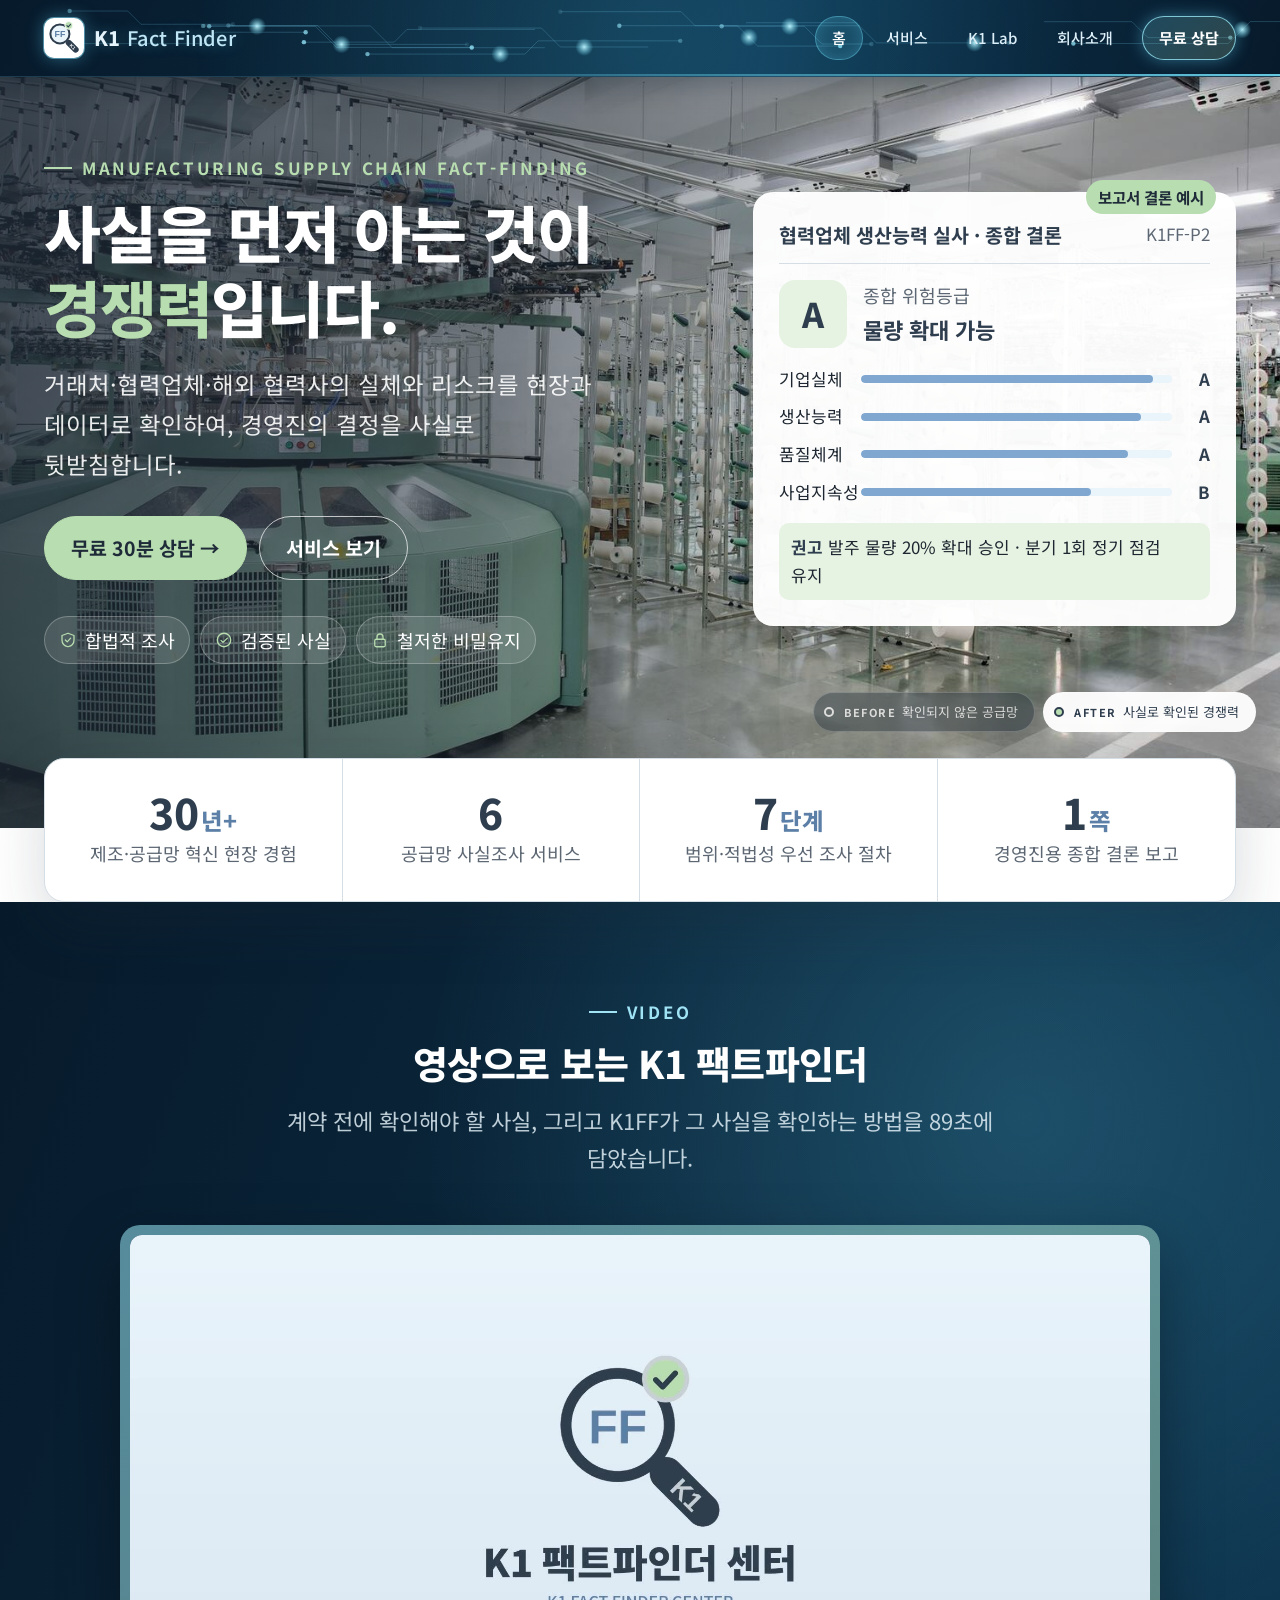
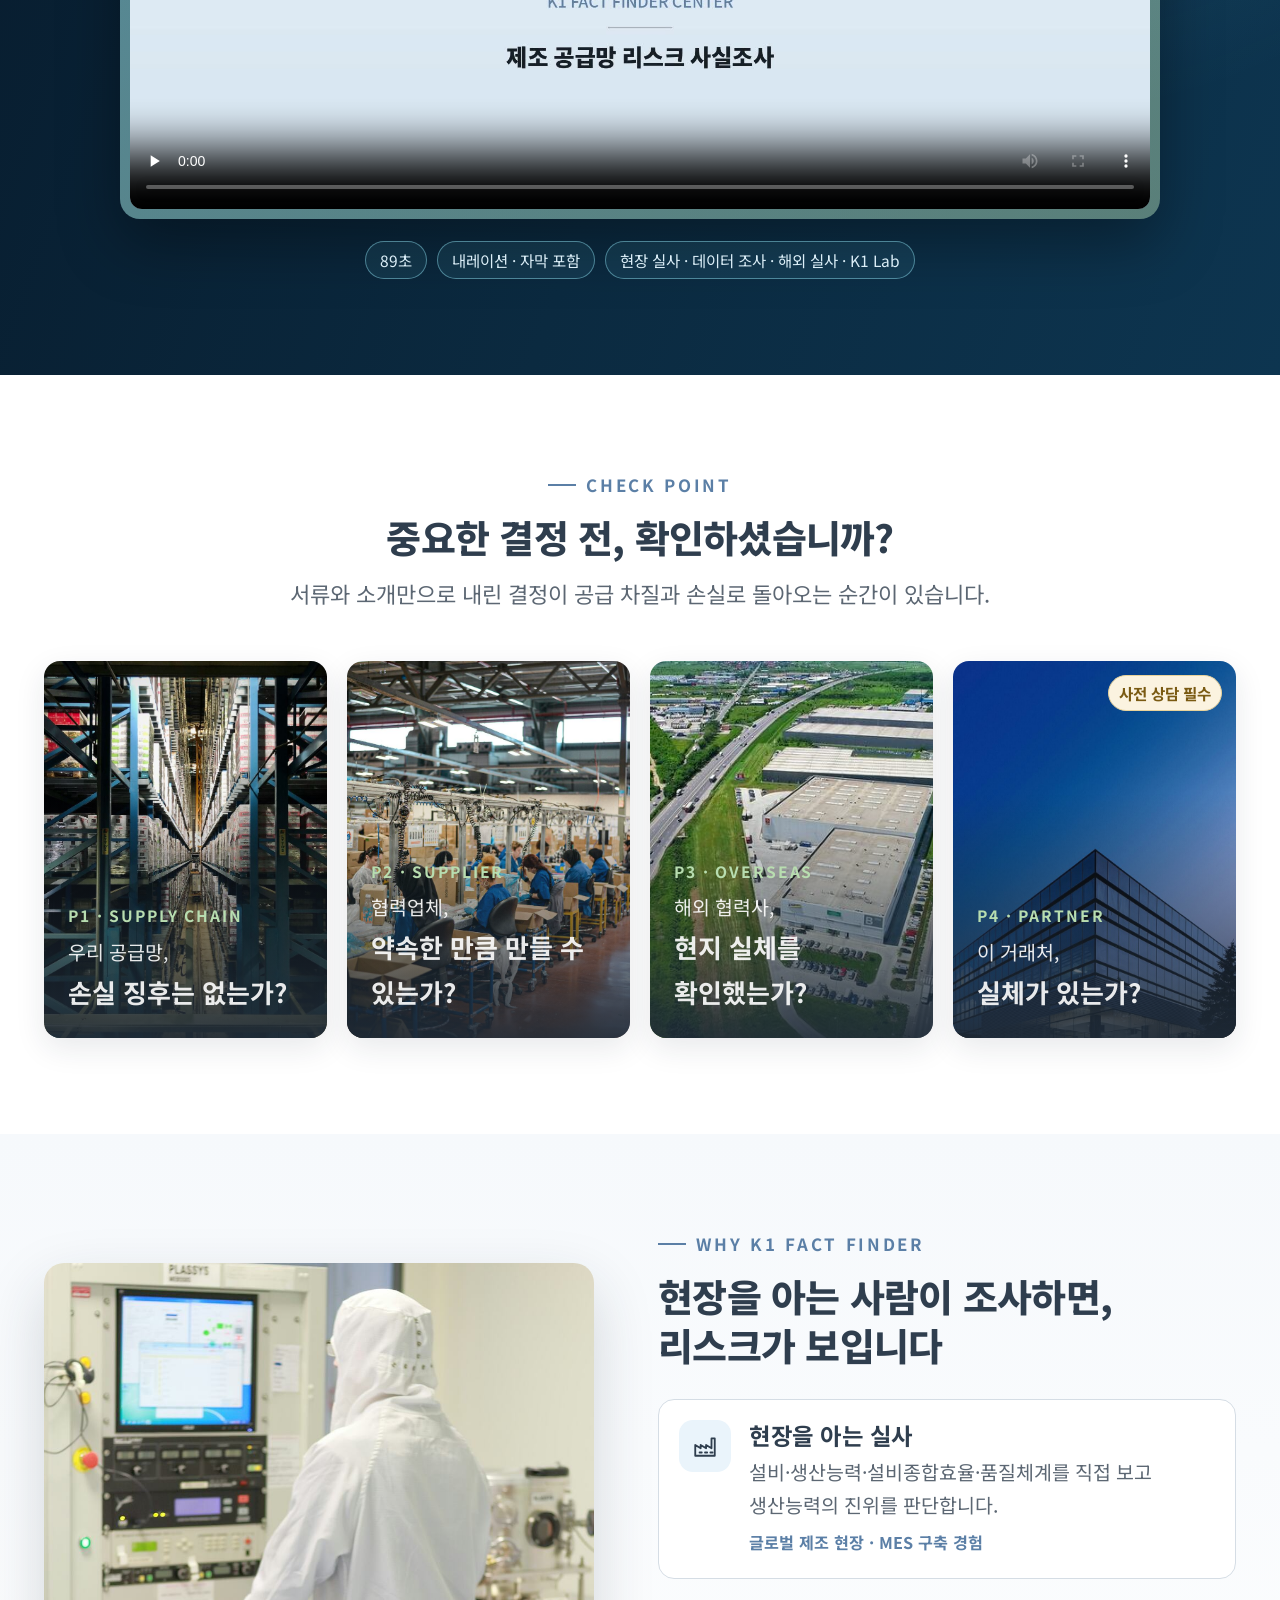
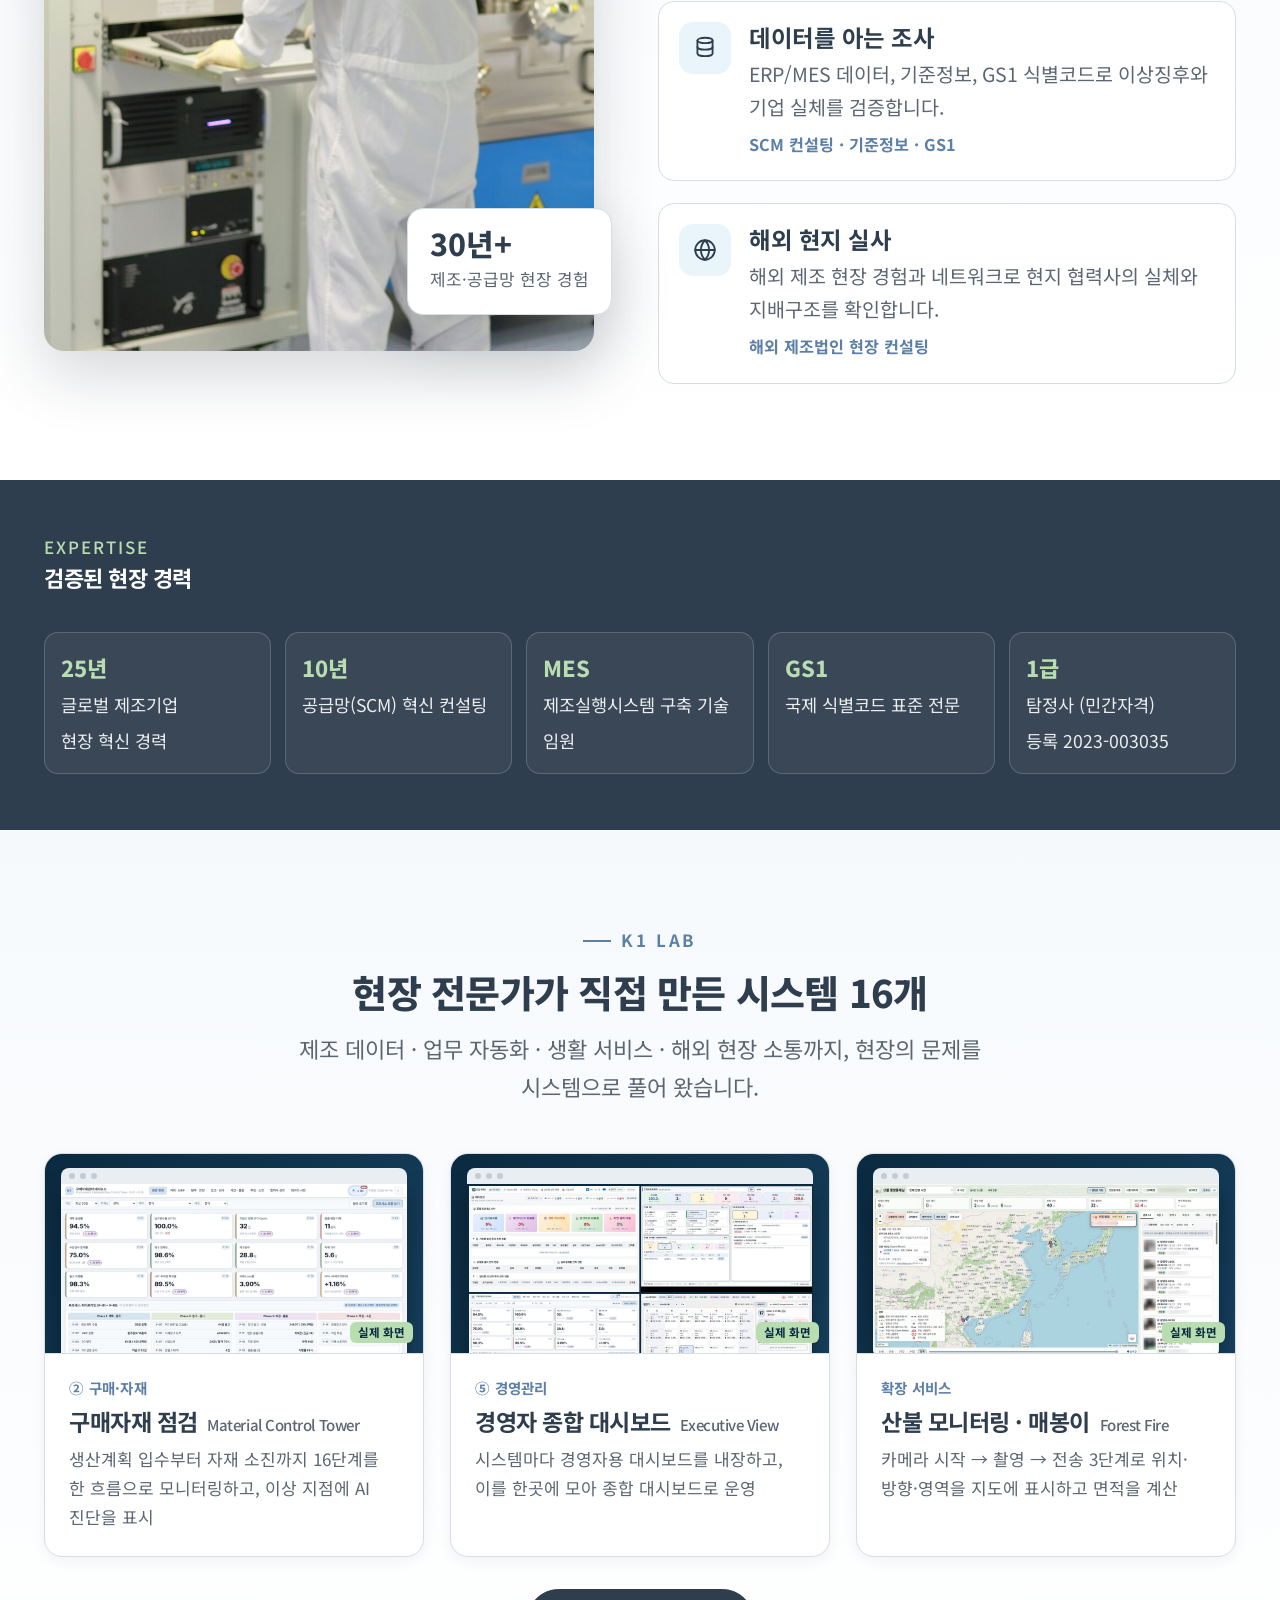
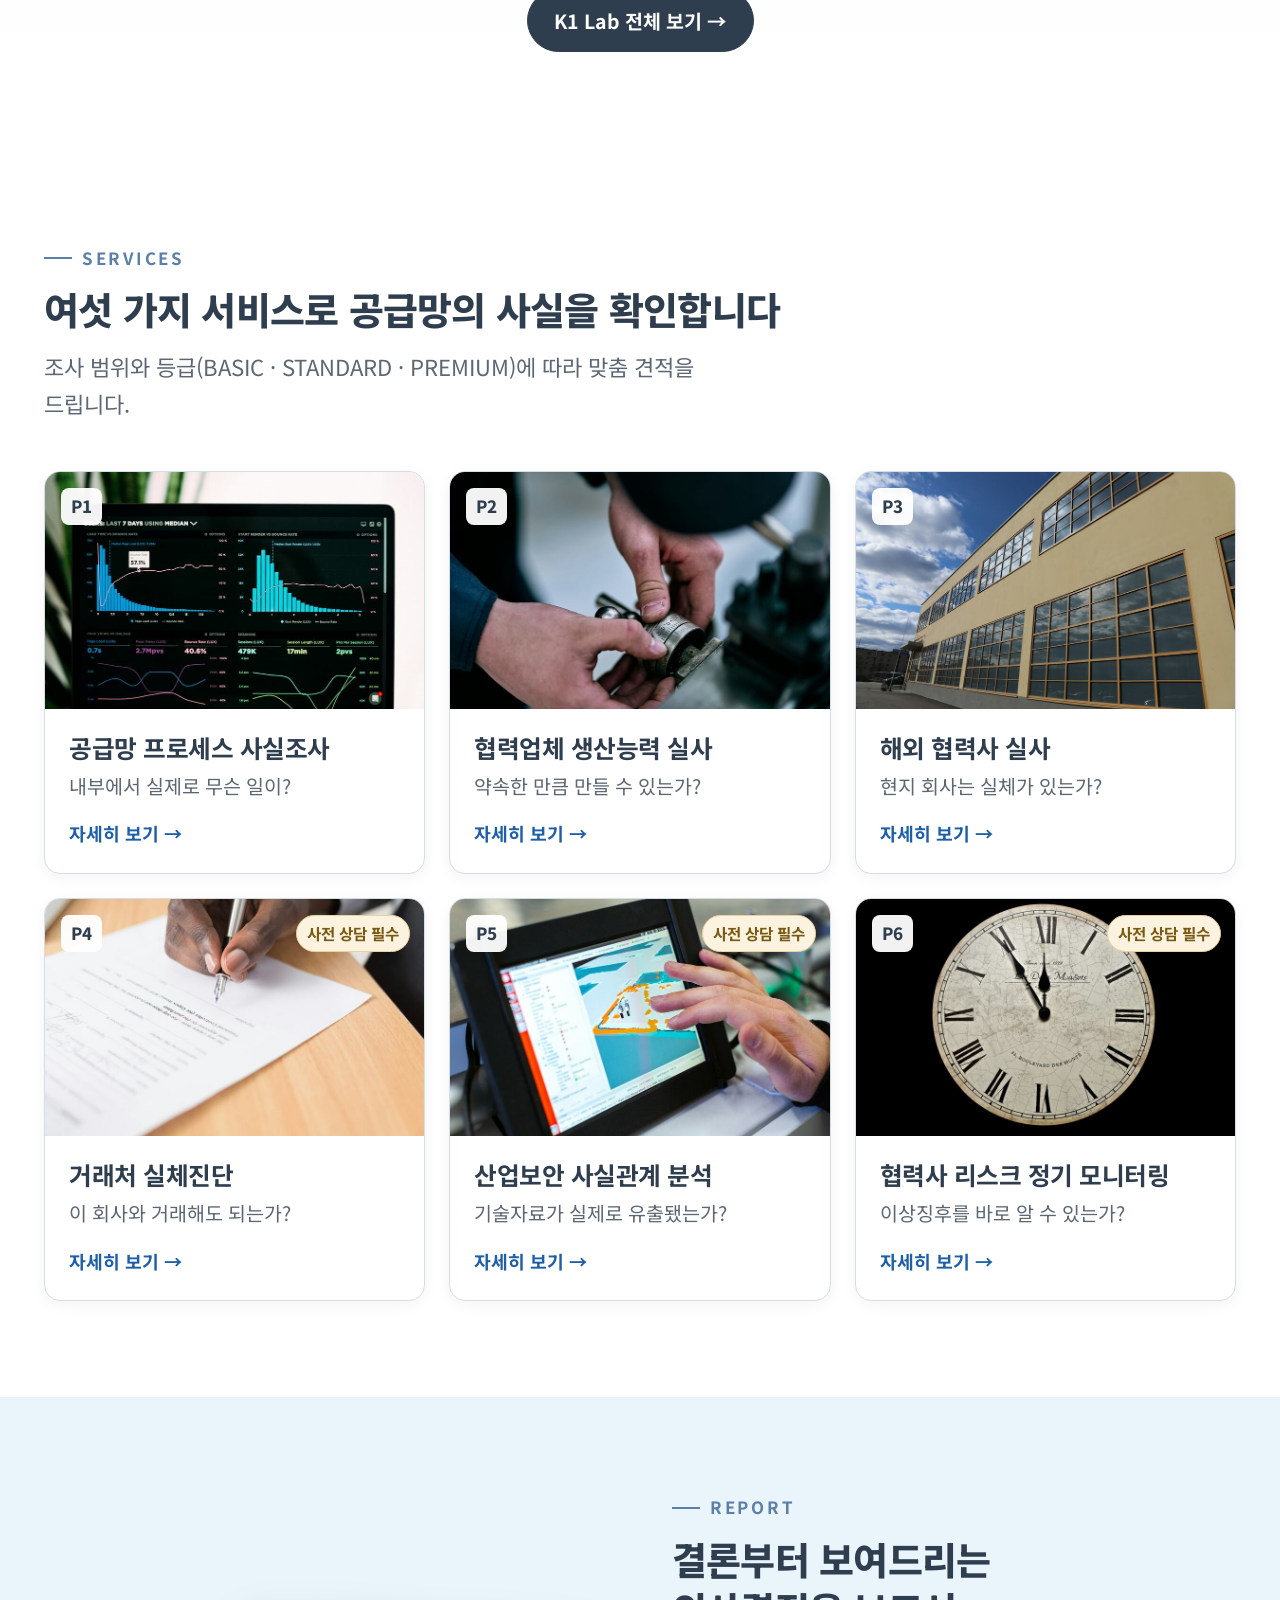
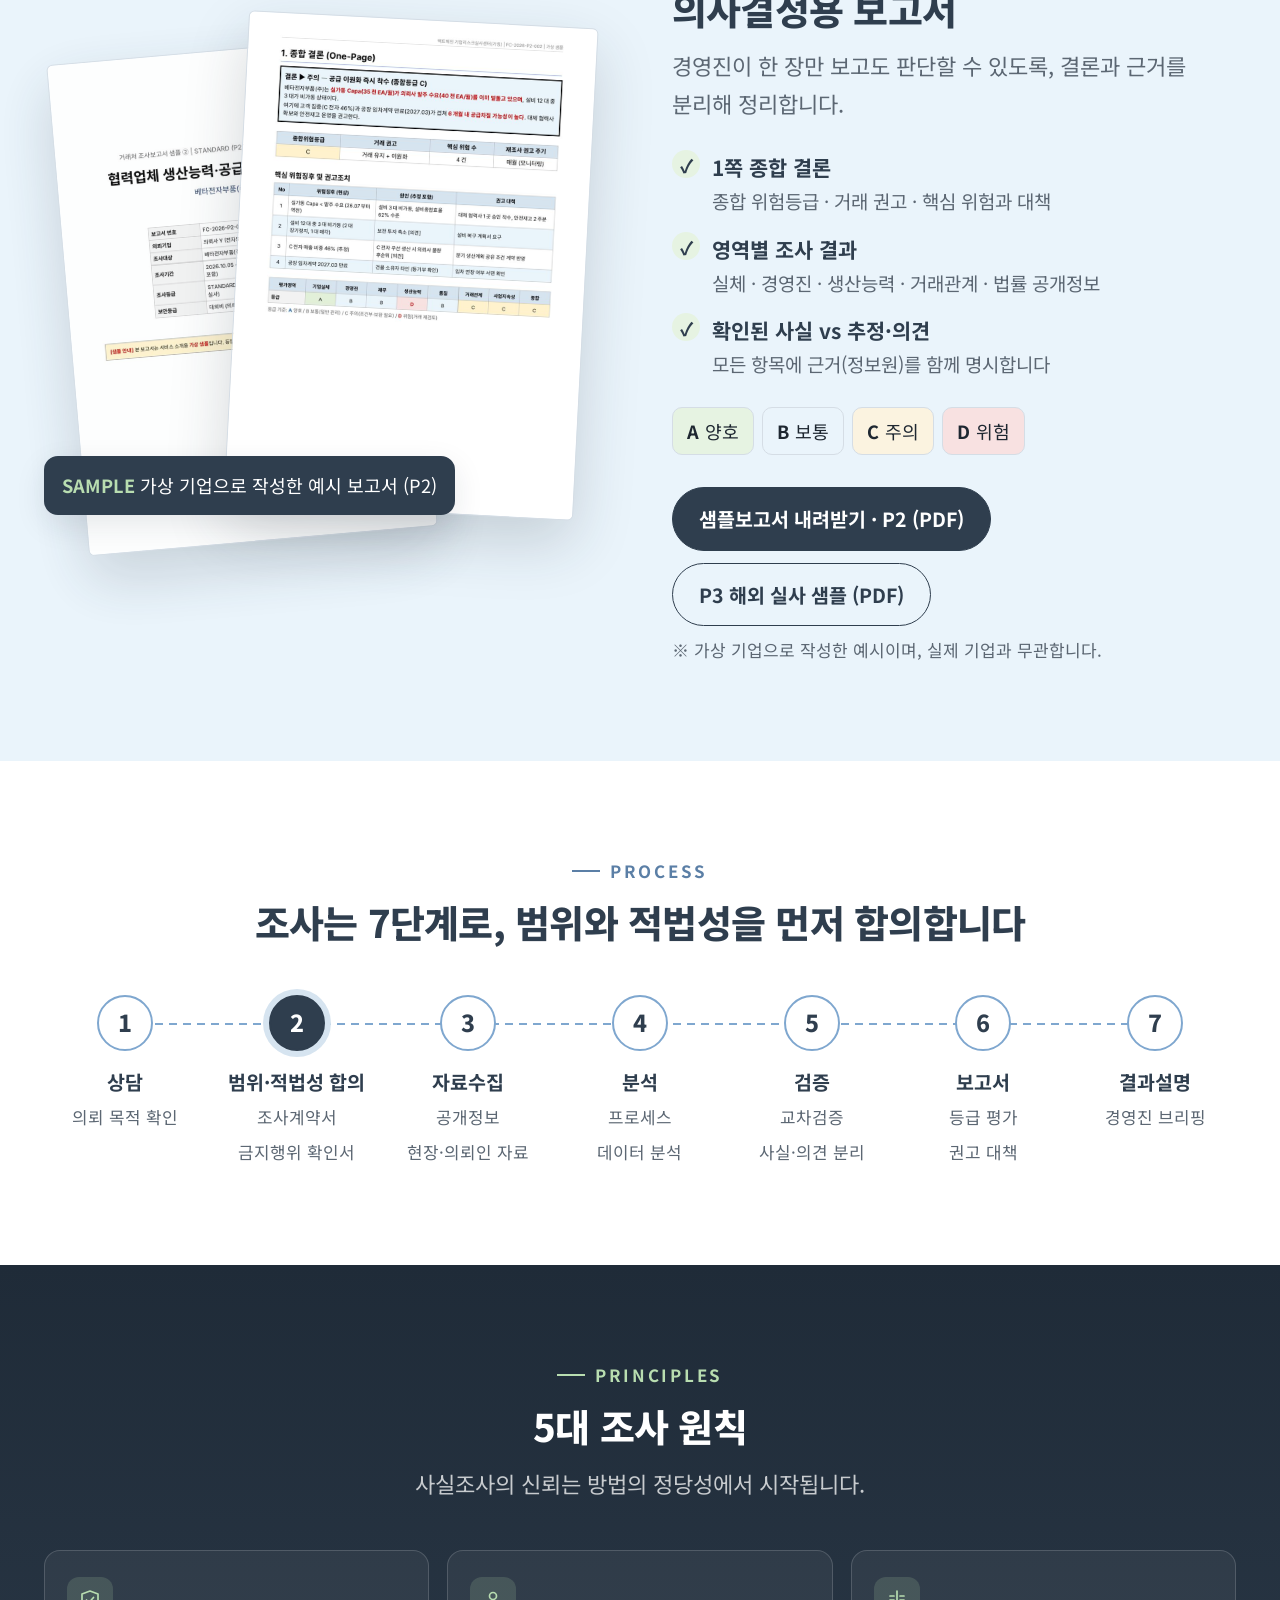
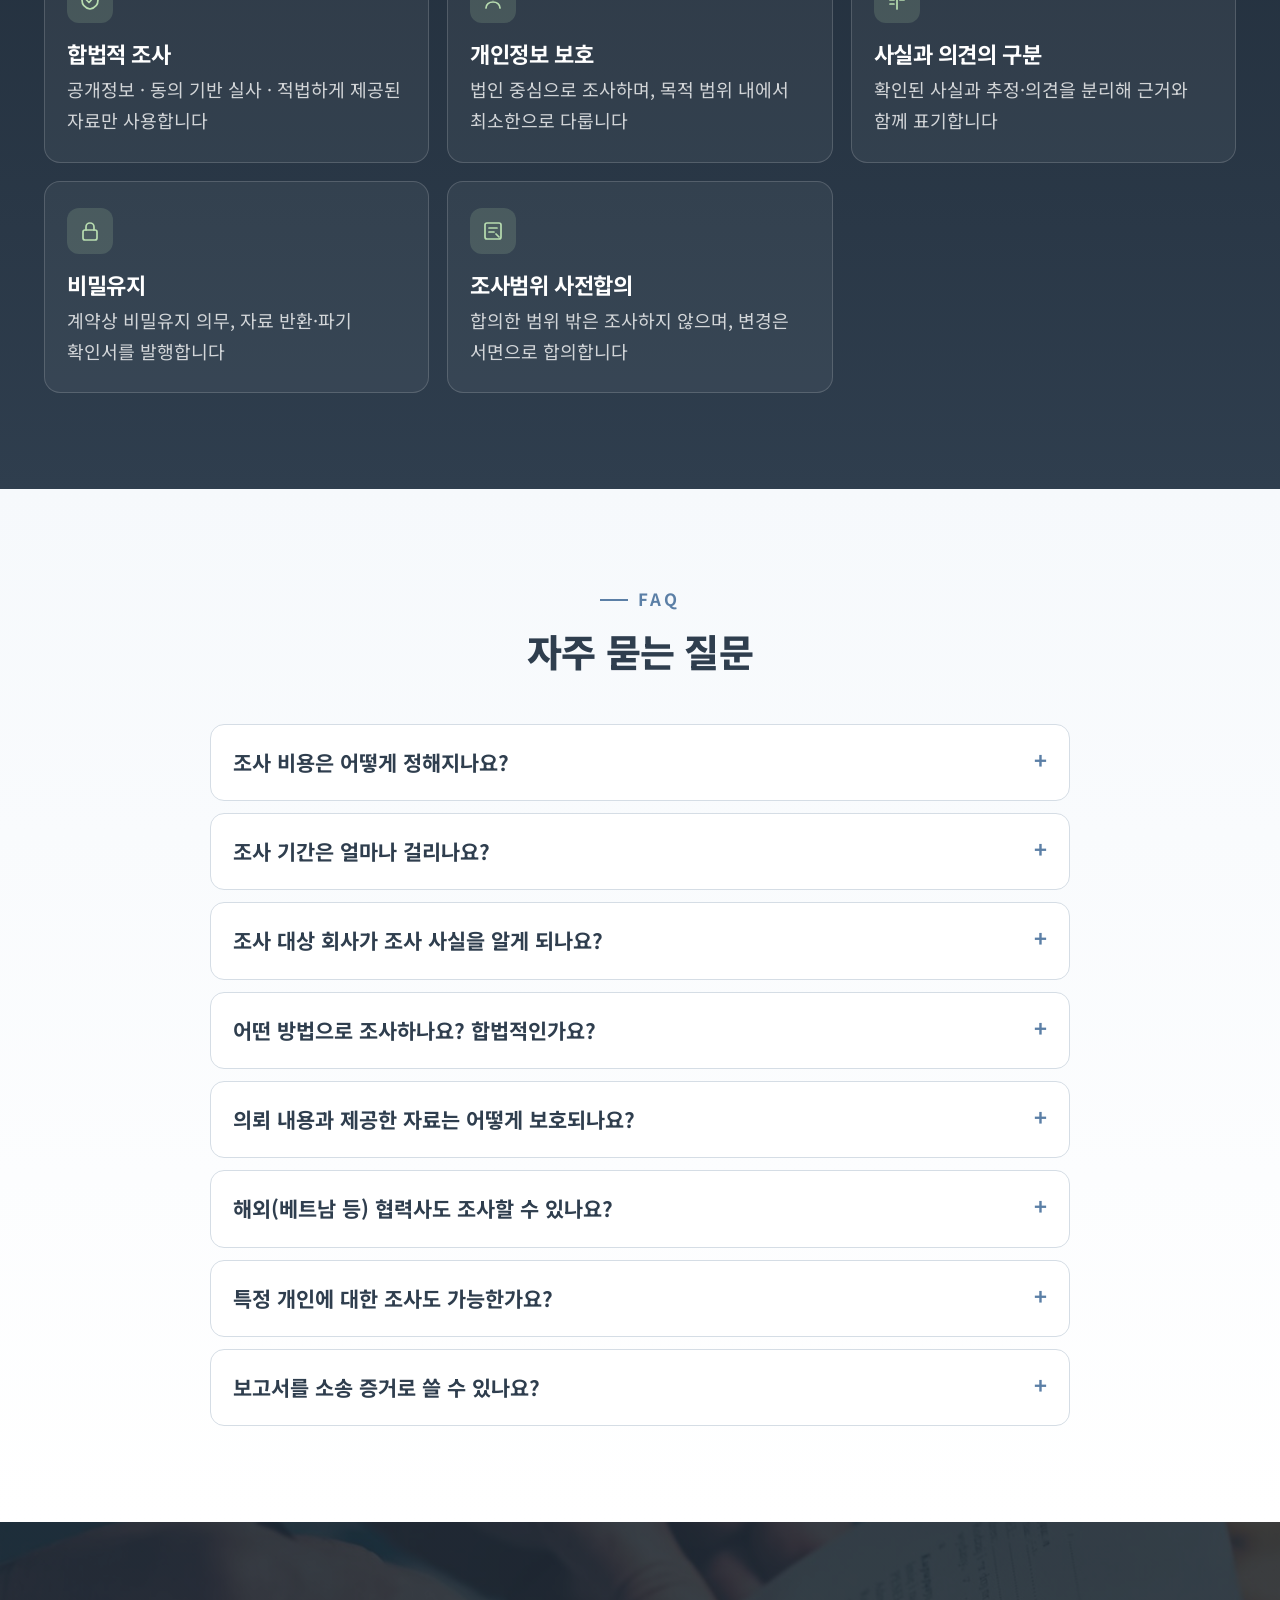
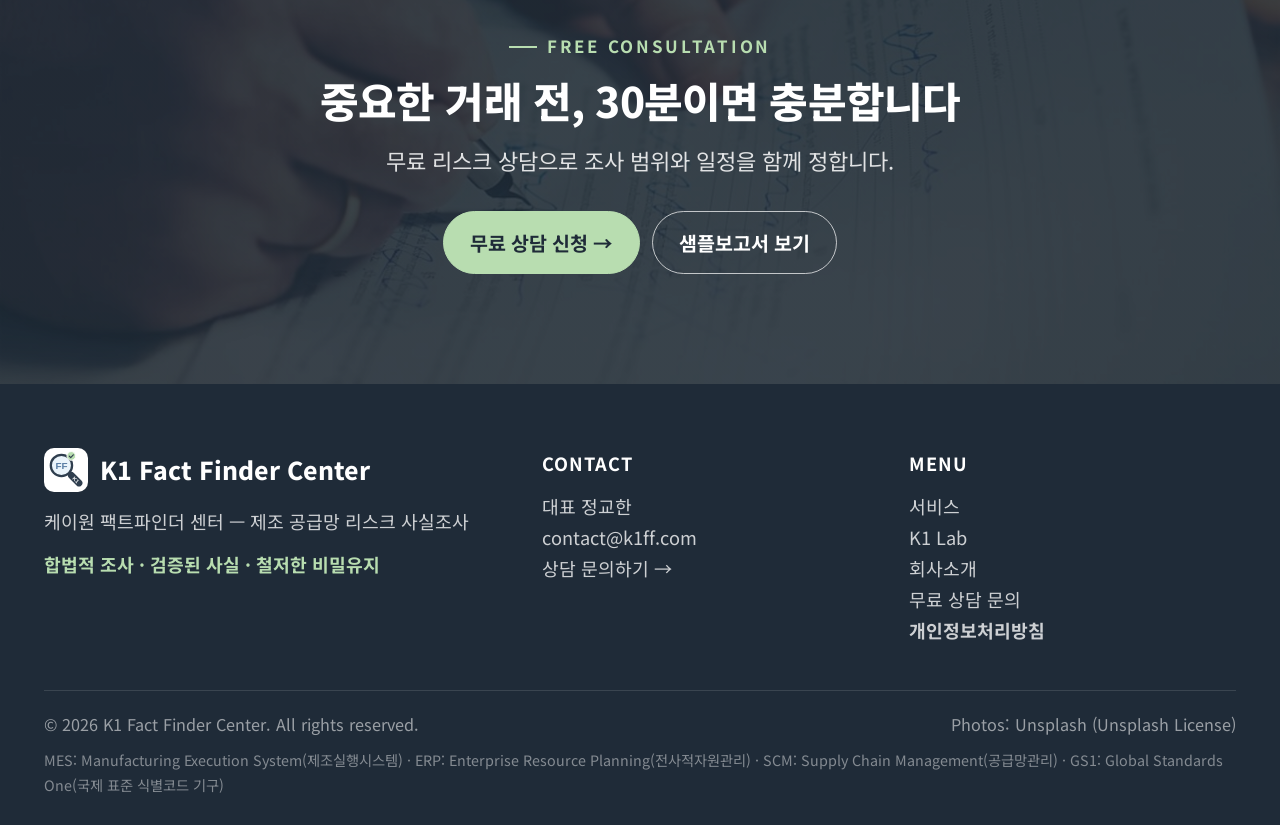
<file: index.html>
<!doctype html>
<html lang="ko">
<head>
<meta charset="utf-8">
<meta name="viewport" content="width=device-width, initial-scale=1">
<!-- 공개 전 검색 노출 차단: 정식 오픈 시 아래 한 줄 삭제 -->
<meta name="robots" content="noindex, nofollow">
<title>K1 Fact Finder Center | 제조 공급망 리스크 사실조사</title>
<meta name="description" content="K1 Fact Finder Center — 제조 공급망 리스크 사실조사. 거래처·협력업체·해외 협력사의 실체와 리스크를 현장과 데이터로 확인합니다.">
<link rel="icon" href="assets/favicon.svg" type="image/svg+xml">
<link rel="preconnect" href="https://fonts.googleapis.com">
<link rel="preconnect" href="https://fonts.gstatic.com" crossorigin>
<link href="https://fonts.googleapis.com/css2?family=Noto+Sans+KR:wght@400;500;700;800&display=swap" rel="stylesheet">
<link rel="stylesheet" href="css/style.css?v=20261119a">
</head>
<body class="pg-home">
<header class="site-header">
  <div class="wrap">
    <a class="brand" href="index.html"><img src="assets/logo-symbol.svg" alt="K1 Fact Finder 로고"><span class="brand-name">K1 <span>Fact Finder</span></span></a>
    <button class="nav-toggle" aria-label="메뉴 열기">메뉴</button>
    <nav class="nav"><a href="index.html">홈</a><a href="services.html">서비스</a><a href="lab.html">K1 Lab</a><a href="about.html">회사소개</a><a class="nav-cta" href="contact.html">무료 상담</a></nav>
  </div>
</header>
<main>

<section class="hero">
  <div class="hero-slides" aria-hidden="true"><div class="hs hs-before"></div><div class="hs hs-after"></div></div>
  <div class="hero-state" role="group" aria-label="첫 화면 사진 전환">
    <button class="hst" data-s="0"><i></i><span><b>BEFORE</b>확인되지 않은 공급망</span></button>
    <button class="hst" data-s="1"><i></i><span><b>AFTER</b>사실로 확인된 경쟁력</span></button>
  </div>
  <div class="wrap hero-grid">
    <div class="reveal">
      <p class="eyebrow">Manufacturing Supply Chain Fact-Finding</p>
      <h1>사실을 먼저 아는 것이<br><span class="hl">경쟁력</span>입니다.</h1>
      <p class="sub">거래처·협력업체·해외 협력사의 실체와 리스크를 현장과 데이터로 확인하여, 경영진의 결정을 사실로 뒷받침합니다.</p>
      <div class="btns"><a class="btn btn-mint" href="contact.html">무료 30분 상담 →</a><a class="btn btn-ghost" href="services.html">서비스 보기</a></div>
      <div class="trust-row"><span><svg viewBox="0 0 24 24" fill="none" stroke="currentColor" stroke-width="1.7" stroke-linecap="round" stroke-linejoin="round"><path d="M12 3l8 3v6c0 4.8-3.4 8-8 9-4.6-1-8-4.2-8-9V6z"/><path d="M8.5 12l2.5 2.5 4.5-5"/></svg>합법적 조사</span><span><svg viewBox="0 0 24 24" fill="none" stroke="currentColor" stroke-width="1.7" stroke-linecap="round" stroke-linejoin="round"><circle cx="12" cy="12" r="9"/><path d="M8 12.5l2.7 2.7L16.5 9.5"/></svg>검증된 사실</span><span><svg viewBox="0 0 24 24" fill="none" stroke="currentColor" stroke-width="1.7" stroke-linecap="round" stroke-linejoin="round"><rect x="5" y="11" width="14" height="10" rx="2"/><path d="M8 11V8a4 4 0 0 1 8 0v3"/></svg>철저한 비밀유지</span></div>
    </div>
    <div class="reveal d2">
      <div class="rcard" aria-label="보고서 결론 예시">
        <span class="tag">보고서 결론 예시</span>
        <div class="rc-h"><b>협력업체 생산능력 실사 · 종합 결론</b><span>K1FF-P2</span></div>
        <div class="rc-grade"><div class="g g-a-big">A</div><p>종합 위험등급<b>물량 확대 가능</b></p></div>
        <div class="rc-bars">
          <div>기업실체<i style="--w:94%"></i><em>A</em></div>
          <div>생산능력<i style="--w:90%"></i><em>A</em></div>
          <div>품질체계<i style="--w:86%"></i><em>A</em></div>
          <div>사업지속성<i style="--w:74%"></i><em>B</em></div>
        </div>
        <div class="rc-note"><b>권고</b> 발주 물량 20% 확대 승인 · 분기 1회 정기 점검 유지</div>
      </div>
    </div>
  </div>
</section>

<section class="stats"><div class="wrap"><div class="stat-grid reveal">
  <div class="stat"><b>30<small>년+</small></b><span>제조·공급망 혁신 현장 경험</span></div>
  <div class="stat"><b>6</b><span>공급망 사실조사 서비스</span></div>
  <div class="stat"><b>7<small>단계</small></b><span>범위·적법성 우선 조사 절차</span></div>
  <div class="stat"><b>1<small>쪽</small></b><span>경영진용 종합 결론 보고</span></div>
</div></div></section>
<section class="promo" id="video"><div class="wrap">
  <div class="section-head center"><p class="eyebrow">Video</p><h2>영상으로 보는 K1 팩트파인더</h2>
  <p class="lead">계약 전에 확인해야 할 사실, 그리고 K1FF가 그 사실을 확인하는 방법을 89초에 담았습니다.</p></div>
  <div class="pv-wrap reveal"><video class="pv" controls playsinline preload="none" data-h="assets/video/k1ff_promo_h.mp4" data-v="assets/video/k1ff_promo_v.mp4" data-poster-h="assets/video/poster_h.jpg" data-poster-v="assets/video/poster_v.jpg" poster="assets/video/poster_h.jpg" aria-label="K1 팩트파인더 센터 홍보영상"></video></div>
  <div class="pv-meta"><span>89초</span><span>내레이션 · 자막 포함</span><span>현장 실사 · 데이터 조사 · 해외 실사 · K1 Lab</span></div>
</div></section>


<section>
  <div class="wrap">
    <div class="section-head center"><p class="eyebrow">Check Point</p><h2>중요한 결정 전, 확인하셨습니까?</h2><p class="lead">서류와 소개만으로 내린 결정이 공급 차질과 손실로 돌아오는 순간이 있습니다.</p></div>
    <div class="grid-4">
      <a class="pcard reveal" href="services.html#p1"><img src="assets/img/q-supplychain.jpg" alt="물류창고" loading="lazy"><div class="ov"><span class="k">P1 · SUPPLY CHAIN</span><p>우리 공급망,<b>손실 징후는 없는가?</b></p></div></a>
      <a class="pcard reveal d1" href="services.html#p2"><img src="assets/img/q-supplier.jpg" alt="제조 조립라인" loading="lazy"><div class="ov"><span class="k">P2 · SUPPLIER</span><p>협력업체,<b>약속한 만큼 만들 수 있는가?</b></p></div></a>
      <a class="pcard reveal d2" href="services.html#p3"><img src="assets/img/q-overseas.jpg" alt="해외 산업단지 항공사진" loading="lazy"><div class="ov"><span class="k">P3 · OVERSEAS</span><p>해외 협력사,<b>현지 실체를 확인했는가?</b></p></div></a>
      <a class="pcard reveal d3" href="services.html#p4"><img src="assets/img/q-partner.jpg" alt="사무실 건물" loading="lazy"><div class="ov"><span class="k">P4 · PARTNER</span><span class="pre" style="position:absolute;top:14px;right:14px">사전 상담 필수</span><p>이 거래처,<b>실체가 있는가?</b></p></div></a>
    </div>
  </div>
</section>

<section class="bg-soft">
  <div class="wrap split">
    <div class="s-img reveal"><img src="assets/img/why-field.jpg" alt="클린룸 설비 제어반 앞의 작업자" loading="lazy"><div class="badge-f"><b>30년+</b><span>제조·공급망 현장 경험</span></div></div>
    <div class="reveal d1">
      <p class="eyebrow">Why K1 Fact Finder</p>
      <h2>현장을 아는 사람이 조사하면,<br>리스크가 보입니다</h2>
      <ul class="feat">
        <li><span class="ic"><svg viewBox="0 0 24 24" fill="none" stroke="currentColor" stroke-width="1.7" stroke-linecap="round" stroke-linejoin="round"><path d="M3 21V11l5 3v-3l5 3v-3l5 3V5h3v16z"/><path d="M7 18h2M12 18h2M17 18h2"/></svg></span><div><h3>현장을 아는 실사</h3><p>설비·생산능력·설비종합효율·품질체계를 직접 보고 생산능력의 진위를 판단합니다.</p><small>글로벌 제조 현장 · MES 구축 경험</small></div></li>
        <li><span class="ic"><svg viewBox="0 0 24 24" fill="none" stroke="currentColor" stroke-width="1.7" stroke-linecap="round" stroke-linejoin="round"><ellipse cx="12" cy="5" rx="7" ry="2.5"/><path d="M5 5v6c0 1.4 3.1 2.5 7 2.5s7-1.1 7-2.5V5"/><path d="M5 11v6c0 1.4 3.1 2.5 7 2.5s7-1.1 7-2.5v-6"/></svg></span><div><h3>데이터를 아는 조사</h3><p>ERP/MES 데이터, 기준정보, GS1 식별코드로 이상징후와 기업 실체를 검증합니다.</p><small>SCM 컨설팅 · 기준정보 · GS1</small></div></li>
        <li><span class="ic"><svg viewBox="0 0 24 24" fill="none" stroke="currentColor" stroke-width="1.7" stroke-linecap="round" stroke-linejoin="round"><circle cx="12" cy="12" r="9"/><path d="M3 12h18M12 3c2.5 2.6 3.8 5.6 3.8 9S14.5 18.4 12 21c-2.5-2.6-3.8-5.6-3.8-9S9.5 5.6 12 3z"/></svg></span><div><h3>해외 현지 실사</h3><p>해외 제조 현장 경험과 네트워크로 현지 협력사의 실체와 지배구조를 확인합니다.</p><small>해외 제조법인 현장 컨설팅</small></div></li>
      </ul>
    </div>
  </div>
</section>

<section class="cred"><div class="wrap">
  <h3><small>EXPERTISE</small>검증된 현장 경력</h3>
  <div class="cred-list">
    <div><b>25년</b><span>글로벌 제조기업<br>현장 혁신 경력</span></div>
    <div><b>10년</b><span>공급망(SCM) 혁신 컨설팅</span></div>
    <div><b>MES</b><span>제조실행시스템 구축 기술 임원</span></div>
    <div><b>GS1</b><span>국제 식별코드 표준 전문</span></div>
    <div><b>1급</b><span>탐정사 (민간자격)<br>등록 2023-003035</span></div>
  </div>
</div></section>
<section class="bg-soft lab-home" id="lab"><div class="wrap">
  <div class="section-head center"><p class="eyebrow">K1 Lab</p><h2>현장 전문가가 직접 만든 시스템 16개</h2>
  <p class="lead">제조 데이터 · 업무 자동화 · 생활 서비스 · 해외 현장 소통까지, 현장의 문제를 시스템으로 풀어 왔습니다.</p></div>
  <div class="lab-grid three"><article class="lab-card sm reveal"><button class="shot shot-d" data-src="assets/img/lab/procure.jpg" aria-label="구매자재 점검 실제 화면 크게 보기"><span class="bar"><i></i><i></i><i></i></span><img src="assets/img/lab/procure.jpg" alt="구매자재 점검 실제 화면" loading="lazy"><em>실제 화면</em></button><div class="lab-body"><p class="lab-g">② 구매·자재</p><h3>구매자재 점검 <small>Material Control Tower</small></h3><p class="lab-s">생산계획 입수부터 자재 소진까지 16단계를 한 흐름으로 모니터링하고, 이상 지점에 AI 진단을 표시</p></div></article><article class="lab-card sm reveal"><button class="shot shot-d" data-src="assets/img/lab/exec2.jpg" aria-label="경영자 종합 대시보드 실제 화면 크게 보기"><span class="bar"><i></i><i></i><i></i></span><img src="assets/img/lab/exec2.jpg" alt="경영자 종합 대시보드 실제 화면" loading="lazy"><em>실제 화면</em></button><div class="lab-body"><p class="lab-g">⑤ 경영관리</p><h3>경영자 종합 대시보드 <small>Executive View</small></h3><p class="lab-s">시스템마다 경영자용 대시보드를 내장하고, 이를 한곳에 모아 종합 대시보드로 운영</p></div></article><article class="lab-card sm reveal"><button class="shot shot-d" data-src="assets/img/lab/fire2.jpg" aria-label="산불 모니터링 · 매봉이 실제 화면 크게 보기"><span class="bar"><i></i><i></i><i></i></span><img src="assets/img/lab/fire2.jpg" alt="산불 모니터링 · 매봉이 실제 화면" loading="lazy"><em>실제 화면</em></button><div class="lab-body"><p class="lab-g">확장 서비스</p><h3>산불 모니터링 · 매봉이 <small>Forest Fire</small></h3><p class="lab-s">카메라 시작 → 촬영 → 전송 3단계로 위치·방향·영역을 지도에 표시하고 면적을 계산</p></div></article></div>
  <div class="btns" style="justify-content:center"><a class="btn btn-primary" href="lab.html">K1 Lab 전체 보기 →</a></div>
</div></section>


<section>
  <div class="wrap">
    <div class="section-head"><p class="eyebrow">Services</p><h2>여섯 가지 서비스로 공급망의 사실을 확인합니다</h2><p class="lead">조사 범위와 등급(BASIC · STANDARD · PREMIUM)에 따라 맞춤 견적을 드립니다.</p></div>
    <div class="grid-3">
      <a class="scard reveal d0" href="services.html#p1"><div class="im"><img src="assets/img/svc-p4.jpg" alt="공급망 프로세스 사실조사" loading="lazy"><span class="pn">P1</span></div><div class="bd"><h3>공급망 프로세스 사실조사</h3><p class="q">내부에서 실제로 무슨 일이?</p><span class="go">자세히 보기 →</span></div></a>
      <a class="scard reveal d1" href="services.html#p2"><div class="im"><img src="assets/img/svc-p2.jpg" alt="협력업체 생산능력 실사" loading="lazy"><span class="pn">P2</span></div><div class="bd"><h3>협력업체 생산능력 실사</h3><p class="q">약속한 만큼 만들 수 있는가?</p><span class="go">자세히 보기 →</span></div></a>
      <a class="scard reveal d2" href="services.html#p3"><div class="im"><img src="assets/img/svc-p3.jpg" alt="해외 협력사 실사" loading="lazy"><span class="pn">P3</span></div><div class="bd"><h3>해외 협력사 실사</h3><p class="q">현지 회사는 실체가 있는가?</p><span class="go">자세히 보기 →</span></div></a>
      <a class="scard reveal d0" href="services.html#p4"><div class="im"><img src="assets/img/svc-p1.jpg" alt="거래처 실체진단" loading="lazy"><span class="pn">P4</span><span class="pre">사전 상담 필수</span></div><div class="bd"><h3>거래처 실체진단</h3><p class="q">이 회사와 거래해도 되는가?</p><span class="go">자세히 보기 →</span></div></a>
      <a class="scard reveal d1" href="services.html#p5"><div class="im"><img src="assets/img/svc-p5.jpg" alt="산업보안 사실관계 분석" loading="lazy"><span class="pn">P5</span><span class="pre">사전 상담 필수</span></div><div class="bd"><h3>산업보안 사실관계 분석</h3><p class="q">기술자료가 실제로 유출됐는가?</p><span class="go">자세히 보기 →</span></div></a>
      <a class="scard reveal d2" href="services.html#p6"><div class="im"><img src="assets/img/svc-p6.jpg" alt="협력사 리스크 정기 모니터링" loading="lazy"><span class="pn">P6</span><span class="pre">사전 상담 필수</span></div><div class="bd"><h3>협력사 리스크 정기 모니터링</h3><p class="q">이상징후를 바로 알 수 있는가?</p><span class="go">자세히 보기 →</span></div></a>
    </div>
  </div>
</section>

<section class="bg-mist" id="report">
  <div class="wrap report">
    <div class="papers reveal">
      <img class="p1" src="assets/img/report-p1.jpg" alt="샘플 보고서 표지" width="900" height="1272">
      <img class="p2" src="assets/img/report-p2.jpg" alt="샘플 보고서 종합 결론 페이지" width="900" height="1272">
      <div class="stamp"><b>SAMPLE</b> 가상 기업으로 작성한 예시 보고서 (P2)</div>
    </div>
    <div class="reveal d1">
      <p class="eyebrow">Report</p>
      <h2>결론부터 보여드리는<br>의사결정용 보고서</h2>
      <p class="lead">경영진이 한 장만 보고도 판단할 수 있도록, 결론과 근거를 분리해 정리합니다.</p>
      <ul class="check">
        <li><div><b>1쪽 종합 결론</b><span>종합 위험등급 · 거래 권고 · 핵심 위험과 대책</span></div></li>
        <li><div><b>영역별 조사 결과</b><span>실체 · 경영진 · 생산능력 · 거래관계 · 법률 공개정보</span></div></li>
        <li><div><b>확인된 사실 vs 추정·의견</b><span>모든 항목에 근거(정보원)를 함께 명시합니다</span></div></li>
      </ul>
      <div class="grade-row"><span class="grade g-a"><b>A</b>양호</span><span class="grade g-b"><b>B</b>보통</span><span class="grade g-c"><b>C</b>주의</span><span class="grade g-d"><b>D</b>위험</span></div>
      <div class="btns"><a class="btn btn-primary" href="assets/sample/K1FF_sample_P2_supplier_capacity.pdf" target="_blank" rel="noopener">샘플보고서 내려받기 · P2 (PDF)</a><a class="btn" href="assets/sample/K1FF_sample_P3_overseas.pdf" target="_blank" rel="noopener">P3 해외 실사 샘플 (PDF)</a></div>
      <p class="muted" style="font-size:17px;margin-top:10px">※ 가상 기업으로 작성한 예시이며, 실제 기업과 무관합니다.</p>
    </div>
  </div>
</section>

<section>
  <div class="wrap">
    <div class="section-head center"><p class="eyebrow">Process</p><h2>조사는 7단계로, 범위와 적법성을 먼저 합의합니다</h2></div>
    <div class="steps"><div class="step reveal"><div class="dot">1</div><b>상담</b><span>의뢰 목적 확인</span></div><div class="step key reveal"><div class="dot">2</div><b>범위·적법성 합의</b><span>조사계약서<br>금지행위 확인서</span></div><div class="step reveal"><div class="dot">3</div><b>자료수집</b><span>공개정보<br>현장·의뢰인 자료</span></div><div class="step reveal"><div class="dot">4</div><b>분석</b><span>프로세스<br>데이터 분석</span></div><div class="step reveal"><div class="dot">5</div><b>검증</b><span>교차검증<br>사실·의견 분리</span></div><div class="step reveal"><div class="dot">6</div><b>보고서</b><span>등급 평가<br>권고 대책</span></div><div class="step reveal"><div class="dot">7</div><b>결과설명</b><span>경영진 브리핑</span></div></div>
  </div>
</section>

<section class="dark">
  <div class="wrap">
    <div class="section-head center"><p class="eyebrow">Principles</p><h2>5대 조사 원칙</h2><p class="lead">사실조사의 신뢰는 방법의 정당성에서 시작됩니다.</p></div>
    <div class="pr-grid"><div class="pr reveal d0"><div class="ic"><svg viewBox="0 0 24 24" fill="none" stroke="currentColor" stroke-width="1.7" stroke-linecap="round" stroke-linejoin="round"><path d="M12 3l8 3v6c0 4.8-3.4 8-8 9-4.6-1-8-4.2-8-9V6z"/><path d="M8.5 12l2.5 2.5 4.5-5"/></svg></div><h3>합법적 조사</h3><p>공개정보 · 동의 기반 실사 · 적법하게 제공된 자료만 사용합니다</p></div><div class="pr reveal d1"><div class="ic"><svg viewBox="0 0 24 24" fill="none" stroke="currentColor" stroke-width="1.7" stroke-linecap="round" stroke-linejoin="round"><circle cx="12" cy="8" r="3.5"/><path d="M5 20c0-3.6 3.1-6 7-6s7 2.4 7 6"/></svg></div><h3>개인정보 보호</h3><p>법인 중심으로 조사하며, 목적 범위 내에서 최소한으로 다룹니다</p></div><div class="pr reveal d2"><div class="ic"><svg viewBox="0 0 24 24" fill="none" stroke="currentColor" stroke-width="1.7" stroke-linecap="round" stroke-linejoin="round"><path d="M12 3v18"/><path d="M5 8h4M5 12h4M15 8h4M15 12h4M5 16h4"/></svg></div><h3>사실과 의견의 구분</h3><p>확인된 사실과 추정·의견을 분리해 근거와 함께 표기합니다</p></div><div class="pr reveal d3"><div class="ic"><svg viewBox="0 0 24 24" fill="none" stroke="currentColor" stroke-width="1.7" stroke-linecap="round" stroke-linejoin="round"><rect x="5" y="11" width="14" height="10" rx="2"/><path d="M8 11V8a4 4 0 0 1 8 0v3"/></svg></div><h3>비밀유지</h3><p>계약상 비밀유지 의무, 자료 반환·파기 확인서를 발행합니다</p></div><div class="pr reveal d0"><div class="ic"><svg viewBox="0 0 24 24" fill="none" stroke="currentColor" stroke-width="1.7" stroke-linecap="round" stroke-linejoin="round"><rect x="4" y="4" width="16" height="16" rx="2"/><path d="M8 9h8M8 13h5"/><path d="M15 15l3 3"/></svg></div><h3>조사범위 사전합의</h3><p>합의한 범위 밖은 조사하지 않으며, 변경은 서면으로 합의합니다</p></div></div>
  </div>
</section>
<section class="bg-soft" id="faq"><div class="wrap">
  <div class="section-head center"><p class="eyebrow">FAQ</p><h2>자주 묻는 질문</h2></div>
  <div class="faq"><details class="reveal"><summary>조사 비용은 어떻게 정해지나요?</summary><p>조사 범위 · 등급(BASIC · STANDARD · PREMIUM) · 지역에 따라 달라집니다. 무료 30분 상담에서 목적을 확인한 뒤 항목 · 기간 · 비용을 서면 견적으로 드립니다. 출장 · 통번역 · 외부 전문가 비용은 별도입니다.</p></details><details class="reveal"><summary>조사 기간은 얼마나 걸리나요?</summary><p>협력업체 생산능력 실사는 약 10영업일(현장실사 포함), 해외 협력사 실사는 약 15영업일(현지 방문 포함)이 기준입니다. 공급망 프로세스 사실조사는 데이터 범위에 따라 협의합니다.</p></details><details class="reveal"><summary>조사 대상 회사가 조사 사실을 알게 되나요?</summary><p>공개정보 조사는 대상에게 알리지 않고 진행합니다. 현장실사는 대상 회사의 동의와 협조를 받아 진행하며, 신분을 속이는 위장 · 잠입 방식은 사용하지 않습니다.</p></details><details class="reveal"><summary>어떤 방법으로 조사하나요? 합법적인가요?</summary><p>공개정보 · 동의 기반 현장실사 · 의뢰인이 적법하게 보유한 자료만 사용합니다. 미행 · 위치추적 · 감청 · 무단 전산 접속 등 위법한 방법은 일절 사용하지 않으며, 조사 범위와 적법성을 계약 전에 서면으로 합의합니다.</p></details><details class="reveal"><summary>의뢰 내용과 제공한 자료는 어떻게 보호되나요?</summary><p>계약서에 비밀유지 의무를 명시하고, 조사 종료 후 요청 시 자료를 반환 · 파기하고 파기 확인서를 발행합니다. 첫 문의 단계에서는 민감한 내부자료를 보내지 않으셔도 됩니다.</p></details><details class="reveal"><summary>해외(베트남 등) 협력사도 조사할 수 있나요?</summary><p>가능합니다. 해외 제조법인 현장 경험과 현지 네트워크를 바탕으로 현지 기업등록 · 지배구조 확인과 현장 방문 실사를 수행합니다.</p></details><details class="reveal"><summary>특정 개인에 대한 조사도 가능한가요?</summary><p>아니요. 특정 개인의 소재 · 연락처 탐지나 사생활 조사는 하지 않습니다. 조사는 법인(기업)과 그 사업 활동을 중심으로 합니다.</p></details><details class="reveal"><summary>보고서를 소송 증거로 쓸 수 있나요?</summary><p>보고서는 확인된 사실과 추정 · 의견을 구분해 정리한 사실관계 보고서입니다. 법적 판단과 증거능력은 변호사의 검토가 필요하며, 필요 시 변호사 · 전문기관과 협업합니다.</p></details></div>
</div></section>
<section class="cta"><div class="wrap reveal">
  <p class="eyebrow" style="justify-content:center;color:#B8DDB0">Free Consultation</p>
  <h2>중요한 거래 전, 30분이면 충분합니다</h2>
  <p class="lead">무료 리스크 상담으로 조사 범위와 일정을 함께 정합니다.</p>
  <div class="btns"><a class="btn btn-mint" href="contact.html">무료 상담 신청 →</a><a class="btn btn-ghost" href="index.html#report">샘플보고서 보기</a></div>
</div></section>
</main>
<footer class="site-footer">
  <div class="wrap">
    <div class="f-grid">
      <div>
        <div class="f-brand"><img src="assets/logo-symbol.svg" alt="">K1 Fact Finder Center</div>
        <p>케이원 팩트파인더 센터 — 제조 공급망 리스크 사실조사</p>
        <span class="f-trust">합법적 조사 · 검증된 사실 · 철저한 비밀유지</span>
      </div>
      <div>
        <h4>CONTACT</h4>
        <p>대표 정교한<br>contact@k1ff.com<br><a href="contact.html">상담 문의하기 →</a></p>
      </div>
      <div>
        <h4>MENU</h4>
        <p><a href="services.html">서비스</a><br><a href="lab.html">K1 Lab</a><br><a href="about.html">회사소개</a><br><a href="contact.html">무료 상담 문의</a><br><a href="privacy.html"><b>개인정보처리방침</b></a></p>
      </div>
    </div>
    <div class="f-bottom"><span>© <span id="year">2026</span> K1 Fact Finder Center. All rights reserved.</span><span>Photos: Unsplash (Unsplash License)</span></div>
    <p class="abbr">MES: Manufacturing Execution System(제조실행시스템) · ERP: Enterprise Resource Planning(전사적자원관리) · SCM: Supply Chain Management(공급망관리) · GS1: Global Standards One(국제 표준 식별코드 기구)</p>
  </div>
</footer>
<script src="js/video.js"></script>
<script src="js/lab.js?v=20261119a"></script>
<script src="js/main.js?v=20261119a"></script>
</body>
</html>
</file>
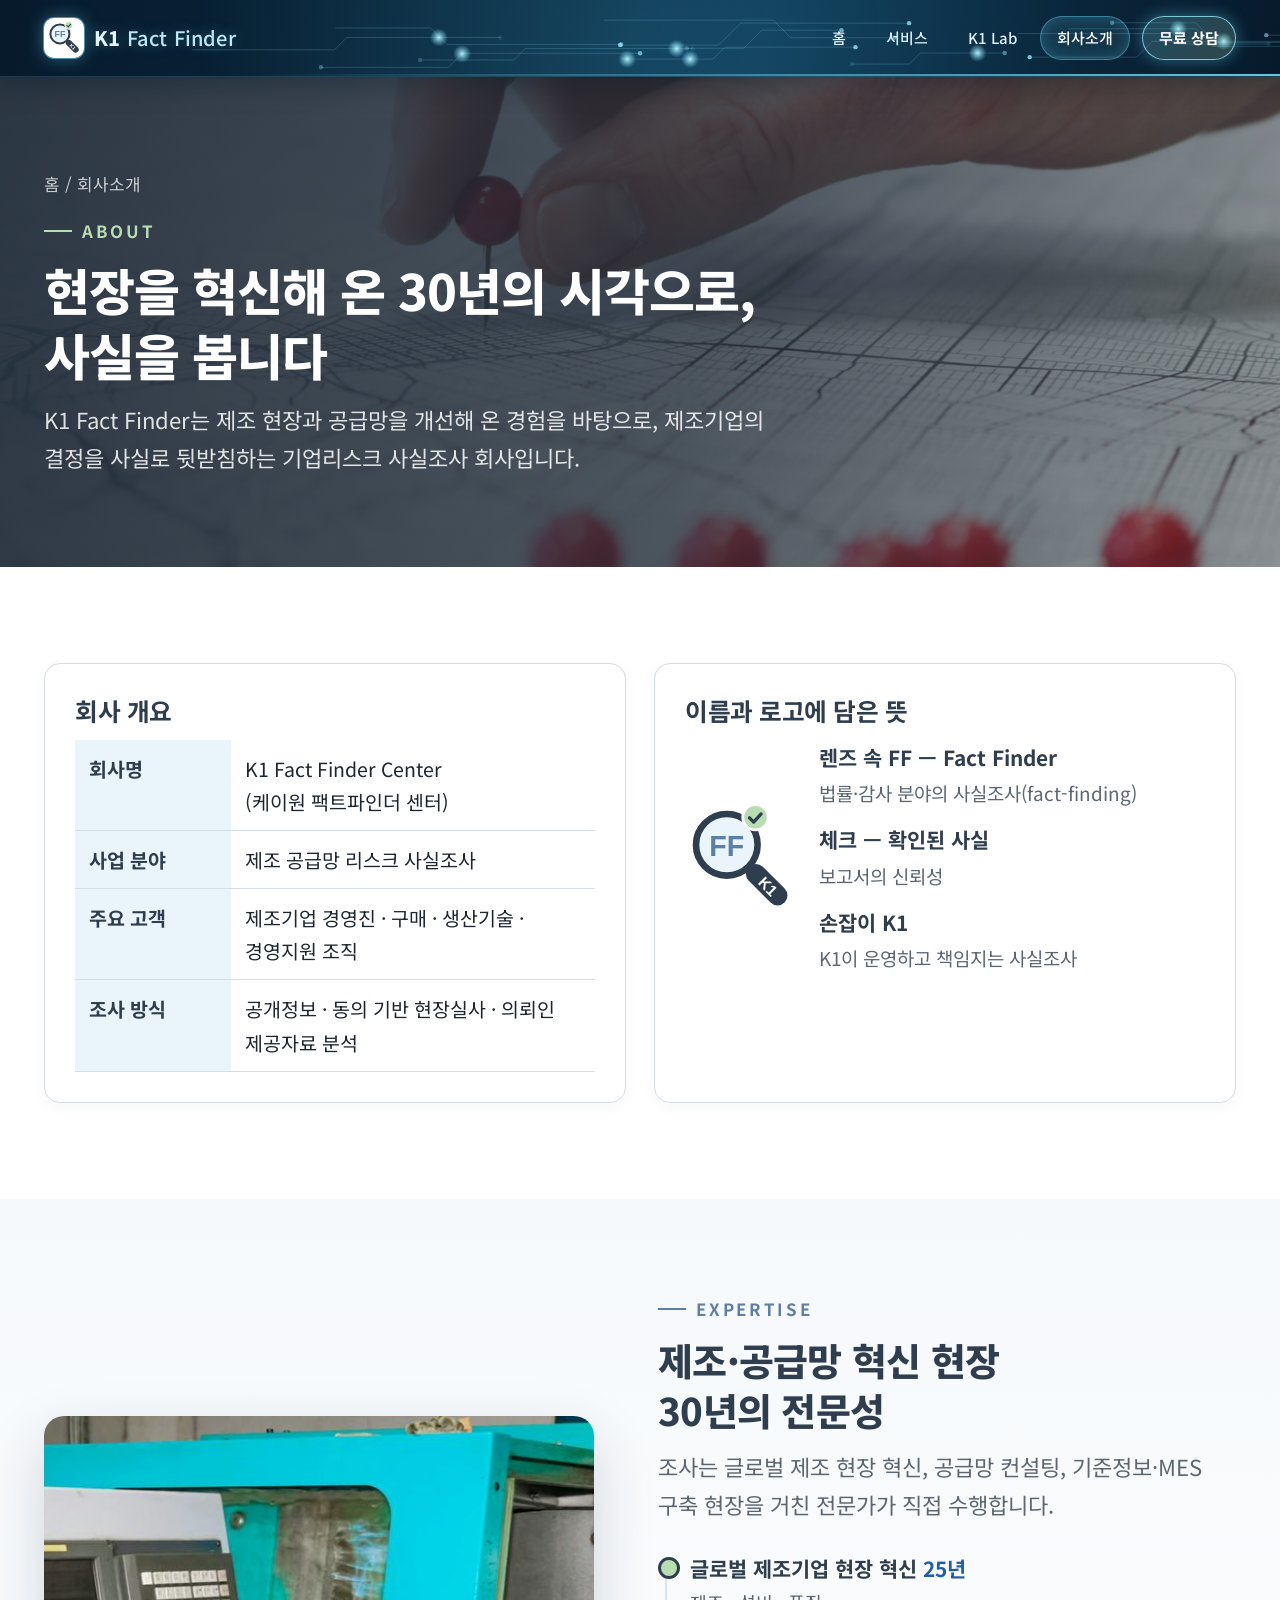
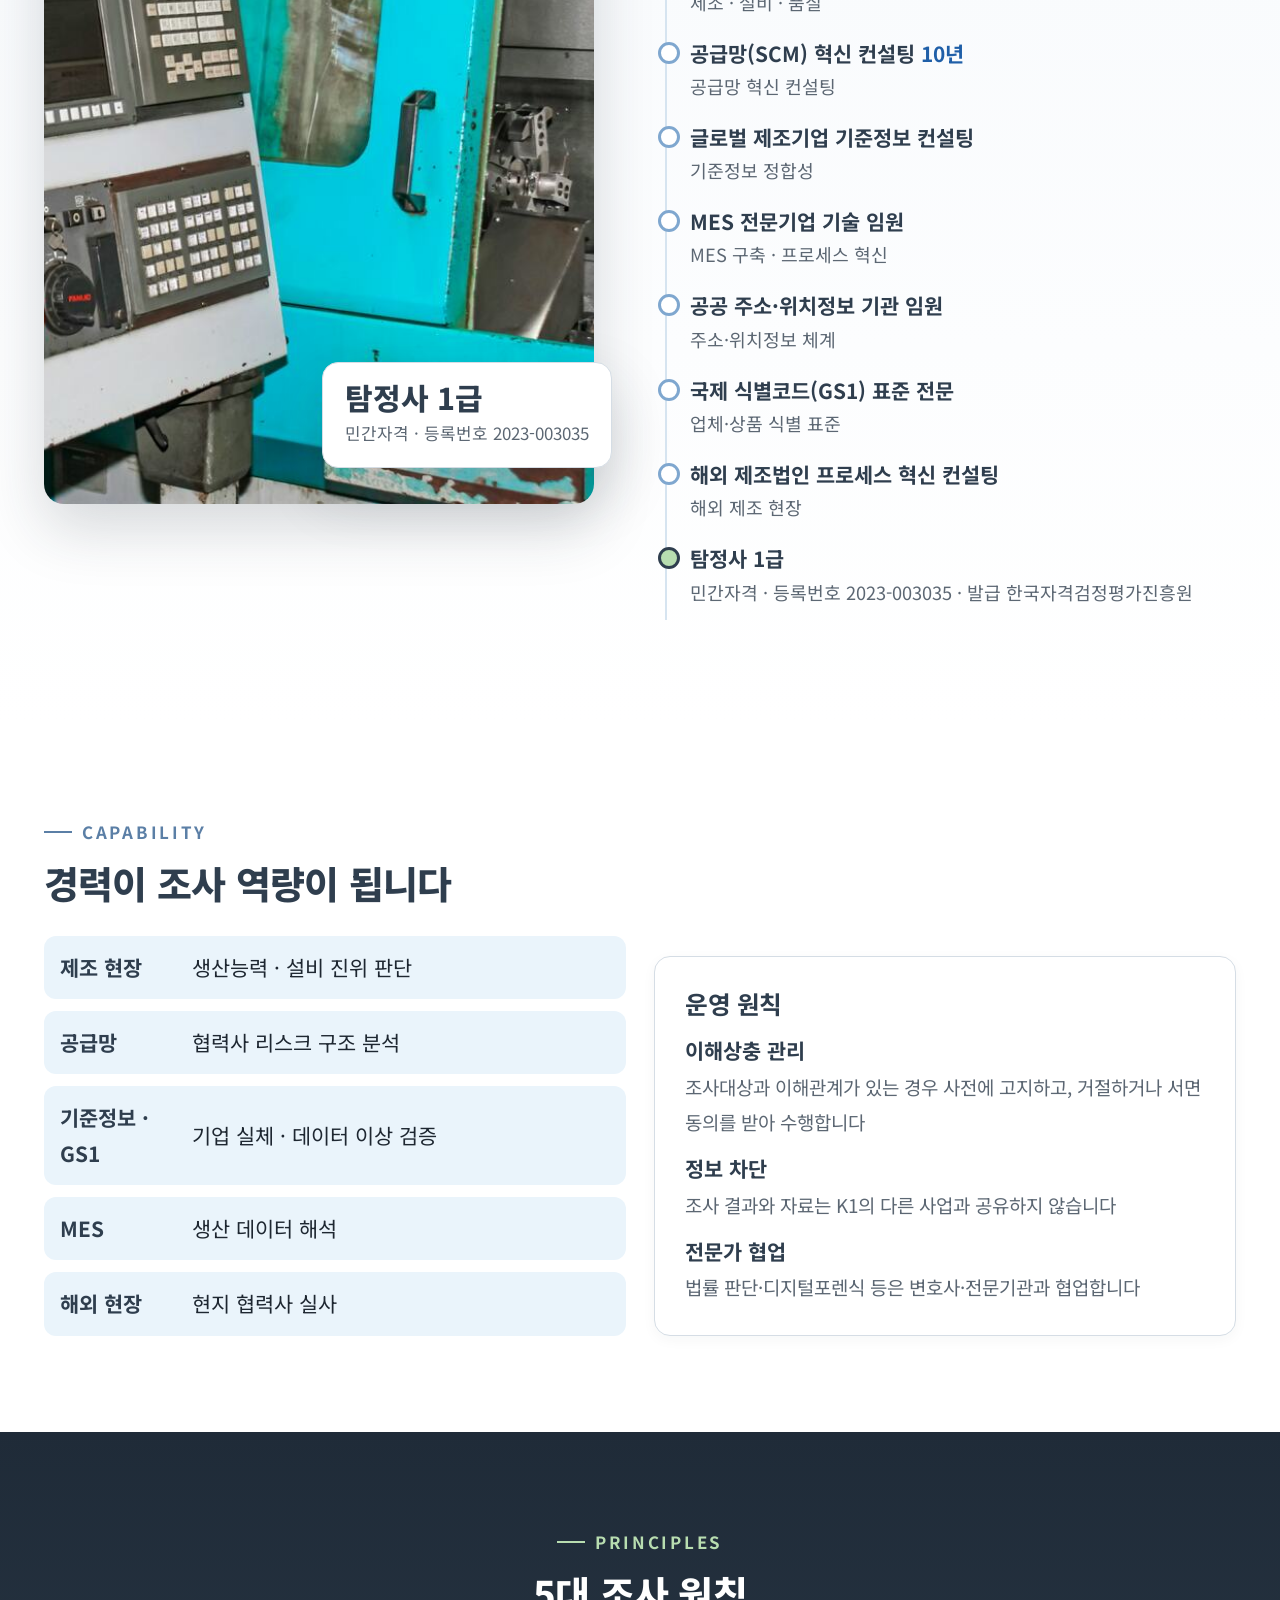
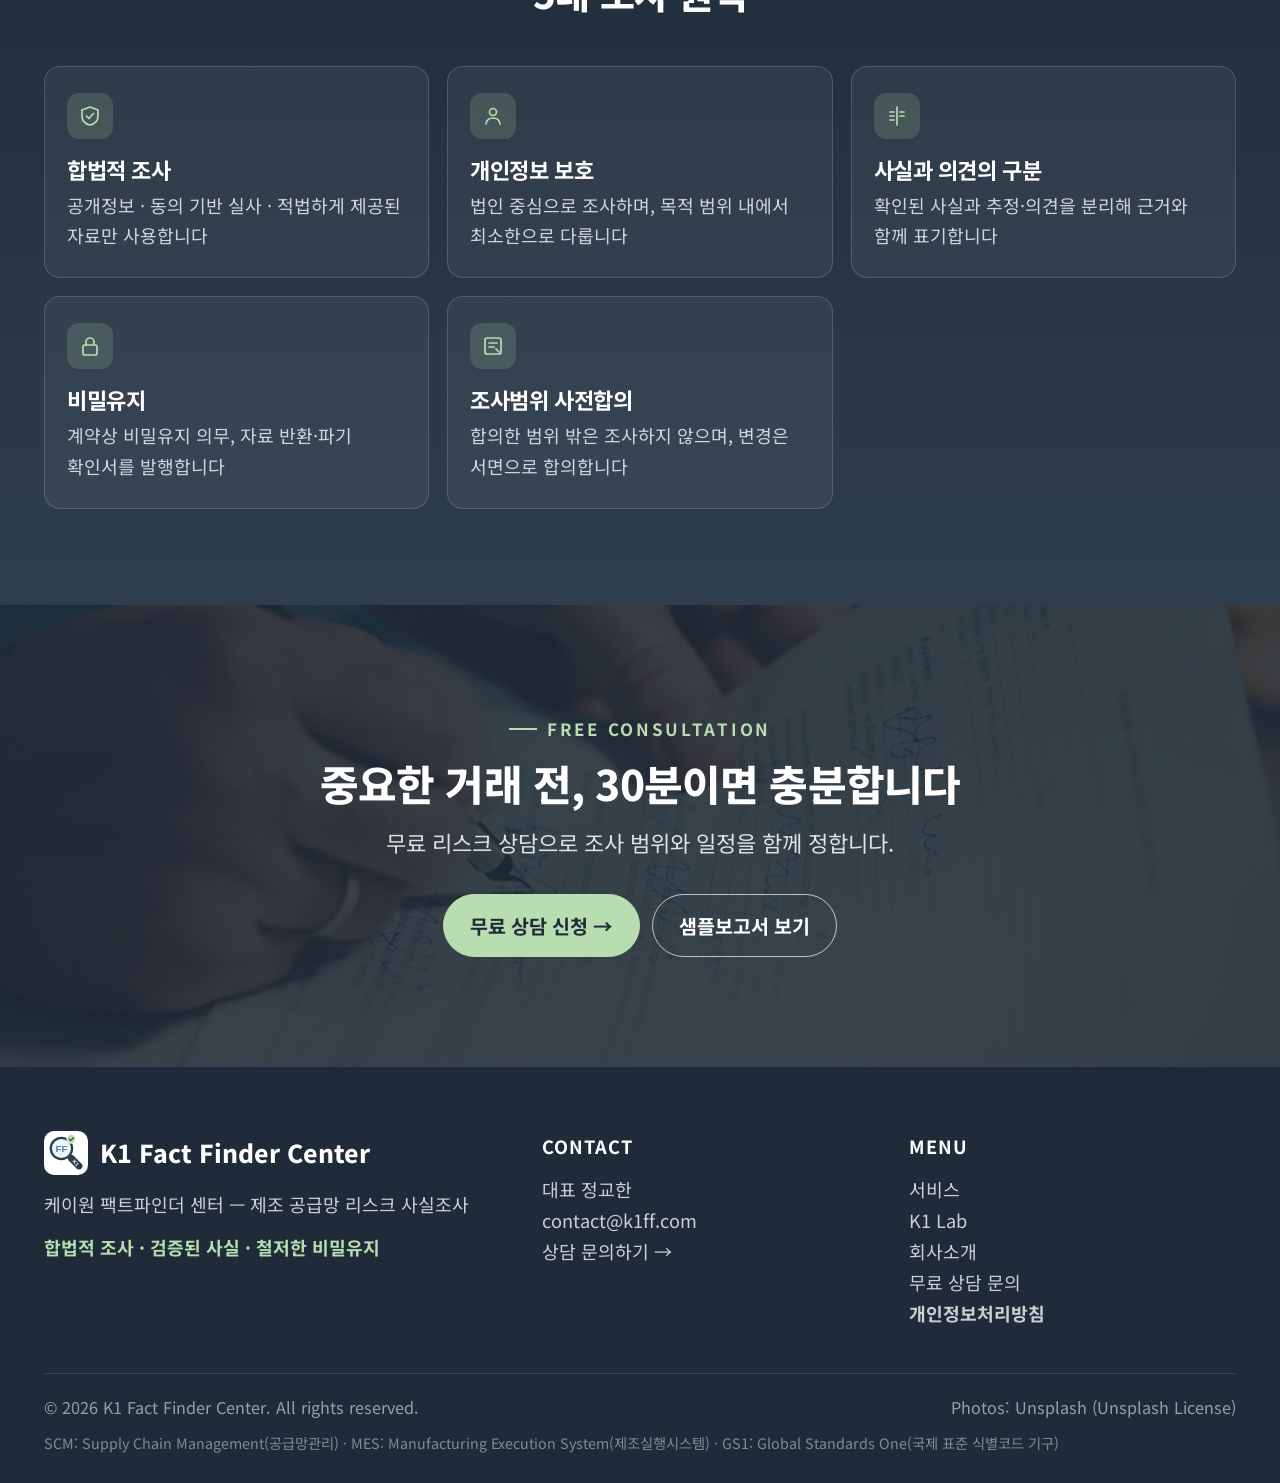
<file: about.html>
<!doctype html>
<html lang="ko">
<head>
<meta charset="utf-8">
<meta name="viewport" content="width=device-width, initial-scale=1">
<!-- 공개 전 검색 노출 차단: 정식 오픈 시 아래 한 줄 삭제 -->
<meta name="robots" content="noindex, nofollow">
<title>회사소개 | K1 Fact Finder Center</title>
<meta name="description" content="K1 Fact Finder Center 회사소개 — 현장을 혁신해 온 30년의 시각으로, 사실을 봅니다.">
<link rel="icon" href="assets/favicon.svg" type="image/svg+xml">
<link rel="preconnect" href="https://fonts.googleapis.com">
<link rel="preconnect" href="https://fonts.gstatic.com" crossorigin>
<link href="https://fonts.googleapis.com/css2?family=Noto+Sans+KR:wght@400;500;700;800&display=swap" rel="stylesheet">
<link rel="stylesheet" href="css/style.css?v=20261119a">
</head>
<body class="pg-about">
<header class="site-header">
  <div class="wrap">
    <a class="brand" href="index.html"><img src="assets/logo-symbol.svg" alt="K1 Fact Finder 로고"><span class="brand-name">K1 <span>Fact Finder</span></span></a>
    <button class="nav-toggle" aria-label="메뉴 열기">메뉴</button>
    <nav class="nav"><a href="index.html">홈</a><a href="services.html">서비스</a><a href="lab.html">K1 Lab</a><a href="about.html">회사소개</a><a class="nav-cta" href="contact.html">무료 상담</a></nav>
  </div>
</header>
<main>

<section class="page-head ph-about"><div class="wrap reveal">
  <p class="crumb">홈 / 회사소개</p><p class="eyebrow">About</p>
  <h1>현장을 혁신해 온 30년의 시각으로,<br>사실을 봅니다</h1>
  <p class="lead">K1 Fact Finder는 제조 현장과 공급망을 개선해 온 경험을 바탕으로, 제조기업의 결정을 사실로 뒷받침하는 기업리스크 사실조사 회사입니다.</p>
</div></section>
<section><div class="wrap grid-2">
  <div class="card reveal"><h3>회사 개요</h3>
    <table>
      <tr><th>회사명</th><td>K1 Fact Finder Center<br>(케이원 팩트파인더 센터)</td></tr>
      <tr><th>사업 분야</th><td>제조 공급망 리스크 사실조사</td></tr>
      <tr><th>주요 고객</th><td>제조기업 경영진 · 구매 · 생산기술 · 경영지원 조직</td></tr>
      <tr><th>조사 방식</th><td>공개정보 · 동의 기반 현장실사 · 의뢰인 제공자료 분석</td></tr>
    </table>
  </div>
  <div class="card reveal d1"><h3>이름과 로고에 담은 뜻</h3>
    <div class="logo-mean"><img src="assets/logo-symbol.svg" alt="K1 Fact Finder 심볼">
      <ul class="plist">
        <li><b>렌즈 속 FF — Fact Finder</b><span>법률·감사 분야의 사실조사(fact-finding)</span></li>
        <li><b>체크 — 확인된 사실</b><span>보고서의 신뢰성</span></li>
        <li><b>손잡이 K1</b><span>K1이 운영하고 책임지는 사실조사</span></li>
      </ul>
    </div>
  </div>
</div></section>
<section class="bg-soft"><div class="wrap split">
  <div class="s-img reveal"><img src="assets/img/about-field.jpg" alt="제조 설비 제어패널" loading="lazy"><div class="badge-f"><b>탐정사 1급</b><span>민간자격 · 등록번호 2023-003035</span></div></div>
  <div class="reveal d1">
    <p class="eyebrow">Expertise</p>
    <h2>제조·공급망 혁신 현장<br>30년의 전문성</h2>
    <p class="lead">조사는 글로벌 제조 현장 혁신, 공급망 컨설팅, 기준정보·MES 구축 현장을 거친 전문가가 직접 수행합니다.</p>
    <ul class="tl" style="margin-top:28px">
      <li class="hl"><b>글로벌 제조기업 현장 혁신</b><em>25년</em><span>제조 · 설비 · 품질</span></li>
      <li><b>공급망(SCM) 혁신 컨설팅</b><em>10년</em><span>공급망 혁신 컨설팅</span></li>
      <li><b>글로벌 제조기업 기준정보 컨설팅</b><span>기준정보 정합성</span></li>
      <li><b>MES 전문기업 기술 임원</b><span>MES 구축 · 프로세스 혁신</span></li>
      <li><b>공공 주소·위치정보 기관 임원</b><span>주소·위치정보 체계</span></li>
      <li><b>국제 식별코드(GS1) 표준 전문</b><span>업체·상품 식별 표준</span></li>
      <li><b>해외 제조법인 프로세스 혁신 컨설팅</b><span>해외 제조 현장</span></li>
      <li class="hl"><b>탐정사 1급</b><span>민간자격 · 등록번호 2023-003035 · 발급 한국자격검정평가진흥원</span></li>
    </ul>
  </div>
</div></section>
<section><div class="wrap grid-2">
  <div class="reveal"><p class="eyebrow">Capability</p><h2>경력이 조사 역량이 됩니다</h2>
    <ul class="map" style="margin-top:28px">
      <li><b>제조 현장</b><span>생산능력 · 설비 진위 판단</span></li>
      <li><b>공급망</b><span>협력사 리스크 구조 분석</span></li>
      <li><b>기준정보 · GS1</b><span>기업 실체 · 데이터 이상 검증</span></li>
      <li><b>MES</b><span>생산 데이터 해석</span></li>
      <li><b>해외 현장</b><span>현지 협력사 실사</span></li>
    </ul>
  </div>
  <div class="card reveal d1" style="align-self:end"><h3>운영 원칙</h3>
    <ul class="plist">
      <li><b>이해상충 관리</b><span>조사대상과 이해관계가 있는 경우 사전에 고지하고, 거절하거나 서면 동의를 받아 수행합니다</span></li>
      <li><b>정보 차단</b><span>조사 결과와 자료는 K1의 다른 사업과 공유하지 않습니다</span></li>
      <li><b>전문가 협업</b><span>법률 판단·디지털포렌식 등은 변호사·전문기관과 협업합니다</span></li>
    </ul>
  </div>
</div></section>
<section class="dark"><div class="wrap">
  <div class="section-head center"><p class="eyebrow">Principles</p><h2>5대 조사 원칙</h2></div>
  <div class="pr-grid"><div class="pr reveal d0"><div class="ic"><svg viewBox="0 0 24 24" fill="none" stroke="currentColor" stroke-width="1.7" stroke-linecap="round" stroke-linejoin="round"><path d="M12 3l8 3v6c0 4.8-3.4 8-8 9-4.6-1-8-4.2-8-9V6z"/><path d="M8.5 12l2.5 2.5 4.5-5"/></svg></div><h3>합법적 조사</h3><p>공개정보 · 동의 기반 실사 · 적법하게 제공된 자료만 사용합니다</p></div><div class="pr reveal d1"><div class="ic"><svg viewBox="0 0 24 24" fill="none" stroke="currentColor" stroke-width="1.7" stroke-linecap="round" stroke-linejoin="round"><circle cx="12" cy="8" r="3.5"/><path d="M5 20c0-3.6 3.1-6 7-6s7 2.4 7 6"/></svg></div><h3>개인정보 보호</h3><p>법인 중심으로 조사하며, 목적 범위 내에서 최소한으로 다룹니다</p></div><div class="pr reveal d2"><div class="ic"><svg viewBox="0 0 24 24" fill="none" stroke="currentColor" stroke-width="1.7" stroke-linecap="round" stroke-linejoin="round"><path d="M12 3v18"/><path d="M5 8h4M5 12h4M15 8h4M15 12h4M5 16h4"/></svg></div><h3>사실과 의견의 구분</h3><p>확인된 사실과 추정·의견을 분리해 근거와 함께 표기합니다</p></div><div class="pr reveal d3"><div class="ic"><svg viewBox="0 0 24 24" fill="none" stroke="currentColor" stroke-width="1.7" stroke-linecap="round" stroke-linejoin="round"><rect x="5" y="11" width="14" height="10" rx="2"/><path d="M8 11V8a4 4 0 0 1 8 0v3"/></svg></div><h3>비밀유지</h3><p>계약상 비밀유지 의무, 자료 반환·파기 확인서를 발행합니다</p></div><div class="pr reveal d0"><div class="ic"><svg viewBox="0 0 24 24" fill="none" stroke="currentColor" stroke-width="1.7" stroke-linecap="round" stroke-linejoin="round"><rect x="4" y="4" width="16" height="16" rx="2"/><path d="M8 9h8M8 13h5"/><path d="M15 15l3 3"/></svg></div><h3>조사범위 사전합의</h3><p>합의한 범위 밖은 조사하지 않으며, 변경은 서면으로 합의합니다</p></div></div>
</div></section>
<section class="cta"><div class="wrap reveal">
  <p class="eyebrow" style="justify-content:center;color:#B8DDB0">Free Consultation</p>
  <h2>중요한 거래 전, 30분이면 충분합니다</h2>
  <p class="lead">무료 리스크 상담으로 조사 범위와 일정을 함께 정합니다.</p>
  <div class="btns"><a class="btn btn-mint" href="contact.html">무료 상담 신청 →</a><a class="btn btn-ghost" href="index.html#report">샘플보고서 보기</a></div>
</div></section>
</main>
<footer class="site-footer">
  <div class="wrap">
    <div class="f-grid">
      <div>
        <div class="f-brand"><img src="assets/logo-symbol.svg" alt="">K1 Fact Finder Center</div>
        <p>케이원 팩트파인더 센터 — 제조 공급망 리스크 사실조사</p>
        <span class="f-trust">합법적 조사 · 검증된 사실 · 철저한 비밀유지</span>
      </div>
      <div>
        <h4>CONTACT</h4>
        <p>대표 정교한<br>contact@k1ff.com<br><a href="contact.html">상담 문의하기 →</a></p>
      </div>
      <div>
        <h4>MENU</h4>
        <p><a href="services.html">서비스</a><br><a href="lab.html">K1 Lab</a><br><a href="about.html">회사소개</a><br><a href="contact.html">무료 상담 문의</a><br><a href="privacy.html"><b>개인정보처리방침</b></a></p>
      </div>
    </div>
    <div class="f-bottom"><span>© <span id="year">2026</span> K1 Fact Finder Center. All rights reserved.</span><span>Photos: Unsplash (Unsplash License)</span></div>
    <p class="abbr">SCM: Supply Chain Management(공급망관리) · MES: Manufacturing Execution System(제조실행시스템) · GS1: Global Standards One(국제 표준 식별코드 기구)</p>
  </div>
</footer>
<script src="js/main.js?v=20261119a"></script>
</body>
</html>
</file>
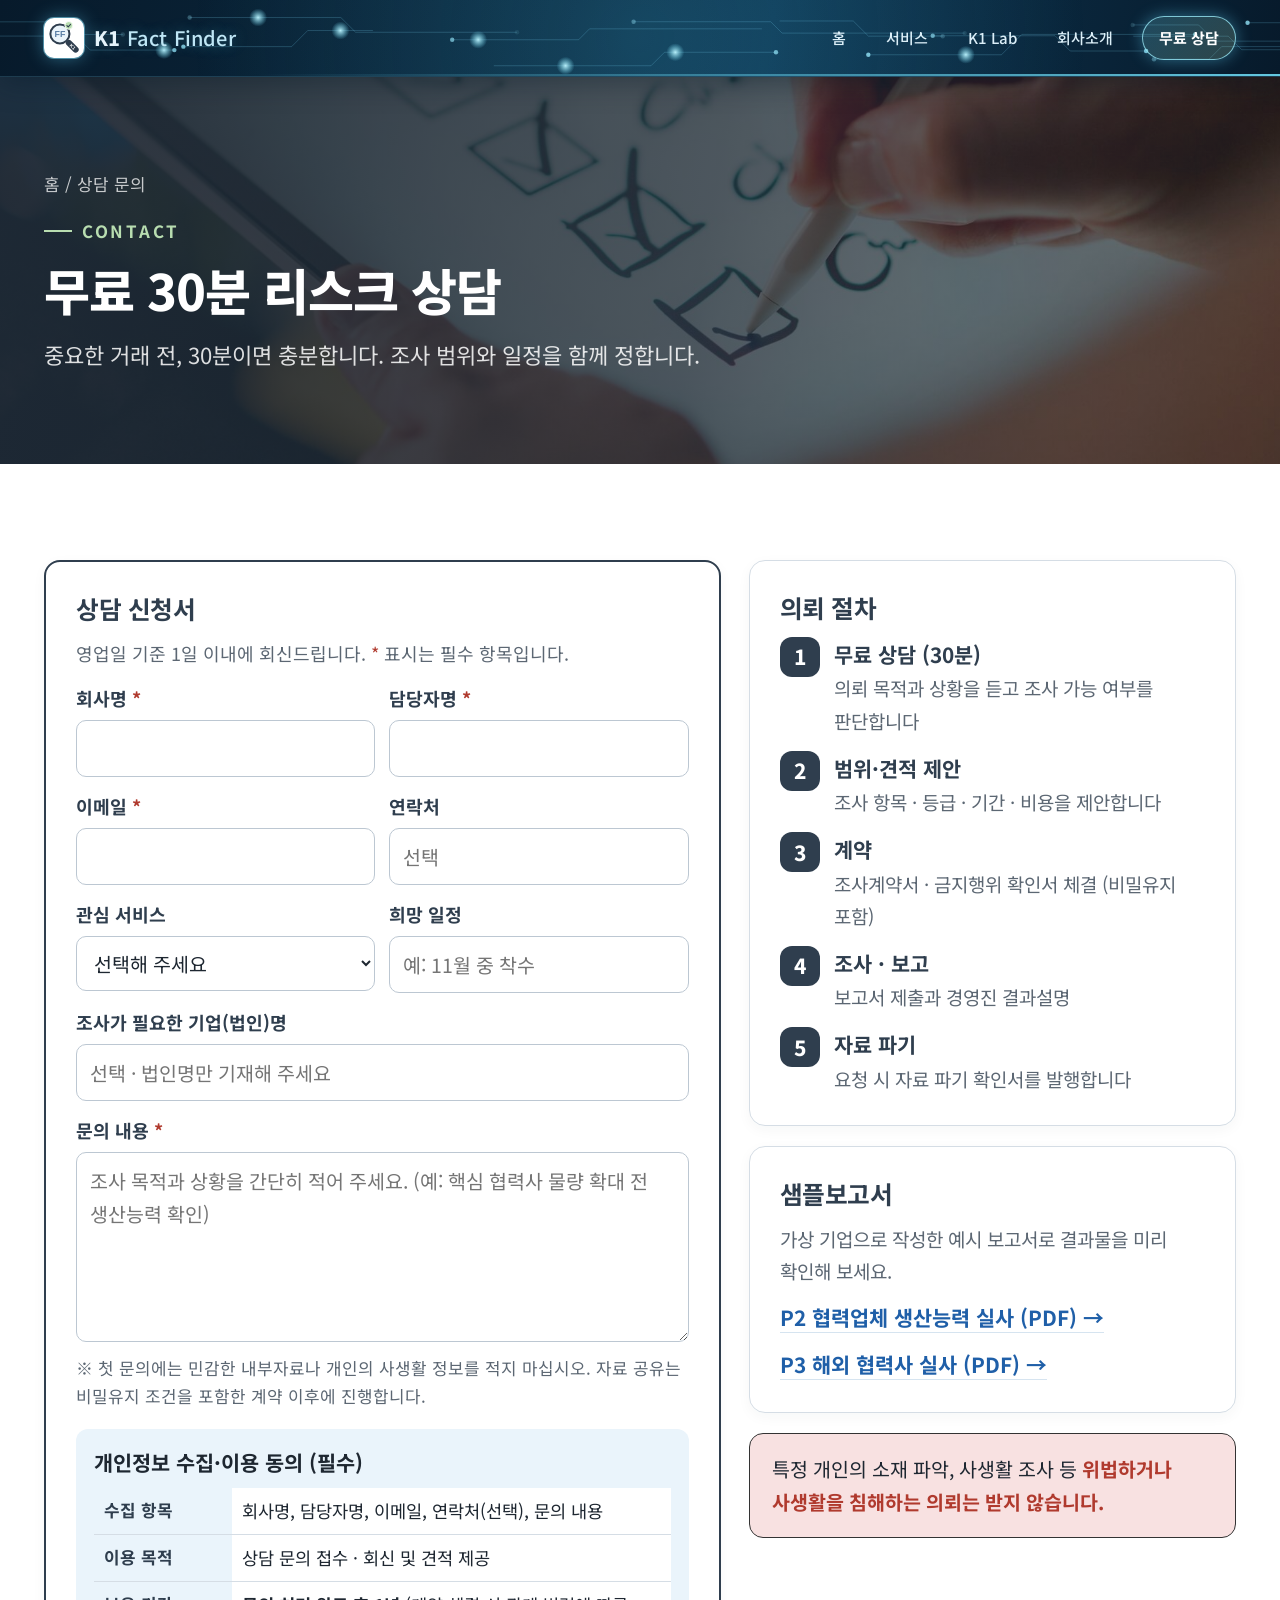
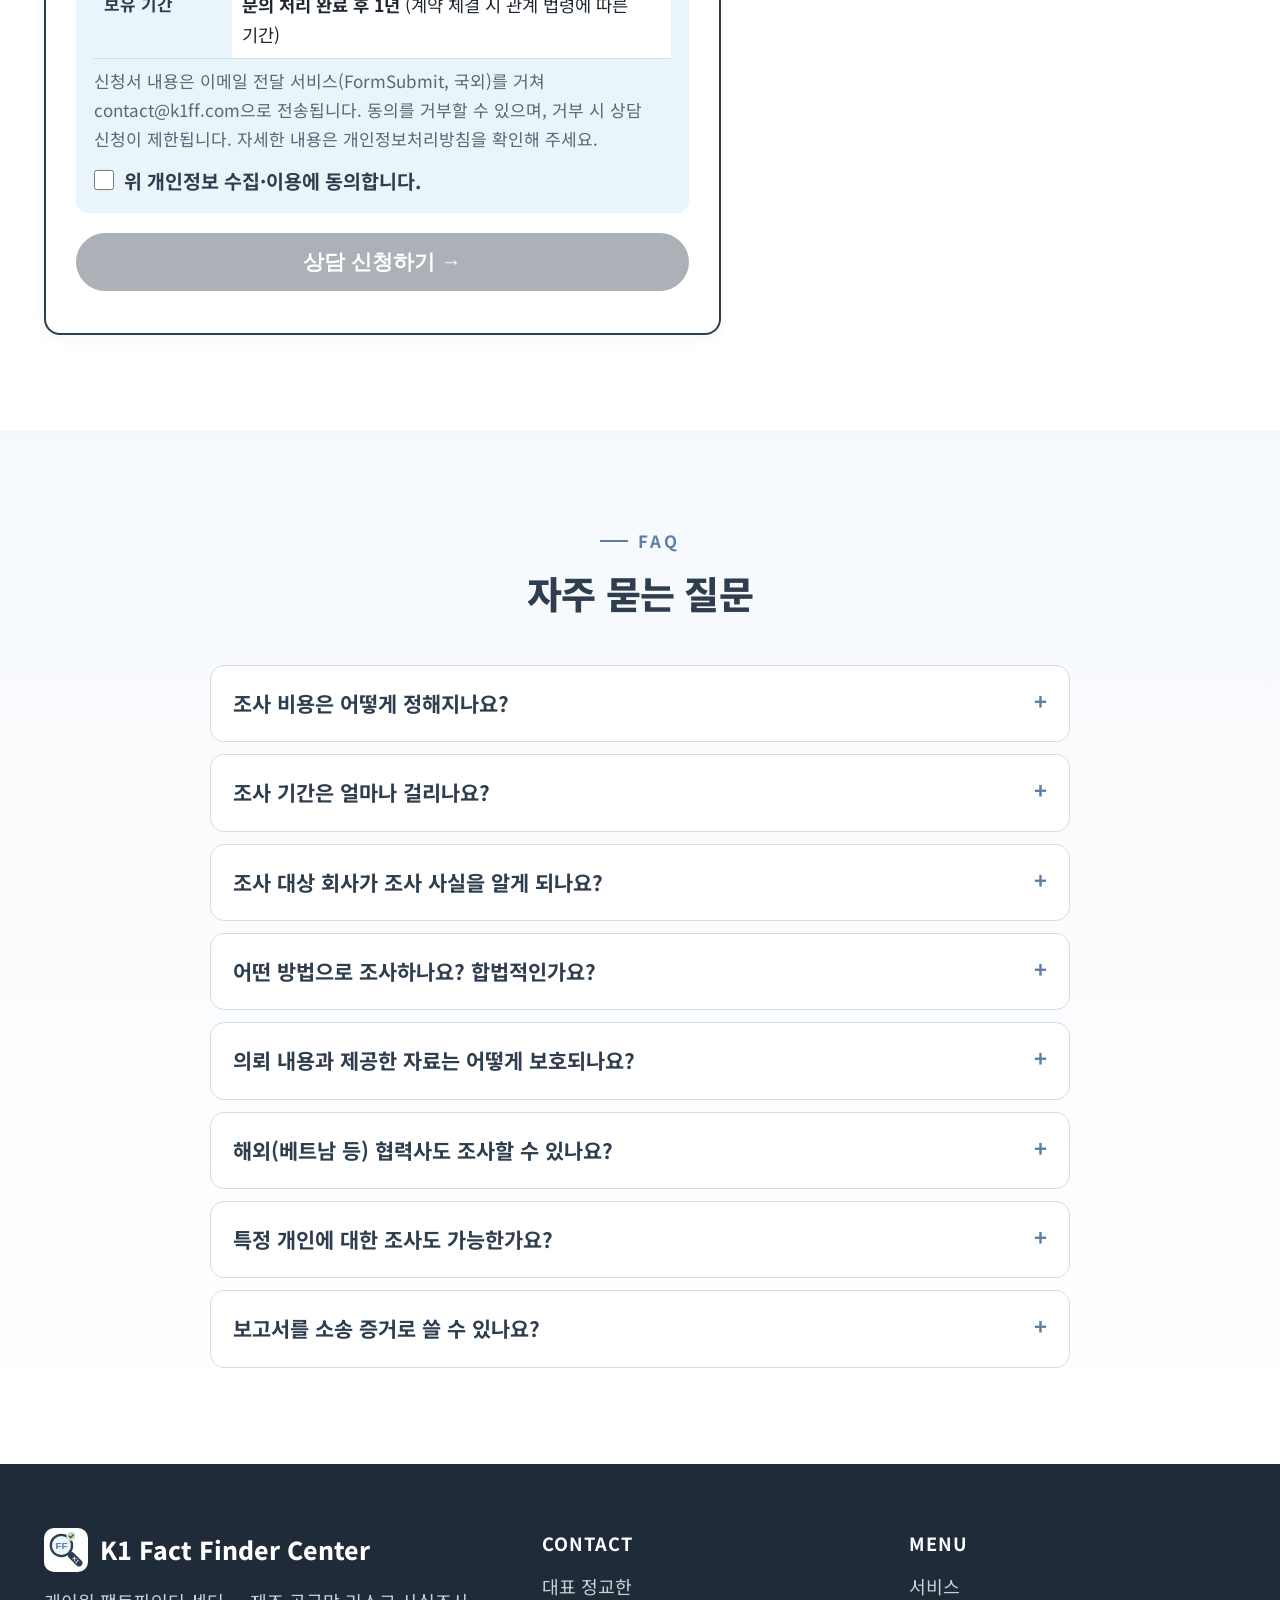
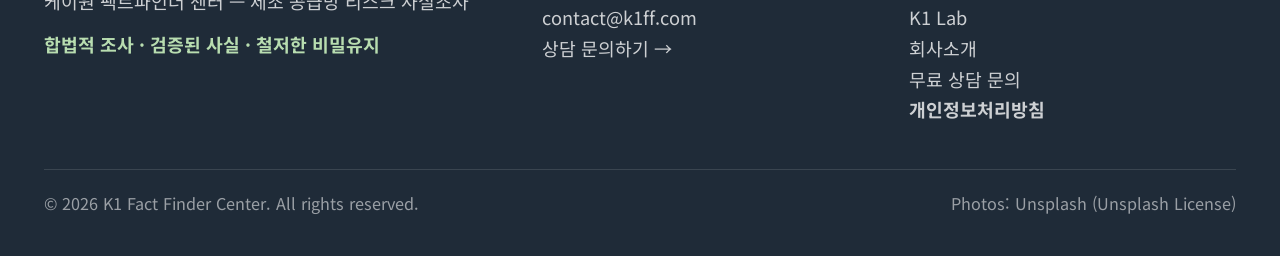
<file: contact.html>
<!doctype html>
<html lang="ko">
<head>
<meta charset="utf-8">
<meta name="viewport" content="width=device-width, initial-scale=1">
<!-- 공개 전 검색 노출 차단: 정식 오픈 시 아래 한 줄 삭제 -->
<meta name="robots" content="noindex, nofollow">
<title>상담 문의 | K1 Fact Finder Center</title>
<meta name="description" content="K1 Fact Finder Center 무료 30분 리스크 상담 문의">
<link rel="icon" href="assets/favicon.svg" type="image/svg+xml">
<link rel="preconnect" href="https://fonts.googleapis.com">
<link rel="preconnect" href="https://fonts.gstatic.com" crossorigin>
<link href="https://fonts.googleapis.com/css2?family=Noto+Sans+KR:wght@400;500;700;800&display=swap" rel="stylesheet">
<link rel="stylesheet" href="css/style.css?v=20261119a">
</head>
<body class="pg-contact">
<header class="site-header">
  <div class="wrap">
    <a class="brand" href="index.html"><img src="assets/logo-symbol.svg" alt="K1 Fact Finder 로고"><span class="brand-name">K1 <span>Fact Finder</span></span></a>
    <button class="nav-toggle" aria-label="메뉴 열기">메뉴</button>
    <nav class="nav"><a href="index.html">홈</a><a href="services.html">서비스</a><a href="lab.html">K1 Lab</a><a href="about.html">회사소개</a><a class="nav-cta" href="contact.html">무료 상담</a></nav>
  </div>
</header>
<main>

<section class="page-head ph-contact"><div class="wrap reveal">
  <p class="crumb">홈 / 상담 문의</p><p class="eyebrow">Contact</p>
  <h1>무료 30분 리스크 상담</h1>
  <p class="lead">중요한 거래 전, 30분이면 충분합니다. 조사 범위와 일정을 함께 정합니다.</p>
</div></section>
<section><div class="wrap cform-wrap">
  <form class="card cform reveal" id="inquiry" data-endpoint="https://formsubmit.co/ajax/contact@k1ff.com" novalidate>
    <input type="text" name="_honey" class="hp" tabindex="-1" autocomplete="off" aria-hidden="true">
    <h3>상담 신청서</h3>
    <p class="muted" style="font-size:18px">영업일 기준 1일 이내에 회신드립니다. <span class="req">*</span> 표시는 필수 항목입니다.</p>
    <div class="frow">
      <label>회사명 <span class="req">*</span><input name="company" required maxlength="60"></label>
      <label>담당자명 <span class="req">*</span><input name="name" required maxlength="30"></label>
    </div>
    <div class="frow">
      <label>이메일 <span class="req">*</span><input name="email" type="email" required maxlength="80"></label>
      <label>연락처<input name="phone" type="tel" maxlength="30" placeholder="선택"></label>
    </div>
    <div class="frow">
      <label>관심 서비스
        <select name="service">
          <option value="">선택해 주세요</option>
          <option>P1 공급망 프로세스 사실조사</option>
          <option>P2 협력업체 생산능력 실사</option>
          <option>P3 해외 협력사 실사</option>
          <option>P4 거래처 실체진단 (사전 상담 필수)</option>
          <option>P5 산업보안 사실관계 분석 (사전 상담 필수)</option>
          <option>P6 협력사 리스크 정기 모니터링 (사전 상담 필수)</option>
          <option>아직 정하지 않음</option>
        </select></label>
      <label>희망 일정<input name="schedule" maxlength="40" placeholder="예: 11월 중 착수"></label>
    </div>
    <label>조사가 필요한 기업(법인)명<input name="target" maxlength="80" placeholder="선택 · 법인명만 기재해 주세요"></label>
    <label>문의 내용 <span class="req">*</span><textarea name="message" required rows="5" maxlength="1500" placeholder="조사 목적과 상황을 간단히 적어 주세요. (예: 핵심 협력사 물량 확대 전 생산능력 확인)"></textarea></label>
    <p class="warn-s">※ 첫 문의에는 민감한 내부자료나 개인의 사생활 정보를 적지 마십시오. 자료 공유는 비밀유지 조건을 포함한 계약 이후에 진행합니다.</p>
    <div class="consent">
      <p><b>개인정보 수집·이용 동의 (필수)</b></p>
      <table>
        <tr><th>수집 항목</th><td>회사명, 담당자명, 이메일, 연락처(선택), 문의 내용</td></tr>
        <tr><th>이용 목적</th><td>상담 문의 접수 · 회신 및 견적 제공</td></tr>
        <tr><th>보유 기간</th><td><b>문의 처리 완료 후 1년</b> (계약 체결 시 관계 법령에 따른 기간)</td></tr>
      </table>
      <p class="muted" style="font-size:17px">신청서 내용은 이메일 전달 서비스(FormSubmit, 국외)를 거쳐 contact@k1ff.com으로 전송됩니다. 동의를 거부할 수 있으며, 거부 시 상담 신청이 제한됩니다. 자세한 내용은 <a href="privacy.html" target="_blank">개인정보처리방침</a>을 확인해 주세요.</p>
      <label class="chk"><input type="checkbox" name="agree" required> 위 개인정보 수집·이용에 동의합니다.</label>
    </div>
    <button class="btn btn-primary fsubmit" type="submit" disabled>상담 신청하기 →</button>
    <p class="fmsg" role="status" aria-live="polite"></p>
  </form>
  <div class="reveal d1">
    <div class="card"><h3>의뢰 절차</h3>
      <ul class="flow">
        <li><div><b>무료 상담 (30분)</b><span>의뢰 목적과 상황을 듣고 조사 가능 여부를 판단합니다</span></div></li>
        <li><div><b>범위·견적 제안</b><span>조사 항목 · 등급 · 기간 · 비용을 제안합니다</span></div></li>
        <li><div><b>계약</b><span>조사계약서 · 금지행위 확인서 체결 (비밀유지 포함)</span></div></li>
        <li><div><b>조사 · 보고</b><span>보고서 제출과 경영진 결과설명</span></div></li>
        <li><div><b>자료 파기</b><span>요청 시 자료 파기 확인서를 발행합니다</span></div></li>
      </ul>
    </div>
    <div class="card" style="margin-top:20px"><h3>샘플보고서</h3><p class="muted" style="font-size:19px">가상 기업으로 작성한 예시 보고서로 결과물을 미리 확인해 보세요.</p>
      <p class="smp"><a href="assets/sample/K1FF_sample_P2_supplier_capacity.pdf" target="_blank" rel="noopener">P2 협력업체 생산능력 실사 (PDF) →</a></p>
      <p class="smp"><a href="assets/sample/K1FF_sample_P3_overseas.pdf" target="_blank" rel="noopener">P3 해외 협력사 실사 (PDF) →</a></p></div>
    <div class="note-box" style="margin-top:20px">특정 개인의 소재 파악, 사생활 조사 등 <b>위법하거나 사생활을 침해하는 의뢰는 받지 않습니다.</b></div>
  </div>
</div></section>
<section class="bg-soft" id="faq"><div class="wrap">
  <div class="section-head center"><p class="eyebrow">FAQ</p><h2>자주 묻는 질문</h2></div>
  <div class="faq"><details class="reveal"><summary>조사 비용은 어떻게 정해지나요?</summary><p>조사 범위 · 등급(BASIC · STANDARD · PREMIUM) · 지역에 따라 달라집니다. 무료 30분 상담에서 목적을 확인한 뒤 항목 · 기간 · 비용을 서면 견적으로 드립니다. 출장 · 통번역 · 외부 전문가 비용은 별도입니다.</p></details><details class="reveal"><summary>조사 기간은 얼마나 걸리나요?</summary><p>협력업체 생산능력 실사는 약 10영업일(현장실사 포함), 해외 협력사 실사는 약 15영업일(현지 방문 포함)이 기준입니다. 공급망 프로세스 사실조사는 데이터 범위에 따라 협의합니다.</p></details><details class="reveal"><summary>조사 대상 회사가 조사 사실을 알게 되나요?</summary><p>공개정보 조사는 대상에게 알리지 않고 진행합니다. 현장실사는 대상 회사의 동의와 협조를 받아 진행하며, 신분을 속이는 위장 · 잠입 방식은 사용하지 않습니다.</p></details><details class="reveal"><summary>어떤 방법으로 조사하나요? 합법적인가요?</summary><p>공개정보 · 동의 기반 현장실사 · 의뢰인이 적법하게 보유한 자료만 사용합니다. 미행 · 위치추적 · 감청 · 무단 전산 접속 등 위법한 방법은 일절 사용하지 않으며, 조사 범위와 적법성을 계약 전에 서면으로 합의합니다.</p></details><details class="reveal"><summary>의뢰 내용과 제공한 자료는 어떻게 보호되나요?</summary><p>계약서에 비밀유지 의무를 명시하고, 조사 종료 후 요청 시 자료를 반환 · 파기하고 파기 확인서를 발행합니다. 첫 문의 단계에서는 민감한 내부자료를 보내지 않으셔도 됩니다.</p></details><details class="reveal"><summary>해외(베트남 등) 협력사도 조사할 수 있나요?</summary><p>가능합니다. 해외 제조법인 현장 경험과 현지 네트워크를 바탕으로 현지 기업등록 · 지배구조 확인과 현장 방문 실사를 수행합니다.</p></details><details class="reveal"><summary>특정 개인에 대한 조사도 가능한가요?</summary><p>아니요. 특정 개인의 소재 · 연락처 탐지나 사생활 조사는 하지 않습니다. 조사는 법인(기업)과 그 사업 활동을 중심으로 합니다.</p></details><details class="reveal"><summary>보고서를 소송 증거로 쓸 수 있나요?</summary><p>보고서는 확인된 사실과 추정 · 의견을 구분해 정리한 사실관계 보고서입니다. 법적 판단과 증거능력은 변호사의 검토가 필요하며, 필요 시 변호사 · 전문기관과 협업합니다.</p></details></div>
</div></section>
</main>
<footer class="site-footer">
  <div class="wrap">
    <div class="f-grid">
      <div>
        <div class="f-brand"><img src="assets/logo-symbol.svg" alt="">K1 Fact Finder Center</div>
        <p>케이원 팩트파인더 센터 — 제조 공급망 리스크 사실조사</p>
        <span class="f-trust">합법적 조사 · 검증된 사실 · 철저한 비밀유지</span>
      </div>
      <div>
        <h4>CONTACT</h4>
        <p>대표 정교한<br>contact@k1ff.com<br><a href="contact.html">상담 문의하기 →</a></p>
      </div>
      <div>
        <h4>MENU</h4>
        <p><a href="services.html">서비스</a><br><a href="lab.html">K1 Lab</a><br><a href="about.html">회사소개</a><br><a href="contact.html">무료 상담 문의</a><br><a href="privacy.html"><b>개인정보처리방침</b></a></p>
      </div>
    </div>
    <div class="f-bottom"><span>© <span id="year">2026</span> K1 Fact Finder Center. All rights reserved.</span><span>Photos: Unsplash (Unsplash License)</span></div>
    <p class="abbr"></p>
  </div>
</footer>
<script src="js/main.js?v=20261119a"></script>
</body>
</html>
</file>
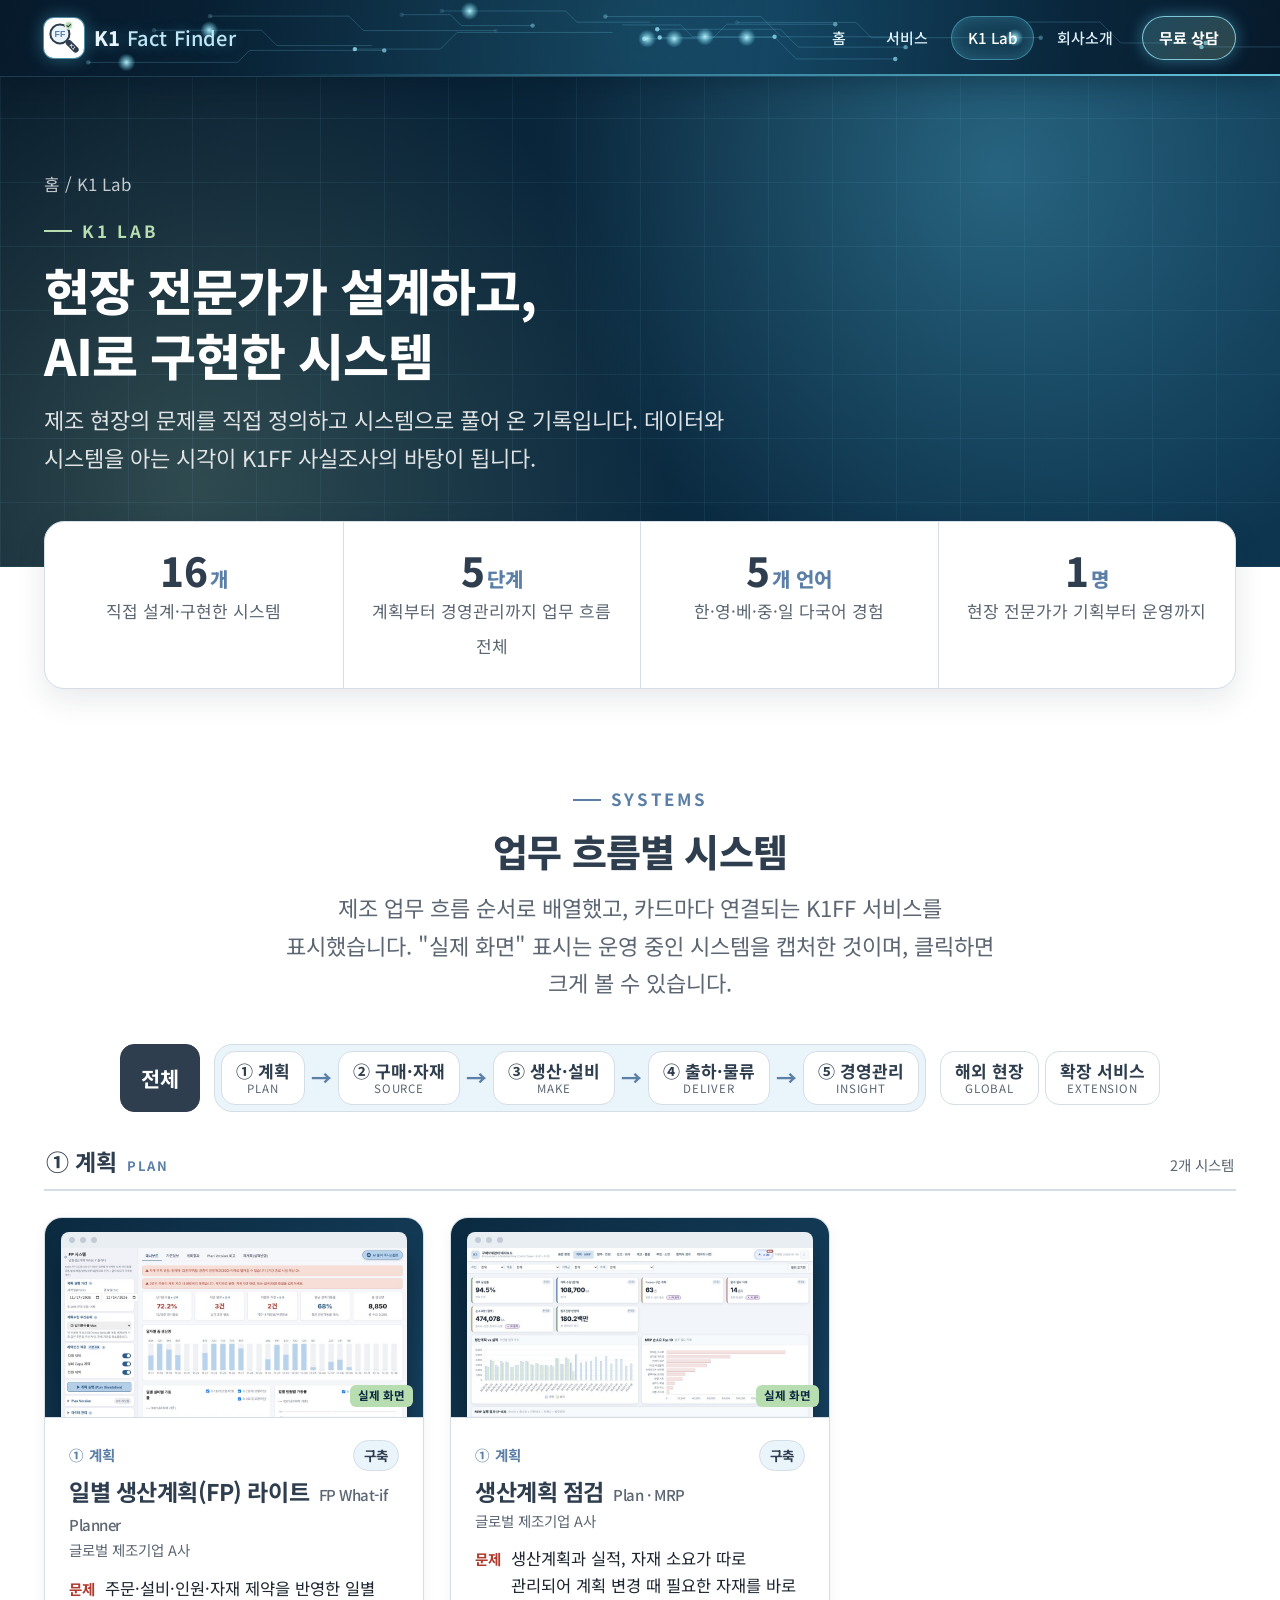
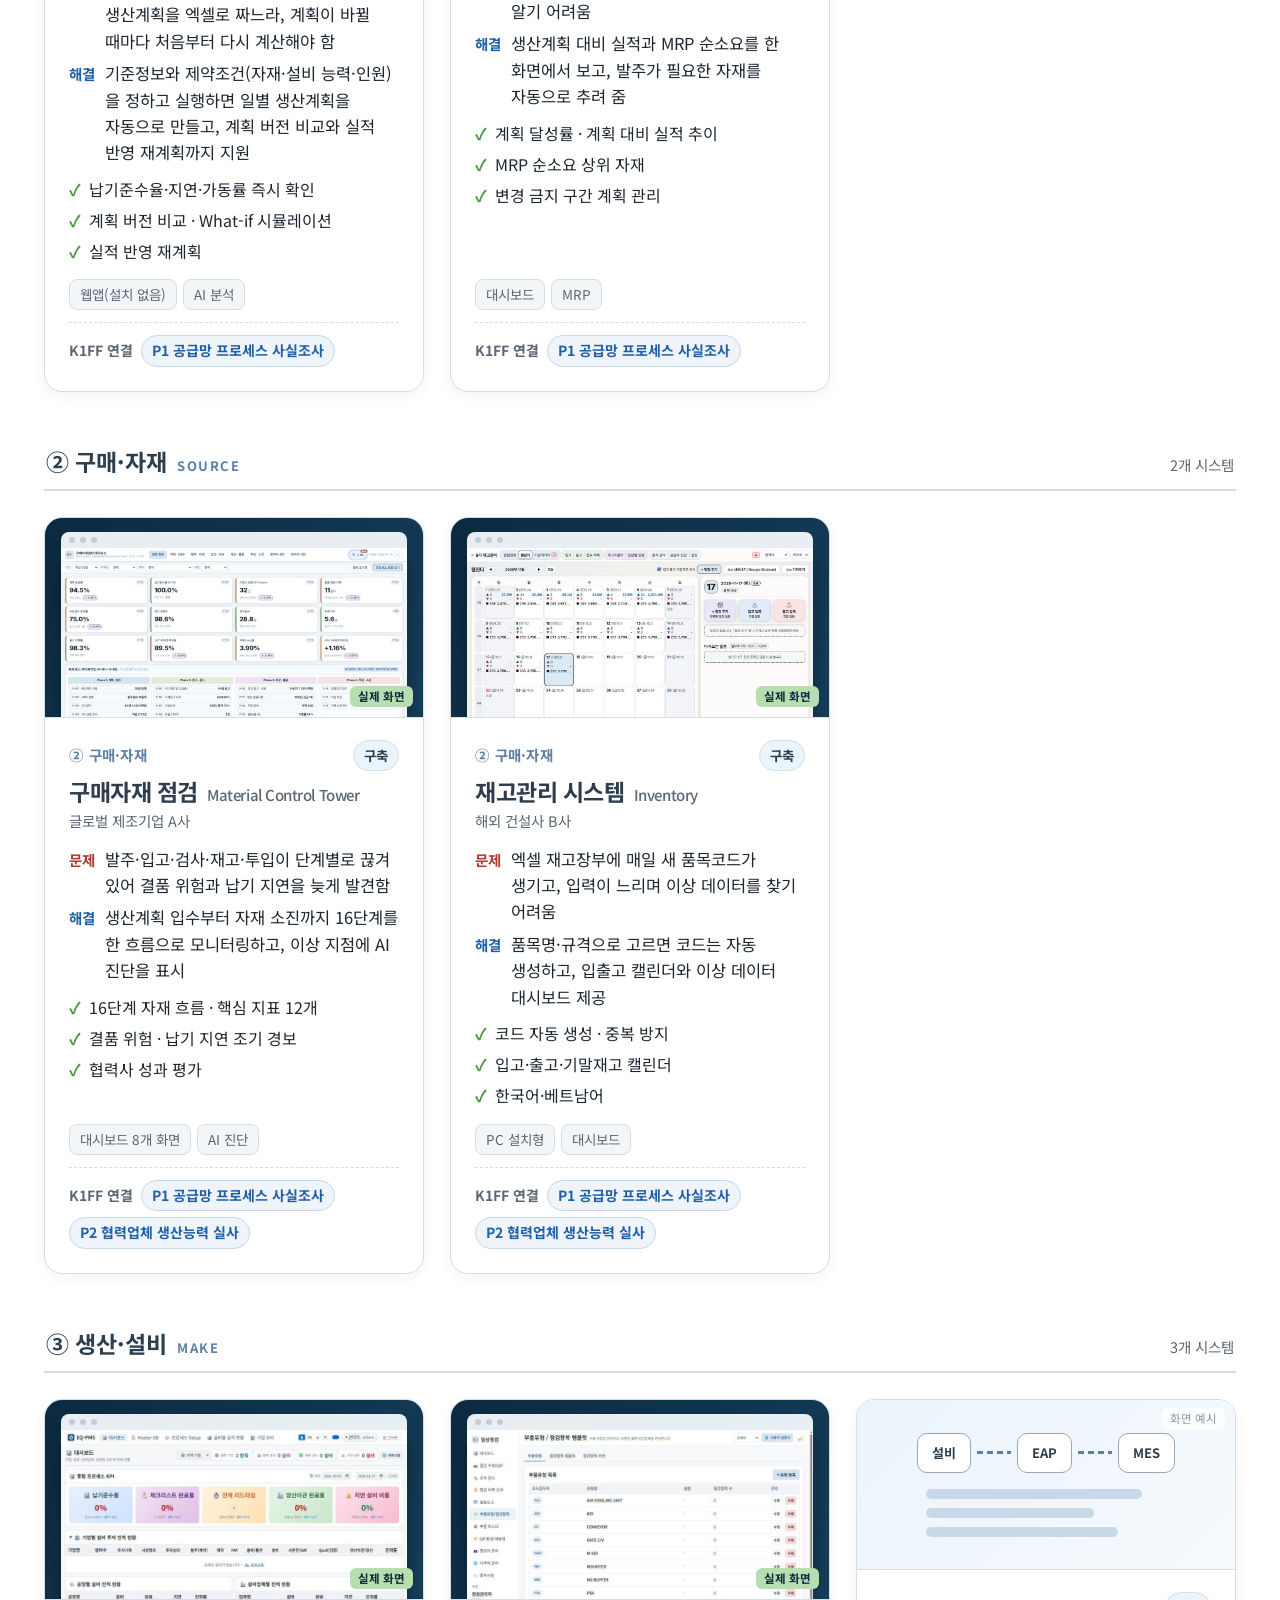
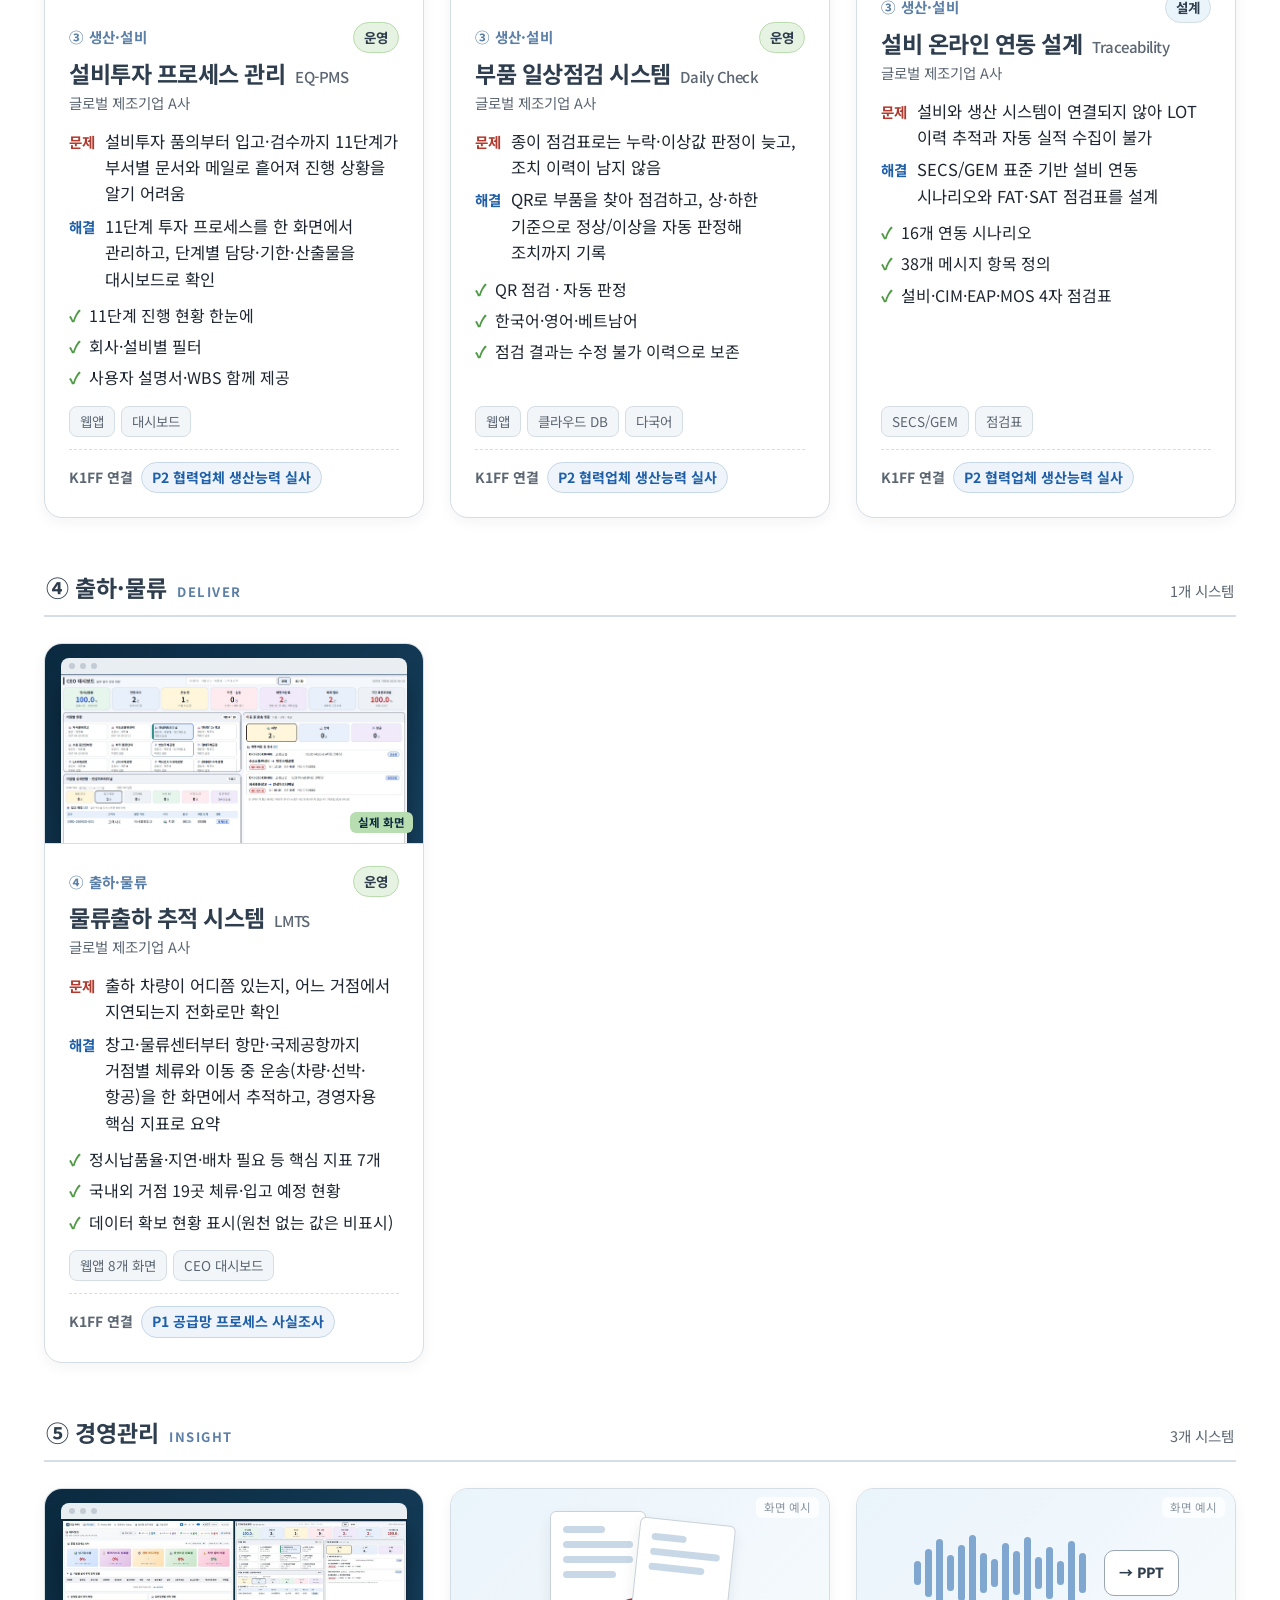
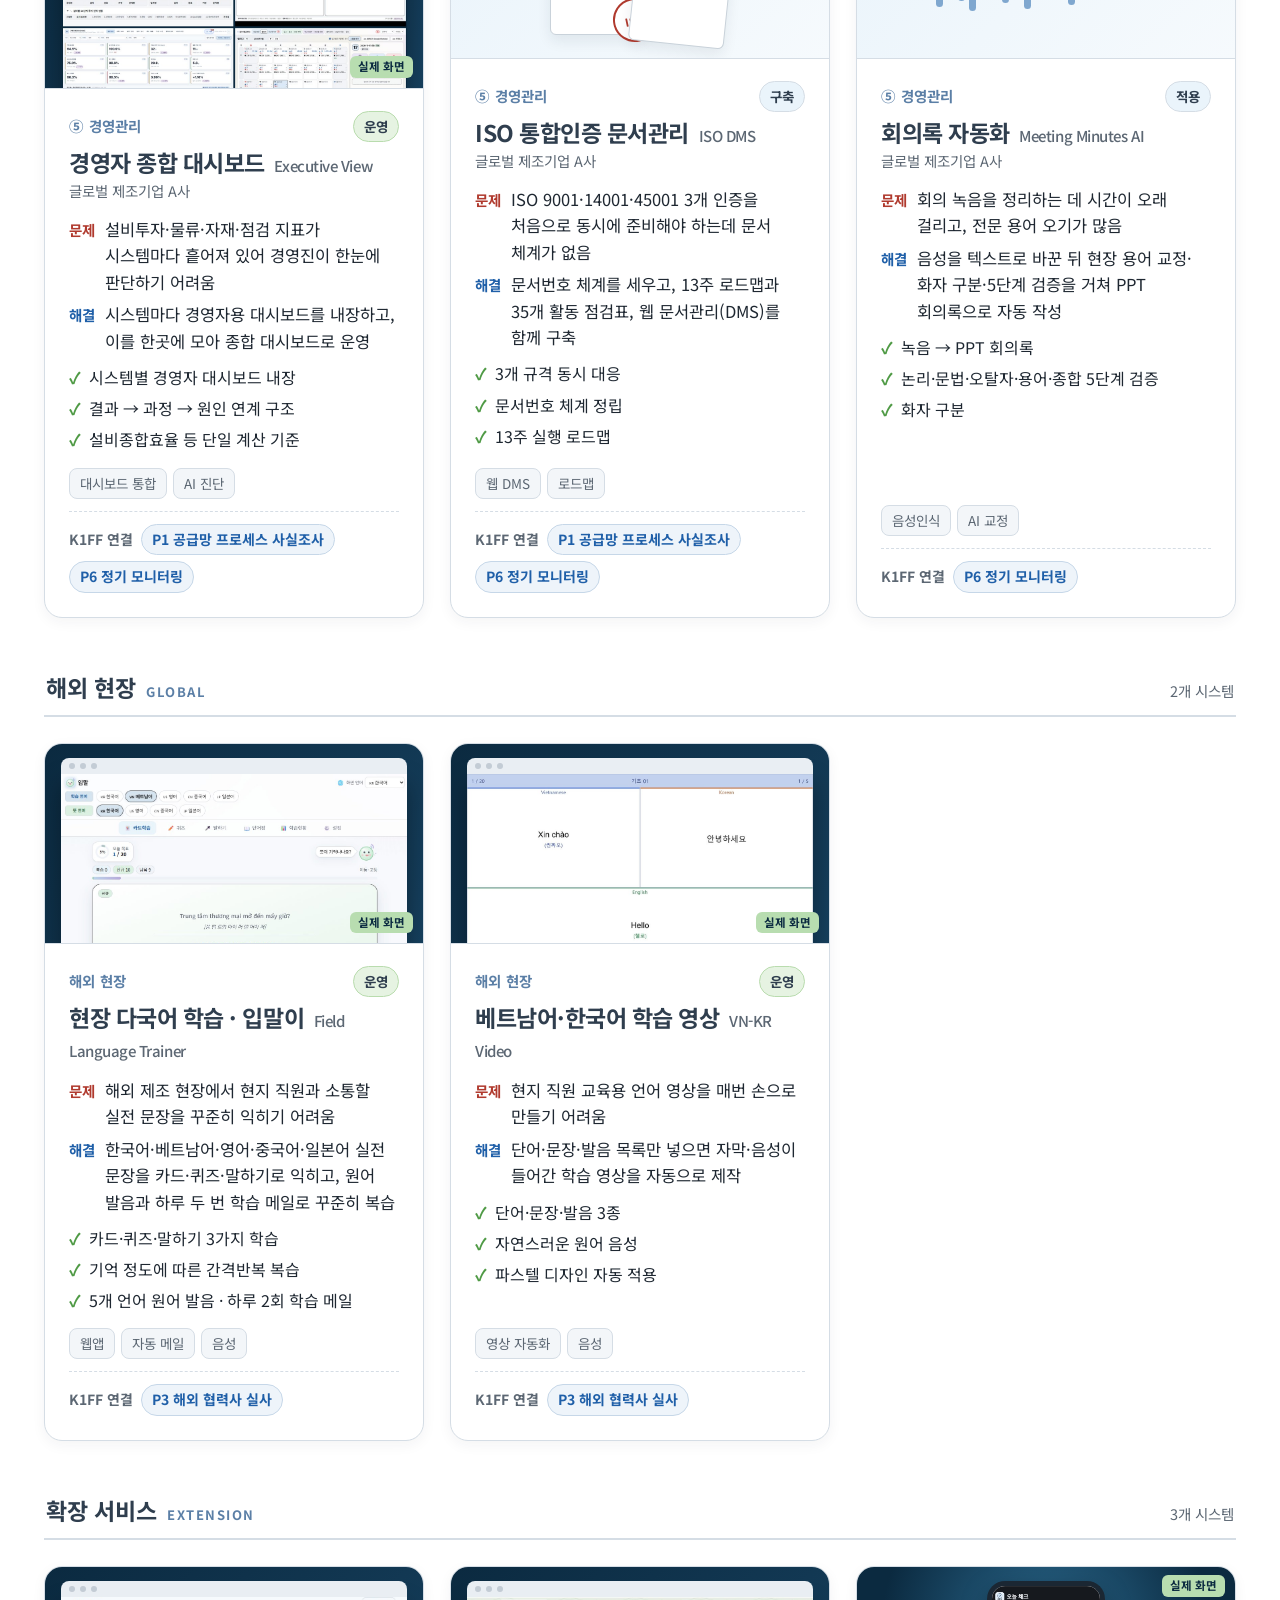
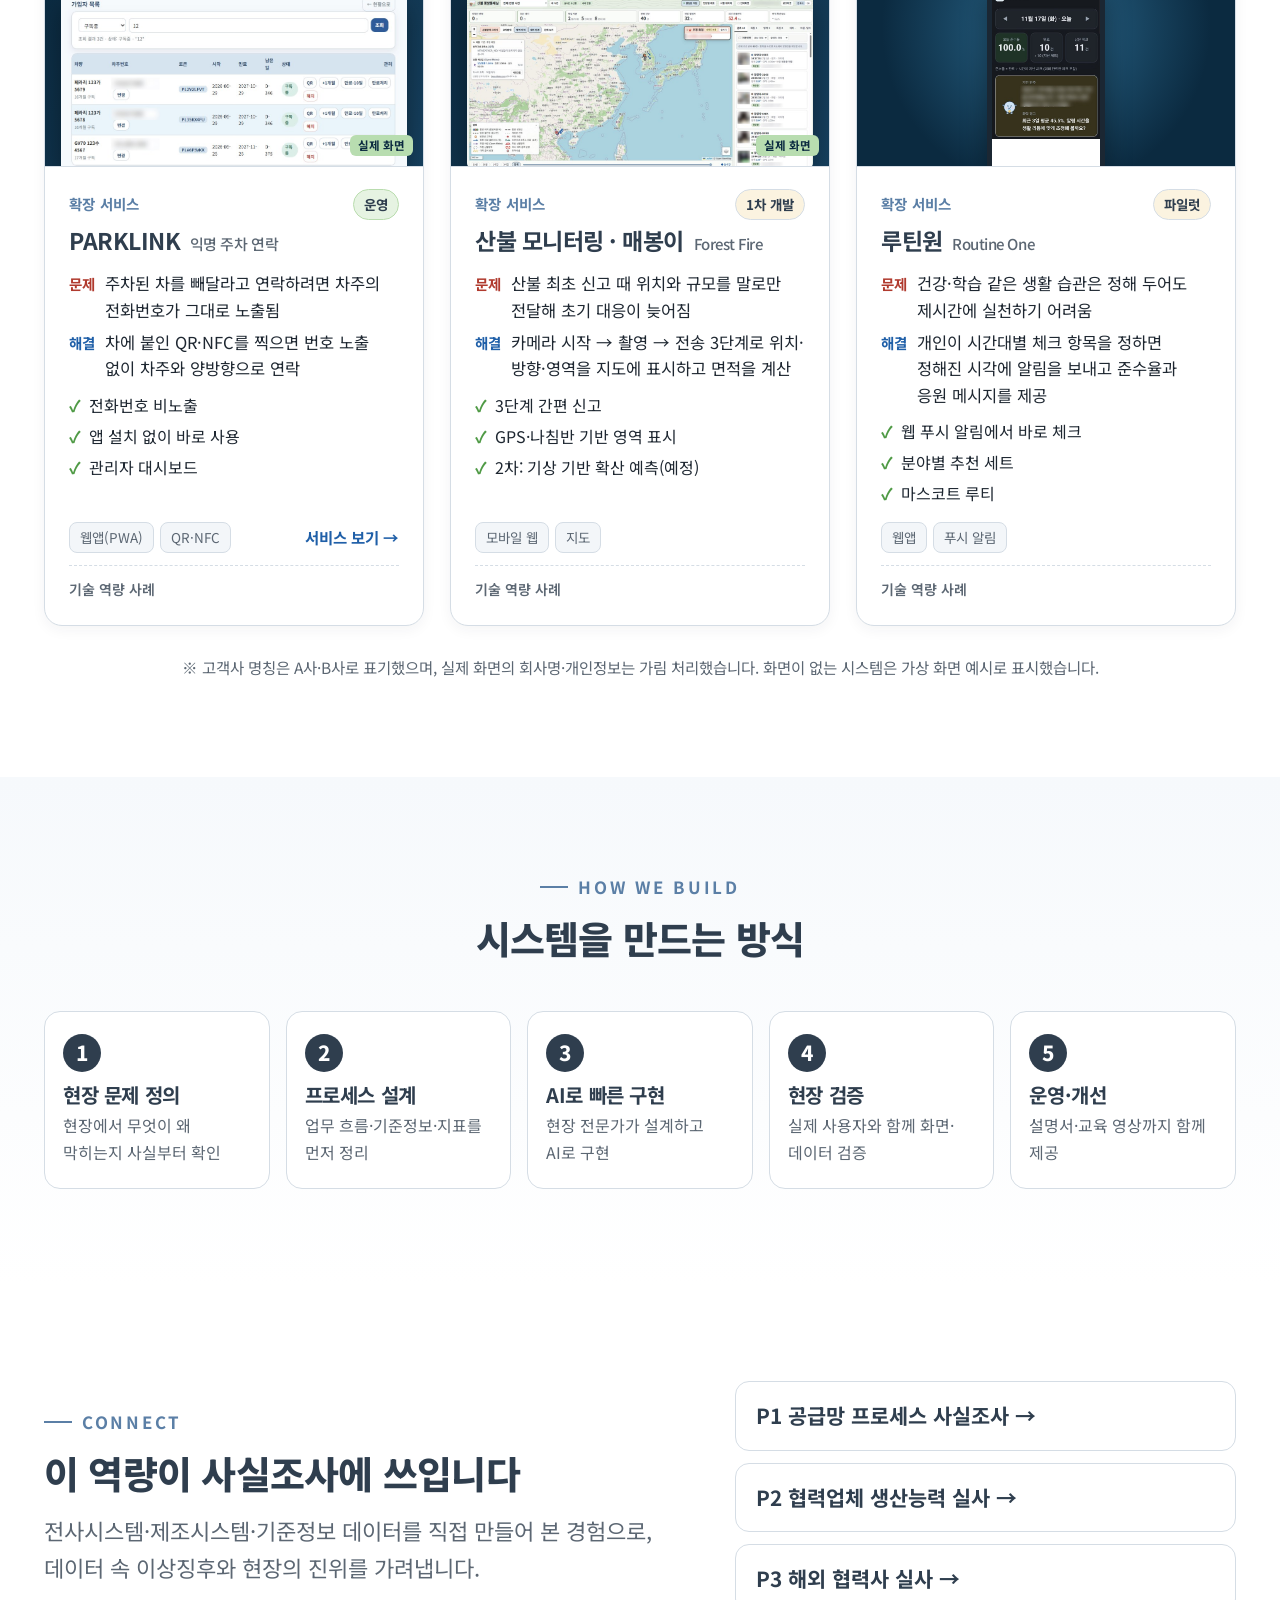
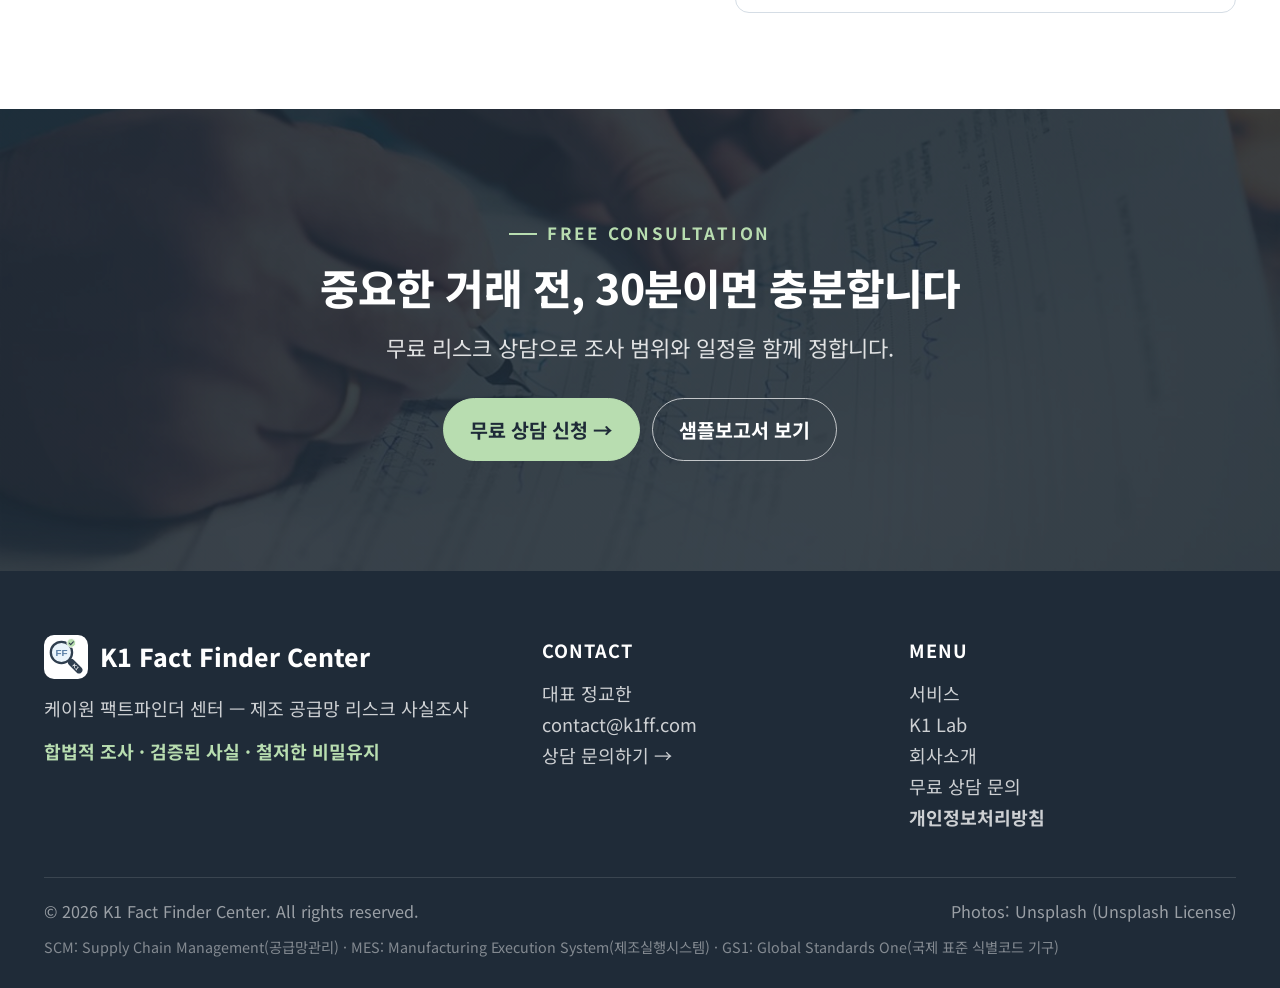
<file: lab.html>
<!doctype html>
<html lang="ko">
<head>
<meta charset="utf-8">
<meta name="viewport" content="width=device-width, initial-scale=1">
<!-- 공개 전 검색 노출 차단: 정식 오픈 시 아래 한 줄 삭제 -->
<meta name="robots" content="noindex, nofollow">
<title>K1 Lab | K1 Fact Finder Center</title>
<meta name="description" content="K1 Lab — 제조 현장 전문가가 설계하고 AI로 구현한 시스템 사례">
<link rel="icon" href="assets/favicon.svg" type="image/svg+xml">
<link rel="preconnect" href="https://fonts.googleapis.com">
<link rel="preconnect" href="https://fonts.gstatic.com" crossorigin>
<link href="https://fonts.googleapis.com/css2?family=Noto+Sans+KR:wght@400;500;700;800&display=swap" rel="stylesheet">
<link rel="stylesheet" href="css/style.css?v=20261119a">
</head>
<body class="pg-lab">
<header class="site-header">
  <div class="wrap">
    <a class="brand" href="index.html"><img src="assets/logo-symbol.svg" alt="K1 Fact Finder 로고"><span class="brand-name">K1 <span>Fact Finder</span></span></a>
    <button class="nav-toggle" aria-label="메뉴 열기">메뉴</button>
    <nav class="nav"><a href="index.html">홈</a><a href="services.html">서비스</a><a href="lab.html">K1 Lab</a><a href="about.html">회사소개</a><a class="nav-cta" href="contact.html">무료 상담</a></nav>
  </div>
</header>
<main>
<section class="page-head ph-lab"><div class="wrap reveal">
  <p class="crumb">홈 / K1 Lab</p><p class="eyebrow">K1 Lab</p>
  <h1>현장 전문가가 설계하고,<br>AI로 구현한 시스템</h1>
  <p class="lead">제조 현장의 문제를 직접 정의하고 시스템으로 풀어 온 기록입니다. 데이터와 시스템을 아는 시각이 K1FF 사실조사의 바탕이 됩니다.</p>
</div></section>
<section class="lab-stats"><div class="wrap"><div class="stat-grid reveal">
  <div><b>16<small>개</small></b><span>직접 설계·구현한 시스템</span></div>
  <div><b>5<small>단계</small></b><span>계획부터 경영관리까지 업무 흐름 전체</span></div>
  <div><b>5<small>개 언어</small></b><span>한·영·베·중·일 다국어 경험</span></div>
  <div><b>1<small>명</small></b><span>현장 전문가가 기획부터 운영까지</span></div>
</div></div></section>
<section><div class="wrap">
  <div class="section-head center"><p class="eyebrow">Systems</p><h2>업무 흐름별 시스템</h2><p class="lead">제조 업무 흐름 순서로 배열했고, 카드마다 연결되는 K1FF 서비스를 표시했습니다. "실제 화면" 표시는 운영 중인 시스템을 캡처한 것이며, 클릭하면 크게 볼 수 있습니다.</p></div>
  <div class="lab-filter" role="tablist"><div class="lab-flow-bar"><button class="on all" data-f="all">전체</button><div class="chain"><button data-f="plan"><b>① 계획</b><small>PLAN</small></button><i>→</i><button data-f="source"><b>② 구매·자재</b><small>SOURCE</small></button><i>→</i><button data-f="make"><b>③ 생산·설비</b><small>MAKE</small></button><i>→</i><button data-f="deliver"><b>④ 출하·물류</b><small>DELIVER</small></button><i>→</i><button data-f="insight"><b>⑤ 경영관리</b><small>INSIGHT</small></button></div><div class="side"><button data-f="global"><b>해외 현장</b><small>GLOBAL</small></button><button data-f="ext"><b>확장 서비스</b><small>EXTENSION</small></button></div></div></div>
  <div class="lab-grid">
<div class="lab-stage" data-g="plan"><b>① 계획</b><small>PLAN</small><em>2개 시스템</em></div>
<article class="lab-card reveal" data-g="plan"><button class="shot shot-d" data-src="assets/img/lab/fp.jpg" aria-label="일별 생산계획(FP) 라이트 실제 화면 크게 보기"><span class="bar"><i></i><i></i><i></i></span><img src="assets/img/lab/fp.jpg" alt="일별 생산계획(FP) 라이트 실제 화면" loading="lazy"><em>실제 화면</em></button>
<div class="lab-body"><div class="lab-top"><p class="lab-g">① 계획</p><span class="lab-st st-구축">구축</span></div>
<h3>일별 생산계획(FP) 라이트 <small>FP What-if Planner</small></h3><span class="lab-who">글로벌 제조기업 A사</span>
<dl><dt>문제</dt><dd>주문·설비·인원·자재 제약을 반영한 일별 생산계획을 엑셀로 짜느라, 계획이 바뀔 때마다 처음부터 다시 계산해야 함</dd><dt>해결</dt><dd>기준정보와 제약조건(자재·설비 능력·인원)을 정하고 실행하면 일별 생산계획을 자동으로 만들고, 계획 버전 비교와 실적 반영 재계획까지 지원</dd></dl>
<ul class="lab-e"><li>납기준수율·지연·가동률 즉시 확인</li><li>계획 버전 비교 · What-if 시뮬레이션</li><li>실적 반영 재계획</li></ul><div class="lab-t"><span>웹앱(설치 없음)</span><span>AI 분석</span></div><div class="lab-svc"><span>K1FF 연결</span><a href="services.html">P1 공급망 프로세스 사실조사</a></div></div></article>
<article class="lab-card reveal" data-g="plan"><button class="shot shot-d" data-src="assets/img/lab/plan.jpg" aria-label="생산계획 점검 실제 화면 크게 보기"><span class="bar"><i></i><i></i><i></i></span><img src="assets/img/lab/plan.jpg" alt="생산계획 점검 실제 화면" loading="lazy"><em>실제 화면</em></button>
<div class="lab-body"><div class="lab-top"><p class="lab-g">① 계획</p><span class="lab-st st-구축">구축</span></div>
<h3>생산계획 점검 <small>Plan · MRP</small></h3><span class="lab-who">글로벌 제조기업 A사</span>
<dl><dt>문제</dt><dd>생산계획과 실적, 자재 소요가 따로 관리되어 계획 변경 때 필요한 자재를 바로 알기 어려움</dd><dt>해결</dt><dd>생산계획 대비 실적과 MRP 순소요를 한 화면에서 보고, 발주가 필요한 자재를 자동으로 추려 줌</dd></dl>
<ul class="lab-e"><li>계획 달성률 · 계획 대비 실적 추이</li><li>MRP 순소요 상위 자재</li><li>변경 금지 구간 계획 관리</li></ul><div class="lab-t"><span>대시보드</span><span>MRP</span></div><div class="lab-svc"><span>K1FF 연결</span><a href="services.html">P1 공급망 프로세스 사실조사</a></div></div></article>
<div class="lab-stage" data-g="source"><b>② 구매·자재</b><small>SOURCE</small><em>2개 시스템</em></div>
<article class="lab-card reveal" data-g="source"><button class="shot shot-d" data-src="assets/img/lab/procure.jpg" aria-label="구매자재 점검 실제 화면 크게 보기"><span class="bar"><i></i><i></i><i></i></span><img src="assets/img/lab/procure.jpg" alt="구매자재 점검 실제 화면" loading="lazy"><em>실제 화면</em></button>
<div class="lab-body"><div class="lab-top"><p class="lab-g">② 구매·자재</p><span class="lab-st st-구축">구축</span></div>
<h3>구매자재 점검 <small>Material Control Tower</small></h3><span class="lab-who">글로벌 제조기업 A사</span>
<dl><dt>문제</dt><dd>발주·입고·검사·재고·투입이 단계별로 끊겨 있어 결품 위험과 납기 지연을 늦게 발견함</dd><dt>해결</dt><dd>생산계획 입수부터 자재 소진까지 16단계를 한 흐름으로 모니터링하고, 이상 지점에 AI 진단을 표시</dd></dl>
<ul class="lab-e"><li>16단계 자재 흐름 · 핵심 지표 12개</li><li>결품 위험 · 납기 지연 조기 경보</li><li>협력사 성과 평가</li></ul><div class="lab-t"><span>대시보드 8개 화면</span><span>AI 진단</span></div><div class="lab-svc"><span>K1FF 연결</span><a href="services.html">P1 공급망 프로세스 사실조사</a><a href="services.html">P2 협력업체 생산능력 실사</a></div></div></article>
<article class="lab-card reveal" data-g="source"><button class="shot shot-d" data-src="assets/img/lab/inventory.jpg" aria-label="재고관리 시스템 실제 화면 크게 보기"><span class="bar"><i></i><i></i><i></i></span><img src="assets/img/lab/inventory.jpg" alt="재고관리 시스템 실제 화면" loading="lazy"><em>실제 화면</em></button>
<div class="lab-body"><div class="lab-top"><p class="lab-g">② 구매·자재</p><span class="lab-st st-구축">구축</span></div>
<h3>재고관리 시스템 <small>Inventory</small></h3><span class="lab-who">해외 건설사 B사</span>
<dl><dt>문제</dt><dd>엑셀 재고장부에 매일 새 품목코드가 생기고, 입력이 느리며 이상 데이터를 찾기 어려움</dd><dt>해결</dt><dd>품목명·규격으로 고르면 코드는 자동 생성하고, 입출고 캘린더와 이상 데이터 대시보드 제공</dd></dl>
<ul class="lab-e"><li>코드 자동 생성 · 중복 방지</li><li>입고·출고·기말재고 캘린더</li><li>한국어·베트남어</li></ul><div class="lab-t"><span>PC 설치형</span><span>대시보드</span></div><div class="lab-svc"><span>K1FF 연결</span><a href="services.html">P1 공급망 프로세스 사실조사</a><a href="services.html">P2 협력업체 생산능력 실사</a></div></div></article>
<div class="lab-stage" data-g="make"><b>③ 생산·설비</b><small>MAKE</small><em>3개 시스템</em></div>
<article class="lab-card reveal" data-g="make"><button class="shot shot-d" data-src="assets/img/lab/eqpms.jpg" aria-label="설비투자 프로세스 관리 실제 화면 크게 보기"><span class="bar"><i></i><i></i><i></i></span><img src="assets/img/lab/eqpms.jpg" alt="설비투자 프로세스 관리 실제 화면" loading="lazy"><em>실제 화면</em></button>
<div class="lab-body"><div class="lab-top"><p class="lab-g">③ 생산·설비</p><span class="lab-st st-운영">운영</span></div>
<h3>설비투자 프로세스 관리 <small>EQ-PMS</small></h3><span class="lab-who">글로벌 제조기업 A사</span>
<dl><dt>문제</dt><dd>설비투자 품의부터 입고·검수까지 11단계가 부서별 문서와 메일로 흩어져 진행 상황을 알기 어려움</dd><dt>해결</dt><dd>11단계 투자 프로세스를 한 화면에서 관리하고, 단계별 담당·기한·산출물을 대시보드로 확인</dd></dl>
<ul class="lab-e"><li>11단계 진행 현황 한눈에</li><li>회사·설비별 필터</li><li>사용자 설명서·WBS 함께 제공</li></ul><div class="lab-t"><span>웹앱</span><span>대시보드</span></div><div class="lab-svc"><span>K1FF 연결</span><a href="services.html">P2 협력업체 생산능력 실사</a></div></div></article>
<article class="lab-card reveal" data-g="make"><button class="shot shot-d" data-src="assets/img/lab/dailycheck.jpg" aria-label="부품 일상점검 시스템 실제 화면 크게 보기"><span class="bar"><i></i><i></i><i></i></span><img src="assets/img/lab/dailycheck.jpg" alt="부품 일상점검 시스템 실제 화면" loading="lazy"><em>실제 화면</em></button>
<div class="lab-body"><div class="lab-top"><p class="lab-g">③ 생산·설비</p><span class="lab-st st-운영">운영</span></div>
<h3>부품 일상점검 시스템 <small>Daily Check</small></h3><span class="lab-who">글로벌 제조기업 A사</span>
<dl><dt>문제</dt><dd>종이 점검표로는 누락·이상값 판정이 늦고, 조치 이력이 남지 않음</dd><dt>해결</dt><dd>QR로 부품을 찾아 점검하고, 상·하한 기준으로 정상/이상을 자동 판정해 조치까지 기록</dd></dl>
<ul class="lab-e"><li>QR 점검 · 자동 판정</li><li>한국어·영어·베트남어</li><li>점검 결과는 수정 불가 이력으로 보존</li></ul><div class="lab-t"><span>웹앱</span><span>클라우드 DB</span><span>다국어</span></div><div class="lab-svc"><span>K1FF 연결</span><a href="services.html">P2 협력업체 생산능력 실사</a></div></div></article>
<article class="lab-card reveal" data-g="make"><div class="mock m-link" aria-hidden="true"><div class="mk-link"><i>설비</i><em></em><i>EAP</i><em></em><i>MES</i></div><div class="mk-rows"><b style="width:90%"></b><b style="width:70%"></b><b style="width:80%"></b></div></div>
<div class="lab-body"><div class="lab-top"><p class="lab-g">③ 생산·설비</p><span class="lab-st st-설계">설계</span></div>
<h3>설비 온라인 연동 설계 <small>Traceability</small></h3><span class="lab-who">글로벌 제조기업 A사</span>
<dl><dt>문제</dt><dd>설비와 생산 시스템이 연결되지 않아 LOT 이력 추적과 자동 실적 수집이 불가</dd><dt>해결</dt><dd>SECS/GEM 표준 기반 설비 연동 시나리오와 FAT·SAT 점검표를 설계</dd></dl>
<ul class="lab-e"><li>16개 연동 시나리오</li><li>38개 메시지 항목 정의</li><li>설비·CIM·EAP·MOS 4자 점검표</li></ul><div class="lab-t"><span>SECS/GEM</span><span>점검표</span></div><div class="lab-svc"><span>K1FF 연결</span><a href="services.html">P2 협력업체 생산능력 실사</a></div></div></article>
<div class="lab-stage" data-g="deliver"><b>④ 출하·물류</b><small>DELIVER</small><em>1개 시스템</em></div>
<article class="lab-card reveal" data-g="deliver"><button class="shot shot-d" data-src="assets/img/lab/lmts2.jpg" aria-label="물류출하 추적 시스템 실제 화면 크게 보기"><span class="bar"><i></i><i></i><i></i></span><img src="assets/img/lab/lmts2.jpg" alt="물류출하 추적 시스템 실제 화면" loading="lazy"><em>실제 화면</em></button>
<div class="lab-body"><div class="lab-top"><p class="lab-g">④ 출하·물류</p><span class="lab-st st-운영">운영</span></div>
<h3>물류출하 추적 시스템 <small>LMTS</small></h3><span class="lab-who">글로벌 제조기업 A사</span>
<dl><dt>문제</dt><dd>출하 차량이 어디쯤 있는지, 어느 거점에서 지연되는지 전화로만 확인</dd><dt>해결</dt><dd>창고·물류센터부터 항만·국제공항까지 거점별 체류와 이동 중 운송(차량·선박·항공)을 한 화면에서 추적하고, 경영자용 핵심 지표로 요약</dd></dl>
<ul class="lab-e"><li>정시납품율·지연·배차 필요 등 핵심 지표 7개</li><li>국내외 거점 19곳 체류·입고 예정 현황</li><li>데이터 확보 현황 표시(원천 없는 값은 비표시)</li></ul><div class="lab-t"><span>웹앱 8개 화면</span><span>CEO 대시보드</span></div><div class="lab-svc"><span>K1FF 연결</span><a href="services.html">P1 공급망 프로세스 사실조사</a></div></div></article>
<div class="lab-stage" data-g="insight"><b>⑤ 경영관리</b><small>INSIGHT</small><em>3개 시스템</em></div>
<article class="lab-card reveal" data-g="insight"><button class="shot shot-d" data-src="assets/img/lab/exec2.jpg" aria-label="경영자 종합 대시보드 실제 화면 크게 보기"><span class="bar"><i></i><i></i><i></i></span><img src="assets/img/lab/exec2.jpg" alt="경영자 종합 대시보드 실제 화면" loading="lazy"><em>실제 화면</em></button>
<div class="lab-body"><div class="lab-top"><p class="lab-g">⑤ 경영관리</p><span class="lab-st st-운영">운영</span></div>
<h3>경영자 종합 대시보드 <small>Executive View</small></h3><span class="lab-who">글로벌 제조기업 A사</span>
<dl><dt>문제</dt><dd>설비투자·물류·자재·점검 지표가 시스템마다 흩어져 있어 경영진이 한눈에 판단하기 어려움</dd><dt>해결</dt><dd>시스템마다 경영자용 대시보드를 내장하고, 이를 한곳에 모아 종합 대시보드로 운영</dd></dl>
<ul class="lab-e"><li>시스템별 경영자 대시보드 내장</li><li>결과 → 과정 → 원인 연계 구조</li><li>설비종합효율 등 단일 계산 기준</li></ul><div class="lab-t"><span>대시보드 통합</span><span>AI 진단</span></div><div class="lab-svc"><span>K1FF 연결</span><a href="services.html">P1 공급망 프로세스 사실조사</a><a href="services.html">P6 정기 모니터링</a></div></div></article>
<article class="lab-card reveal" data-g="insight"><div class="mock m-doc" aria-hidden="true"><div class="mk-doc"><b style="width:60%"></b><b></b><b></b><b style="width:75%"></b><span>ISO</span></div><div class="mk-doc d2"><b style="width:50%"></b><b></b><b style="width:80%"></b></div></div>
<div class="lab-body"><div class="lab-top"><p class="lab-g">⑤ 경영관리</p><span class="lab-st st-구축">구축</span></div>
<h3>ISO 통합인증 문서관리 <small>ISO DMS</small></h3><span class="lab-who">글로벌 제조기업 A사</span>
<dl><dt>문제</dt><dd>ISO 9001·14001·45001 3개 인증을 처음으로 동시에 준비해야 하는데 문서 체계가 없음</dd><dt>해결</dt><dd>문서번호 체계를 세우고, 13주 로드맵과 35개 활동 점검표, 웹 문서관리(DMS)를 함께 구축</dd></dl>
<ul class="lab-e"><li>3개 규격 동시 대응</li><li>문서번호 체계 정립</li><li>13주 실행 로드맵</li></ul><div class="lab-t"><span>웹 DMS</span><span>로드맵</span></div><div class="lab-svc"><span>K1FF 연결</span><a href="services.html">P1 공급망 프로세스 사실조사</a><a href="services.html">P6 정기 모니터링</a></div></div></article>
<article class="lab-card reveal" data-g="insight"><div class="mock m-wave" aria-hidden="true"><div class="mk-wave"><i style="height:30%"></i><i style="height:60%"></i><i style="height:85%"></i><i style="height:45%"></i><i style="height:70%"></i><i style="height:95%"></i><i style="height:50%"></i><i style="height:35%"></i><i style="height:75%"></i><i style="height:55%"></i><i style="height:90%"></i><i style="height:40%"></i><i style="height:65%"></i><i style="height:30%"></i><i style="height:80%"></i><i style="height:50%"></i></div><div class="mk-arrow">→ PPT</div></div>
<div class="lab-body"><div class="lab-top"><p class="lab-g">⑤ 경영관리</p><span class="lab-st st-적용">적용</span></div>
<h3>회의록 자동화 <small>Meeting Minutes AI</small></h3><span class="lab-who">글로벌 제조기업 A사</span>
<dl><dt>문제</dt><dd>회의 녹음을 정리하는 데 시간이 오래 걸리고, 전문 용어 오기가 많음</dd><dt>해결</dt><dd>음성을 텍스트로 바꾼 뒤 현장 용어 교정·화자 구분·5단계 검증을 거쳐 PPT 회의록으로 자동 작성</dd></dl>
<ul class="lab-e"><li>녹음 → PPT 회의록</li><li>논리·문법·오탈자·용어·종합 5단계 검증</li><li>화자 구분</li></ul><div class="lab-t"><span>음성인식</span><span>AI 교정</span></div><div class="lab-svc"><span>K1FF 연결</span><a href="services.html">P6 정기 모니터링</a></div></div></article>
<div class="lab-stage" data-g="global"><b>해외 현장</b><small>GLOBAL</small><em>2개 시스템</em></div>
<article class="lab-card reveal" data-g="global"><button class="shot shot-d" data-src="assets/img/lab/ipmal.jpg" aria-label="현장 다국어 학습 · 입말이 실제 화면 크게 보기"><span class="bar"><i></i><i></i><i></i></span><img src="assets/img/lab/ipmal.jpg" alt="현장 다국어 학습 · 입말이 실제 화면" loading="lazy"><em>실제 화면</em></button>
<div class="lab-body"><div class="lab-top"><p class="lab-g">해외 현장</p><span class="lab-st st-운영">운영</span></div>
<h3>현장 다국어 학습 · 입말이 <small>Field Language Trainer</small></h3>
<dl><dt>문제</dt><dd>해외 제조 현장에서 현지 직원과 소통할 실전 문장을 꾸준히 익히기 어려움</dd><dt>해결</dt><dd>한국어·베트남어·영어·중국어·일본어 실전 문장을 카드·퀴즈·말하기로 익히고, 원어 발음과 하루 두 번 학습 메일로 꾸준히 복습</dd></dl>
<ul class="lab-e"><li>카드·퀴즈·말하기 3가지 학습</li><li>기억 정도에 따른 간격반복 복습</li><li>5개 언어 원어 발음 · 하루 2회 학습 메일</li></ul><div class="lab-t"><span>웹앱</span><span>자동 메일</span><span>음성</span></div><div class="lab-svc"><span>K1FF 연결</span><a href="services.html">P3 해외 협력사 실사</a></div></div></article>
<article class="lab-card reveal" data-g="global"><button class="shot shot-d" data-src="assets/img/lab/video.jpg" aria-label="베트남어·한국어 학습 영상 실제 화면 크게 보기"><span class="bar"><i></i><i></i><i></i></span><img src="assets/img/lab/video.jpg" alt="베트남어·한국어 학습 영상 실제 화면" loading="lazy"><em>실제 화면</em></button>
<div class="lab-body"><div class="lab-top"><p class="lab-g">해외 현장</p><span class="lab-st st-운영">운영</span></div>
<h3>베트남어·한국어 학습 영상 <small>VN-KR Video</small></h3>
<dl><dt>문제</dt><dd>현지 직원 교육용 언어 영상을 매번 손으로 만들기 어려움</dd><dt>해결</dt><dd>단어·문장·발음 목록만 넣으면 자막·음성이 들어간 학습 영상을 자동으로 제작</dd></dl>
<ul class="lab-e"><li>단어·문장·발음 3종</li><li>자연스러운 원어 음성</li><li>파스텔 디자인 자동 적용</li></ul><div class="lab-t"><span>영상 자동화</span><span>음성</span></div><div class="lab-svc"><span>K1FF 연결</span><a href="services.html">P3 해외 협력사 실사</a></div></div></article>
<div class="lab-stage" data-g="ext"><b>확장 서비스</b><small>EXTENSION</small><em>3개 시스템</em></div>
<article class="lab-card reveal" data-g="ext"><button class="shot shot-d" data-src="assets/img/lab/parklink2.jpg" aria-label="PARKLINK 실제 화면 크게 보기"><span class="bar"><i></i><i></i><i></i></span><img src="assets/img/lab/parklink2.jpg" alt="PARKLINK 실제 화면" loading="lazy"><em>실제 화면</em></button>
<div class="lab-body"><div class="lab-top"><p class="lab-g">확장 서비스</p><span class="lab-st st-운영">운영</span></div>
<h3>PARKLINK <small>익명 주차 연락</small></h3>
<dl><dt>문제</dt><dd>주차된 차를 빼달라고 연락하려면 차주의 전화번호가 그대로 노출됨</dd><dt>해결</dt><dd>차에 붙인 QR·NFC를 찍으면 번호 노출 없이 차주와 양방향으로 연락</dd></dl>
<ul class="lab-e"><li>전화번호 비노출</li><li>앱 설치 없이 바로 사용</li><li>관리자 대시보드</li></ul><div class="lab-t"><span>웹앱(PWA)</span><span>QR·NFC</span><a class="lab-link" href="https://kangsh8880.github.io/parklink/" target="_blank" rel="noopener">서비스 보기 →</a></div><div class="lab-svc ext">기술 역량 사례</div></div></article>
<article class="lab-card reveal" data-g="ext"><button class="shot shot-d" data-src="assets/img/lab/fire2.jpg" aria-label="산불 모니터링 · 매봉이 실제 화면 크게 보기"><span class="bar"><i></i><i></i><i></i></span><img src="assets/img/lab/fire2.jpg" alt="산불 모니터링 · 매봉이 실제 화면" loading="lazy"><em>실제 화면</em></button>
<div class="lab-body"><div class="lab-top"><p class="lab-g">확장 서비스</p><span class="lab-st st-1차 개발">1차 개발</span></div>
<h3>산불 모니터링 · 매봉이 <small>Forest Fire</small></h3>
<dl><dt>문제</dt><dd>산불 최초 신고 때 위치와 규모를 말로만 전달해 초기 대응이 늦어짐</dd><dt>해결</dt><dd>카메라 시작 → 촬영 → 전송 3단계로 위치·방향·영역을 지도에 표시하고 면적을 계산</dd></dl>
<ul class="lab-e"><li>3단계 간편 신고</li><li>GPS·나침반 기반 영역 표시</li><li>2차: 기상 기반 확산 예측(예정)</li></ul><div class="lab-t"><span>모바일 웹</span><span>지도</span></div><div class="lab-svc ext">기술 역량 사례</div></div></article>
<article class="lab-card reveal" data-g="ext"><button class="shot shot-m" data-src="assets/img/lab/routine.jpg" aria-label="루틴원 실제 화면 크게 보기"><span class="phone"><img src="assets/img/lab/routine.jpg" alt="루틴원 실제 화면" loading="lazy"></span><em>실제 화면</em></button>
<div class="lab-body"><div class="lab-top"><p class="lab-g">확장 서비스</p><span class="lab-st st-파일럿">파일럿</span></div>
<h3>루틴원 <small>Routine One</small></h3>
<dl><dt>문제</dt><dd>건강·학습 같은 생활 습관은 정해 두어도 제시간에 실천하기 어려움</dd><dt>해결</dt><dd>개인이 시간대별 체크 항목을 정하면 정해진 시각에 알림을 보내고 준수율과 응원 메시지를 제공</dd></dl>
<ul class="lab-e"><li>웹 푸시 알림에서 바로 체크</li><li>분야별 추천 세트</li><li>마스코트 루티</li></ul><div class="lab-t"><span>웹앱</span><span>푸시 알림</span></div><div class="lab-svc ext">기술 역량 사례</div></div></article>
  </div>
  <p class="lab-note">※ 고객사 명칭은 A사·B사로 표기했으며, 실제 화면의 회사명·개인정보는 가림 처리했습니다. 화면이 없는 시스템은 가상 화면 예시로 표시했습니다.</p>
</div></section>
<section class="bg-soft"><div class="wrap">
  <div class="section-head center"><p class="eyebrow">How we build</p><h2>시스템을 만드는 방식</h2></div>
  <div class="lab-flow reveal">
    <div><b>1</b><h3>현장 문제 정의</h3><p>현장에서 무엇이 왜 막히는지 사실부터 확인</p></div>
    <div><b>2</b><h3>프로세스 설계</h3><p>업무 흐름·기준정보·지표를 먼저 정리</p></div>
    <div><b>3</b><h3>AI로 빠른 구현</h3><p>현장 전문가가 설계하고 AI로 구현</p></div>
    <div><b>4</b><h3>현장 검증</h3><p>실제 사용자와 함께 화면·데이터 검증</p></div>
    <div><b>5</b><h3>운영·개선</h3><p>설명서·교육 영상까지 함께 제공</p></div>
  </div>
</div></section>
<section><div class="wrap lab-bridge reveal">
  <div><p class="eyebrow">Connect</p><h2>이 역량이 사실조사에 쓰입니다</h2>
  <p class="lead">전사시스템·제조시스템·기준정보 데이터를 직접 만들어 본 경험으로, 데이터 속 이상징후와 현장의 진위를 가려냅니다.</p></div>
  <div class="lab-links"><a href="services.html">P1 공급망 프로세스 사실조사 →</a><a href="services.html">P2 협력업체 생산능력 실사 →</a><a href="services.html">P3 해외 협력사 실사 →</a></div>
</div></section>
<section class="cta"><div class="wrap reveal">
  <p class="eyebrow" style="justify-content:center;color:#B8DDB0">Free Consultation</p>
  <h2>중요한 거래 전, 30분이면 충분합니다</h2>
  <p class="lead">무료 리스크 상담으로 조사 범위와 일정을 함께 정합니다.</p>
  <div class="btns"><a class="btn btn-mint" href="contact.html">무료 상담 신청 →</a><a class="btn btn-ghost" href="index.html#report">샘플보고서 보기</a></div>
</div></section>
</main>
<footer class="site-footer">
  <div class="wrap">
    <div class="f-grid">
      <div>
        <div class="f-brand"><img src="assets/logo-symbol.svg" alt="">K1 Fact Finder Center</div>
        <p>케이원 팩트파인더 센터 — 제조 공급망 리스크 사실조사</p>
        <span class="f-trust">합법적 조사 · 검증된 사실 · 철저한 비밀유지</span>
      </div>
      <div>
        <h4>CONTACT</h4>
        <p>대표 정교한<br>contact@k1ff.com<br><a href="contact.html">상담 문의하기 →</a></p>
      </div>
      <div>
        <h4>MENU</h4>
        <p><a href="services.html">서비스</a><br><a href="lab.html">K1 Lab</a><br><a href="about.html">회사소개</a><br><a href="contact.html">무료 상담 문의</a><br><a href="privacy.html"><b>개인정보처리방침</b></a></p>
      </div>
    </div>
    <div class="f-bottom"><span>© <span id="year">2026</span> K1 Fact Finder Center. All rights reserved.</span><span>Photos: Unsplash (Unsplash License)</span></div>
    <p class="abbr">SCM: Supply Chain Management(공급망관리) · MES: Manufacturing Execution System(제조실행시스템) · GS1: Global Standards One(국제 표준 식별코드 기구)</p>
  </div>
</footer>
<script src="js/lab.js?v=20261119a"></script>
<script src="js/main.js?v=20261119a"></script>
</body>
</html>
</file>
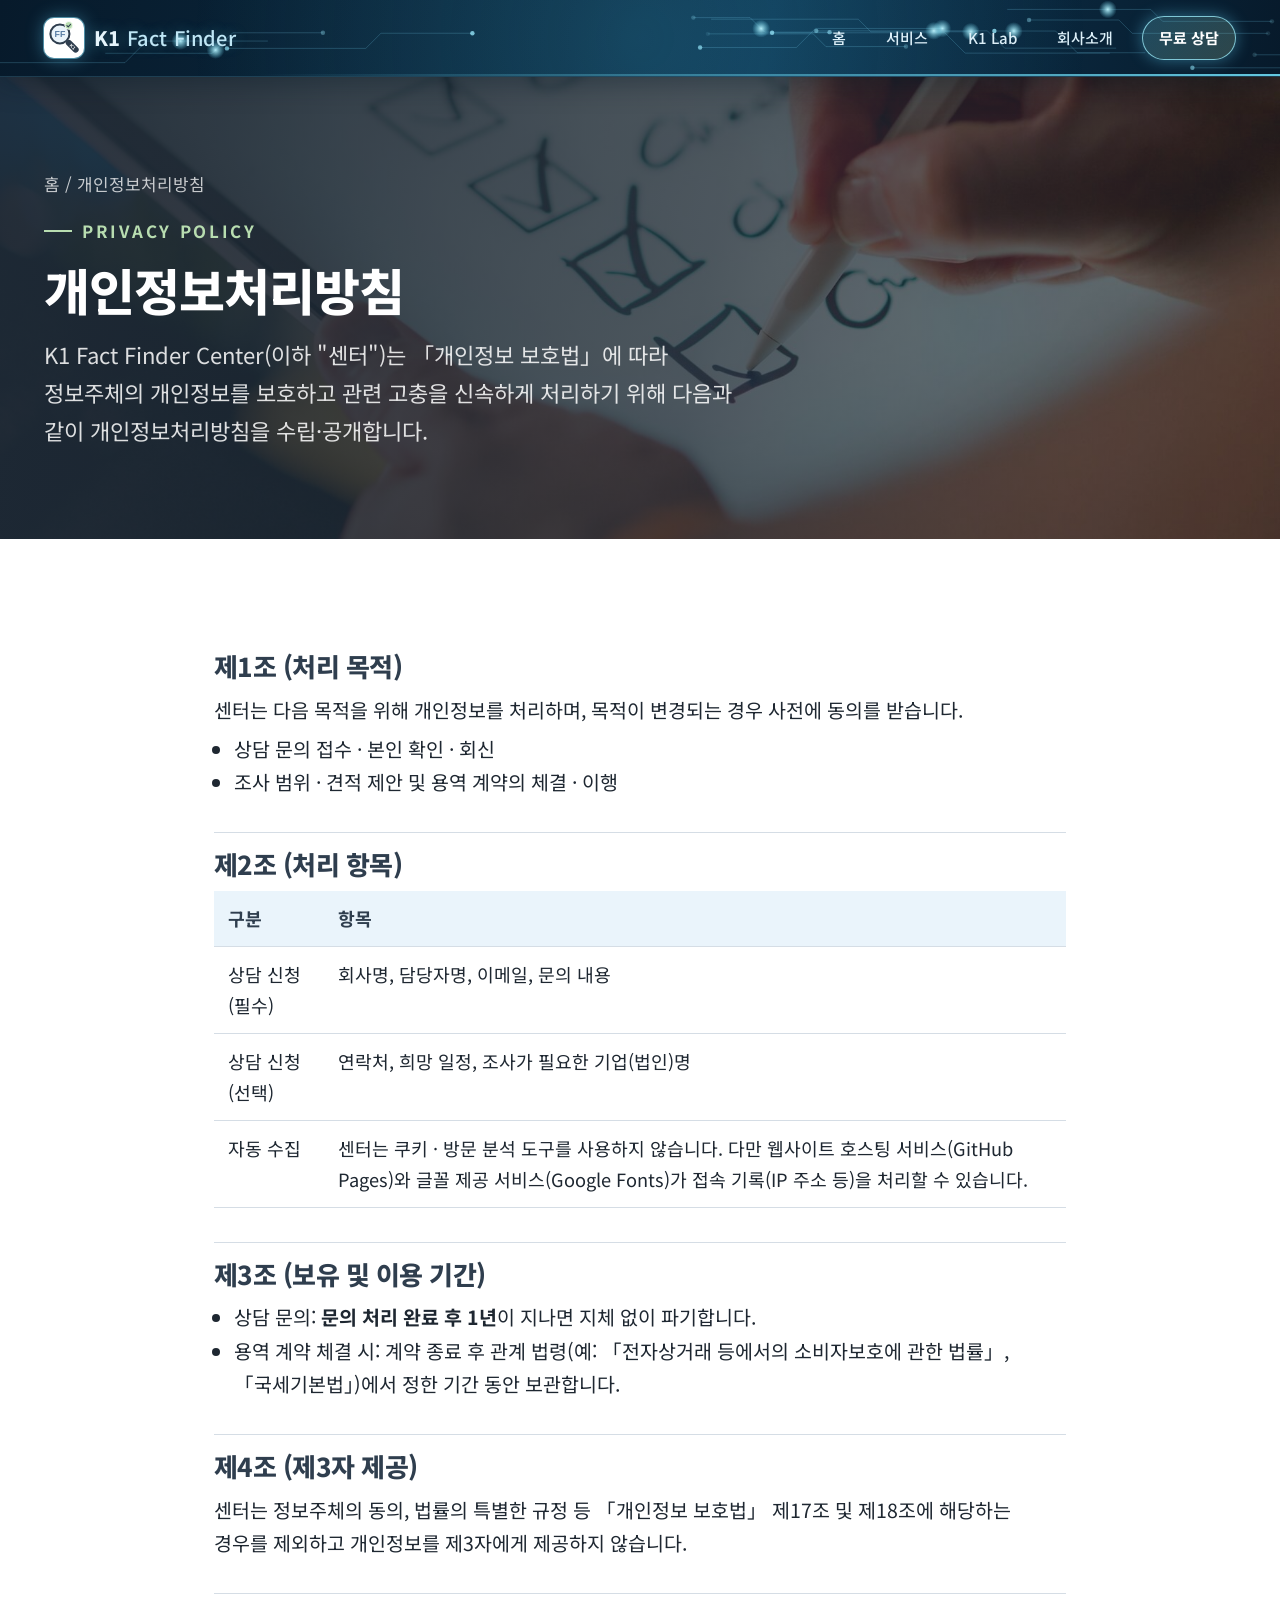
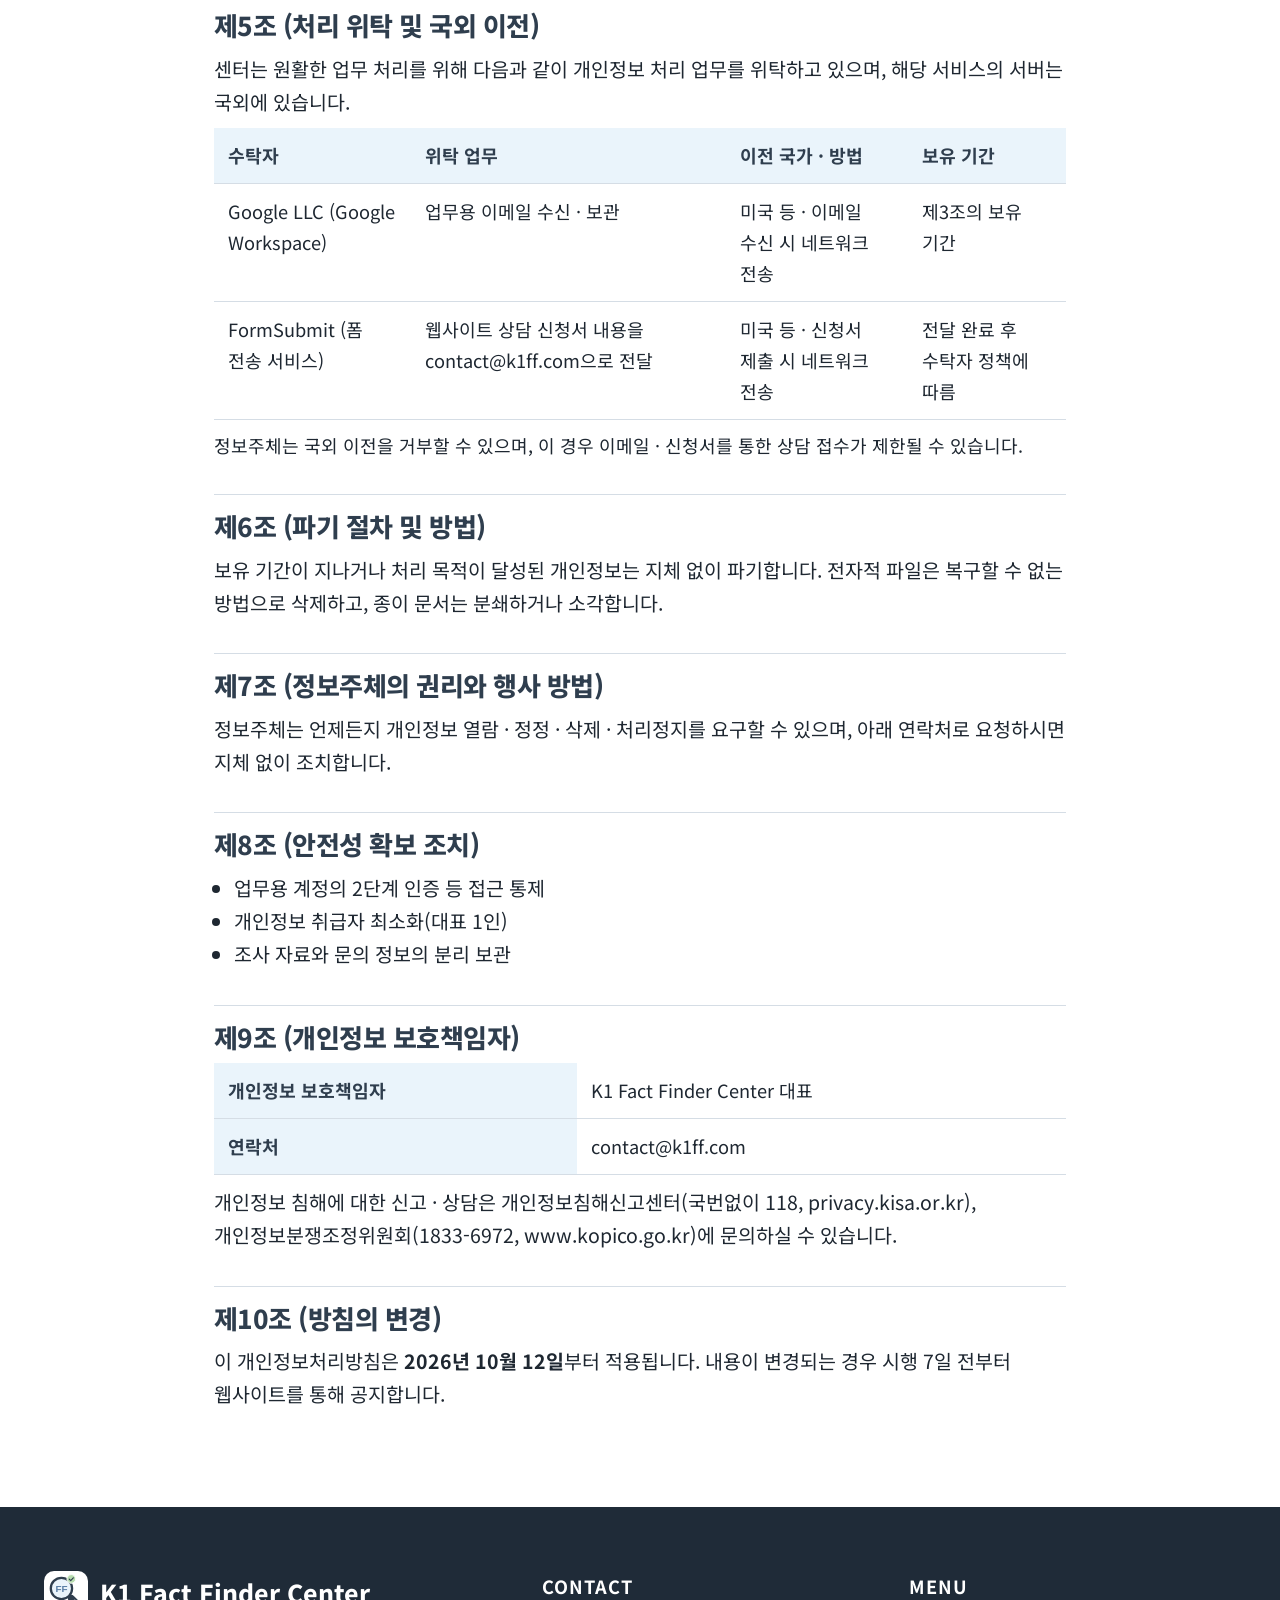
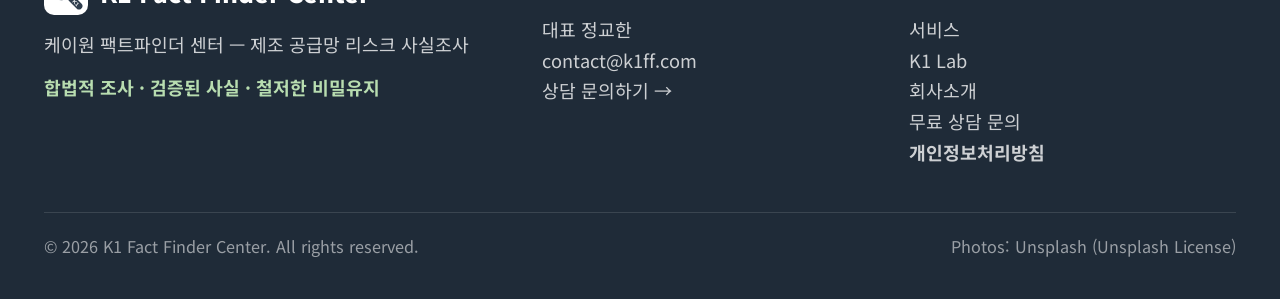
<file: privacy.html>
<!doctype html>
<html lang="ko">
<head>
<meta charset="utf-8">
<meta name="viewport" content="width=device-width, initial-scale=1">
<!-- 공개 전 검색 노출 차단: 정식 오픈 시 아래 한 줄 삭제 -->
<meta name="robots" content="noindex, nofollow">
<title>개인정보처리방침 | K1 Fact Finder Center</title>
<meta name="description" content="K1 Fact Finder Center 개인정보처리방침">
<link rel="icon" href="assets/favicon.svg" type="image/svg+xml">
<link rel="preconnect" href="https://fonts.googleapis.com">
<link rel="preconnect" href="https://fonts.gstatic.com" crossorigin>
<link href="https://fonts.googleapis.com/css2?family=Noto+Sans+KR:wght@400;500;700;800&display=swap" rel="stylesheet">
<link rel="stylesheet" href="css/style.css?v=20261119a">
</head>
<body class="pg-privacy">
<header class="site-header">
  <div class="wrap">
    <a class="brand" href="index.html"><img src="assets/logo-symbol.svg" alt="K1 Fact Finder 로고"><span class="brand-name">K1 <span>Fact Finder</span></span></a>
    <button class="nav-toggle" aria-label="메뉴 열기">메뉴</button>
    <nav class="nav"><a href="index.html">홈</a><a href="services.html">서비스</a><a href="lab.html">K1 Lab</a><a href="about.html">회사소개</a><a class="nav-cta" href="contact.html">무료 상담</a></nav>
  </div>
</header>
<main>

<section class="page-head ph-contact"><div class="wrap reveal">
  <p class="crumb">홈 / 개인정보처리방침</p><p class="eyebrow">Privacy Policy</p>
  <h1>개인정보처리방침</h1>
  <p class="lead">K1 Fact Finder Center(이하 "센터")는 「개인정보 보호법」에 따라 정보주체의 개인정보를 보호하고 관련 고충을 신속하게 처리하기 위해 다음과 같이 개인정보처리방침을 수립·공개합니다.</p>
</div></section>
<section><div class="wrap policy">
  <h2>제1조 (처리 목적)</h2>
  <p>센터는 다음 목적을 위해 개인정보를 처리하며, 목적이 변경되는 경우 사전에 동의를 받습니다.</p>
  <ul><li>상담 문의 접수 · 본인 확인 · 회신</li><li>조사 범위 · 견적 제안 및 용역 계약의 체결 · 이행</li></ul>
  <h2>제2조 (처리 항목)</h2>
  <table><tr><th>구분</th><th>항목</th></tr>
    <tr><td>상담 신청(필수)</td><td>회사명, 담당자명, 이메일, 문의 내용</td></tr>
    <tr><td>상담 신청(선택)</td><td>연락처, 희망 일정, 조사가 필요한 기업(법인)명</td></tr>
    <tr><td>자동 수집</td><td>센터는 쿠키 · 방문 분석 도구를 사용하지 않습니다. 다만 웹사이트 호스팅 서비스(GitHub Pages)와 글꼴 제공 서비스(Google Fonts)가 접속 기록(IP 주소 등)을 처리할 수 있습니다.</td></tr></table>
  <h2>제3조 (보유 및 이용 기간)</h2>
  <ul><li>상담 문의: <b>문의 처리 완료 후 1년</b>이 지나면 지체 없이 파기합니다.</li><li>용역 계약 체결 시: 계약 종료 후 관계 법령(예: 「전자상거래 등에서의 소비자보호에 관한 법률」, 「국세기본법」)에서 정한 기간 동안 보관합니다.</li></ul>
  <h2>제4조 (제3자 제공)</h2>
  <p>센터는 정보주체의 동의, 법률의 특별한 규정 등 「개인정보 보호법」 제17조 및 제18조에 해당하는 경우를 제외하고 개인정보를 제3자에게 제공하지 않습니다.</p>
  <h2>제5조 (처리 위탁 및 국외 이전)</h2>
  <p>센터는 원활한 업무 처리를 위해 다음과 같이 개인정보 처리 업무를 위탁하고 있으며, 해당 서비스의 서버는 국외에 있습니다.</p>
  <table><tr><th>수탁자</th><th>위탁 업무</th><th>이전 국가 · 방법</th><th>보유 기간</th></tr>
    <tr><td>Google LLC (Google Workspace)</td><td>업무용 이메일 수신 · 보관</td><td>미국 등 · 이메일 수신 시 네트워크 전송</td><td>제3조의 보유 기간</td></tr>
    <tr><td>FormSubmit (폼 전송 서비스)</td><td>웹사이트 상담 신청서 내용을 contact@k1ff.com으로 전달</td><td>미국 등 · 신청서 제출 시 네트워크 전송</td><td>전달 완료 후 수탁자 정책에 따름</td></tr></table>
  <p class="muted" style="font-size:18px">정보주체는 국외 이전을 거부할 수 있으며, 이 경우 이메일 · 신청서를 통한 상담 접수가 제한될 수 있습니다.</p>
  <h2>제6조 (파기 절차 및 방법)</h2>
  <p>보유 기간이 지나거나 처리 목적이 달성된 개인정보는 지체 없이 파기합니다. 전자적 파일은 복구할 수 없는 방법으로 삭제하고, 종이 문서는 분쇄하거나 소각합니다.</p>
  <h2>제7조 (정보주체의 권리와 행사 방법)</h2>
  <p>정보주체는 언제든지 개인정보 열람 · 정정 · 삭제 · 처리정지를 요구할 수 있으며, 아래 연락처로 요청하시면 지체 없이 조치합니다.</p>
  <h2>제8조 (안전성 확보 조치)</h2>
  <ul><li>업무용 계정의 2단계 인증 등 접근 통제</li><li>개인정보 취급자 최소화(대표 1인)</li><li>조사 자료와 문의 정보의 분리 보관</li></ul>
  <h2>제9조 (개인정보 보호책임자)</h2>
  <table><tr><th>개인정보 보호책임자</th><td>K1 Fact Finder Center 대표</td></tr><tr><th>연락처</th><td>contact@k1ff.com</td></tr></table>
  <p>개인정보 침해에 대한 신고 · 상담은 개인정보침해신고센터(국번없이 118, privacy.kisa.or.kr), 개인정보분쟁조정위원회(1833-6972, www.kopico.go.kr)에 문의하실 수 있습니다.</p>
  <h2>제10조 (방침의 변경)</h2>
  <p>이 개인정보처리방침은 <b>2026년 10월 12일</b>부터 적용됩니다. 내용이 변경되는 경우 시행 7일 전부터 웹사이트를 통해 공지합니다.</p>
</div></section>
</main>
<footer class="site-footer">
  <div class="wrap">
    <div class="f-grid">
      <div>
        <div class="f-brand"><img src="assets/logo-symbol.svg" alt="">K1 Fact Finder Center</div>
        <p>케이원 팩트파인더 센터 — 제조 공급망 리스크 사실조사</p>
        <span class="f-trust">합법적 조사 · 검증된 사실 · 철저한 비밀유지</span>
      </div>
      <div>
        <h4>CONTACT</h4>
        <p>대표 정교한<br>contact@k1ff.com<br><a href="contact.html">상담 문의하기 →</a></p>
      </div>
      <div>
        <h4>MENU</h4>
        <p><a href="services.html">서비스</a><br><a href="lab.html">K1 Lab</a><br><a href="about.html">회사소개</a><br><a href="contact.html">무료 상담 문의</a><br><a href="privacy.html"><b>개인정보처리방침</b></a></p>
      </div>
    </div>
    <div class="f-bottom"><span>© <span id="year">2026</span> K1 Fact Finder Center. All rights reserved.</span><span>Photos: Unsplash (Unsplash License)</span></div>
    <p class="abbr"></p>
  </div>
</footer>
<script src="js/main.js?v=20261119a"></script>
</body>
</html>
</file>
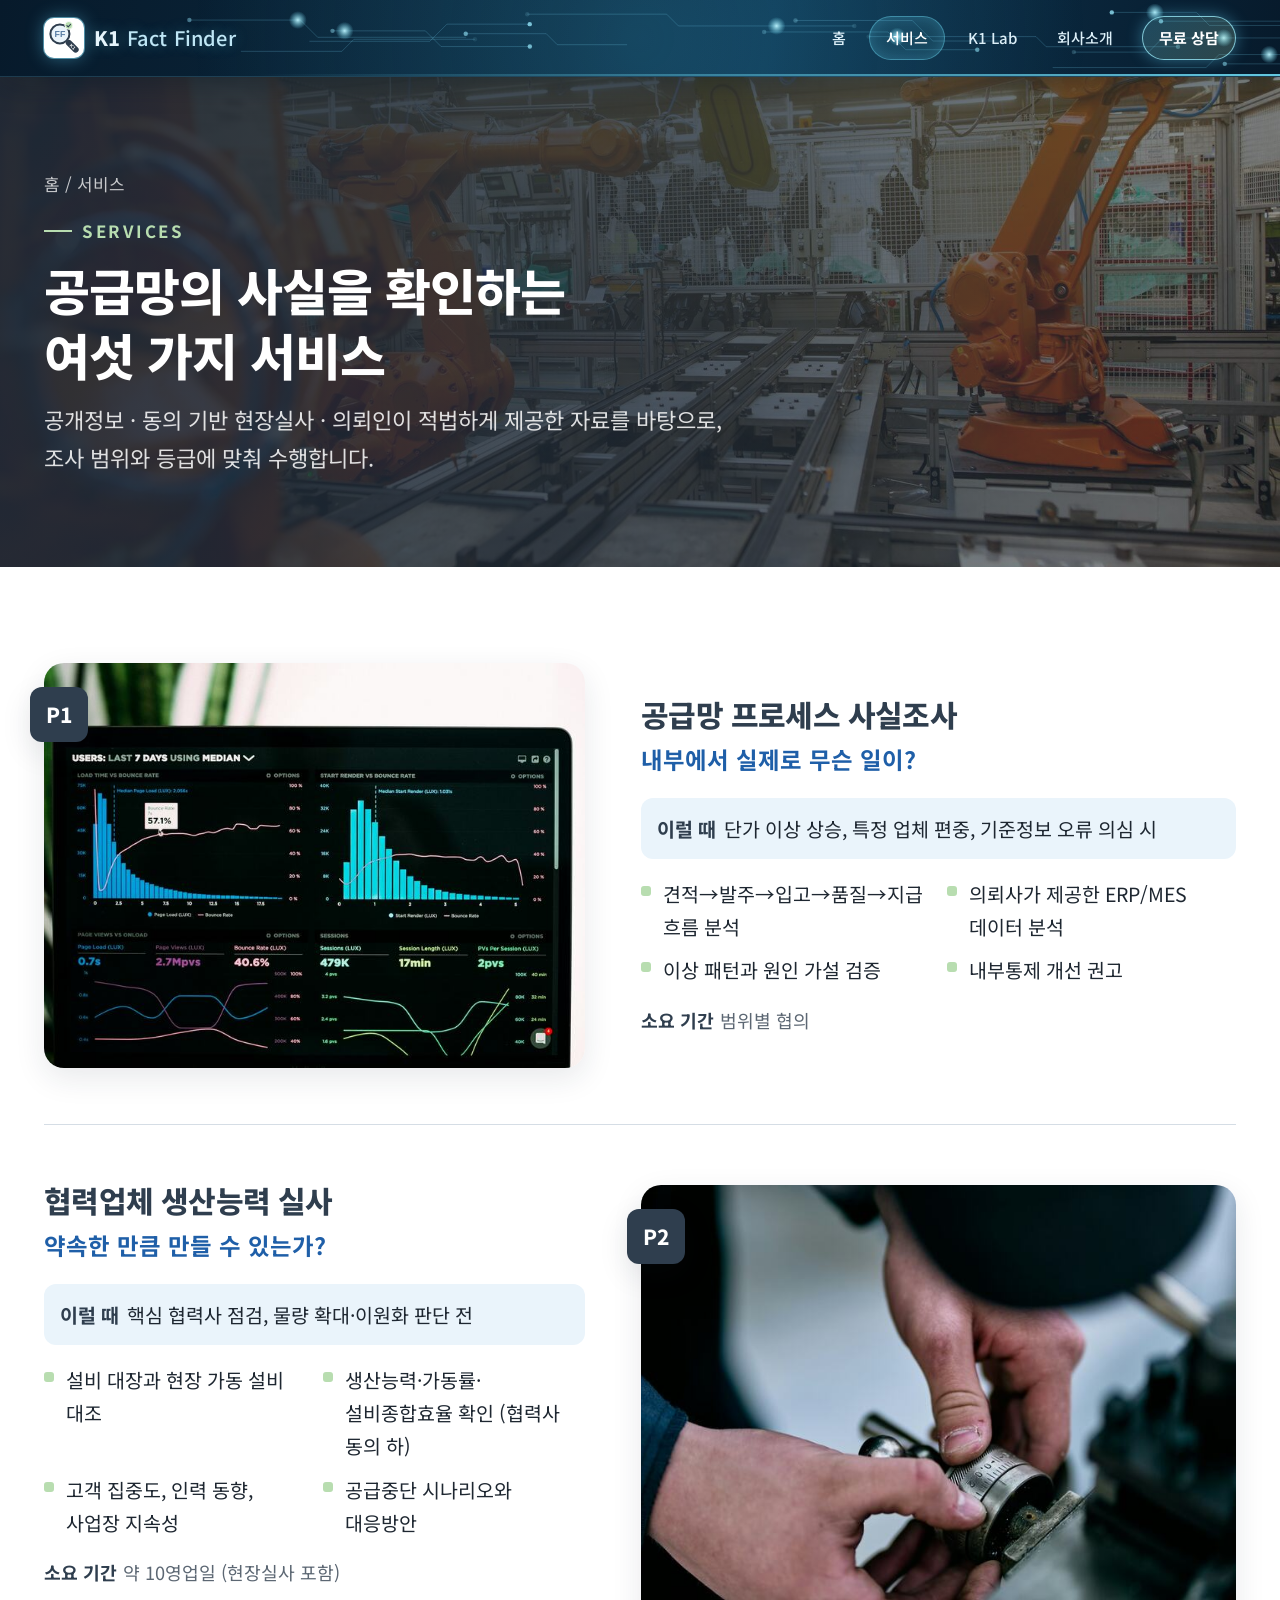
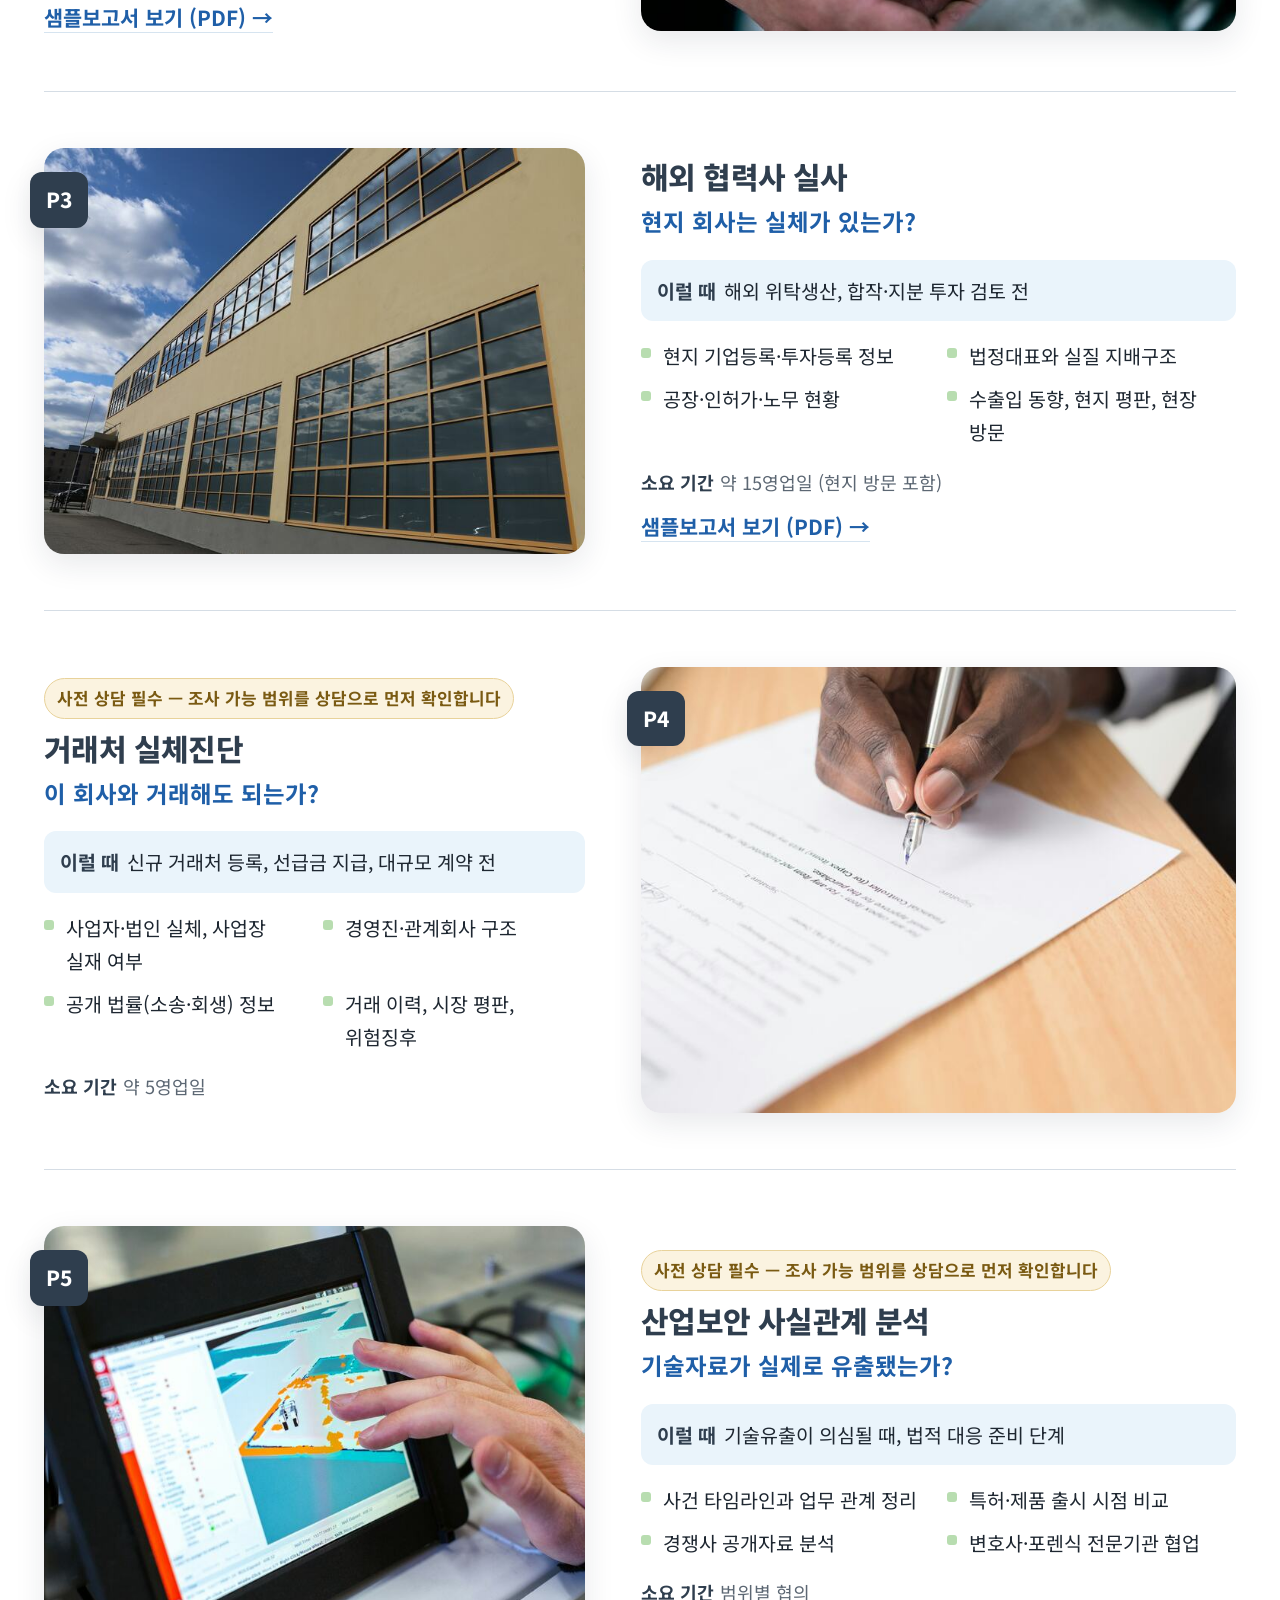
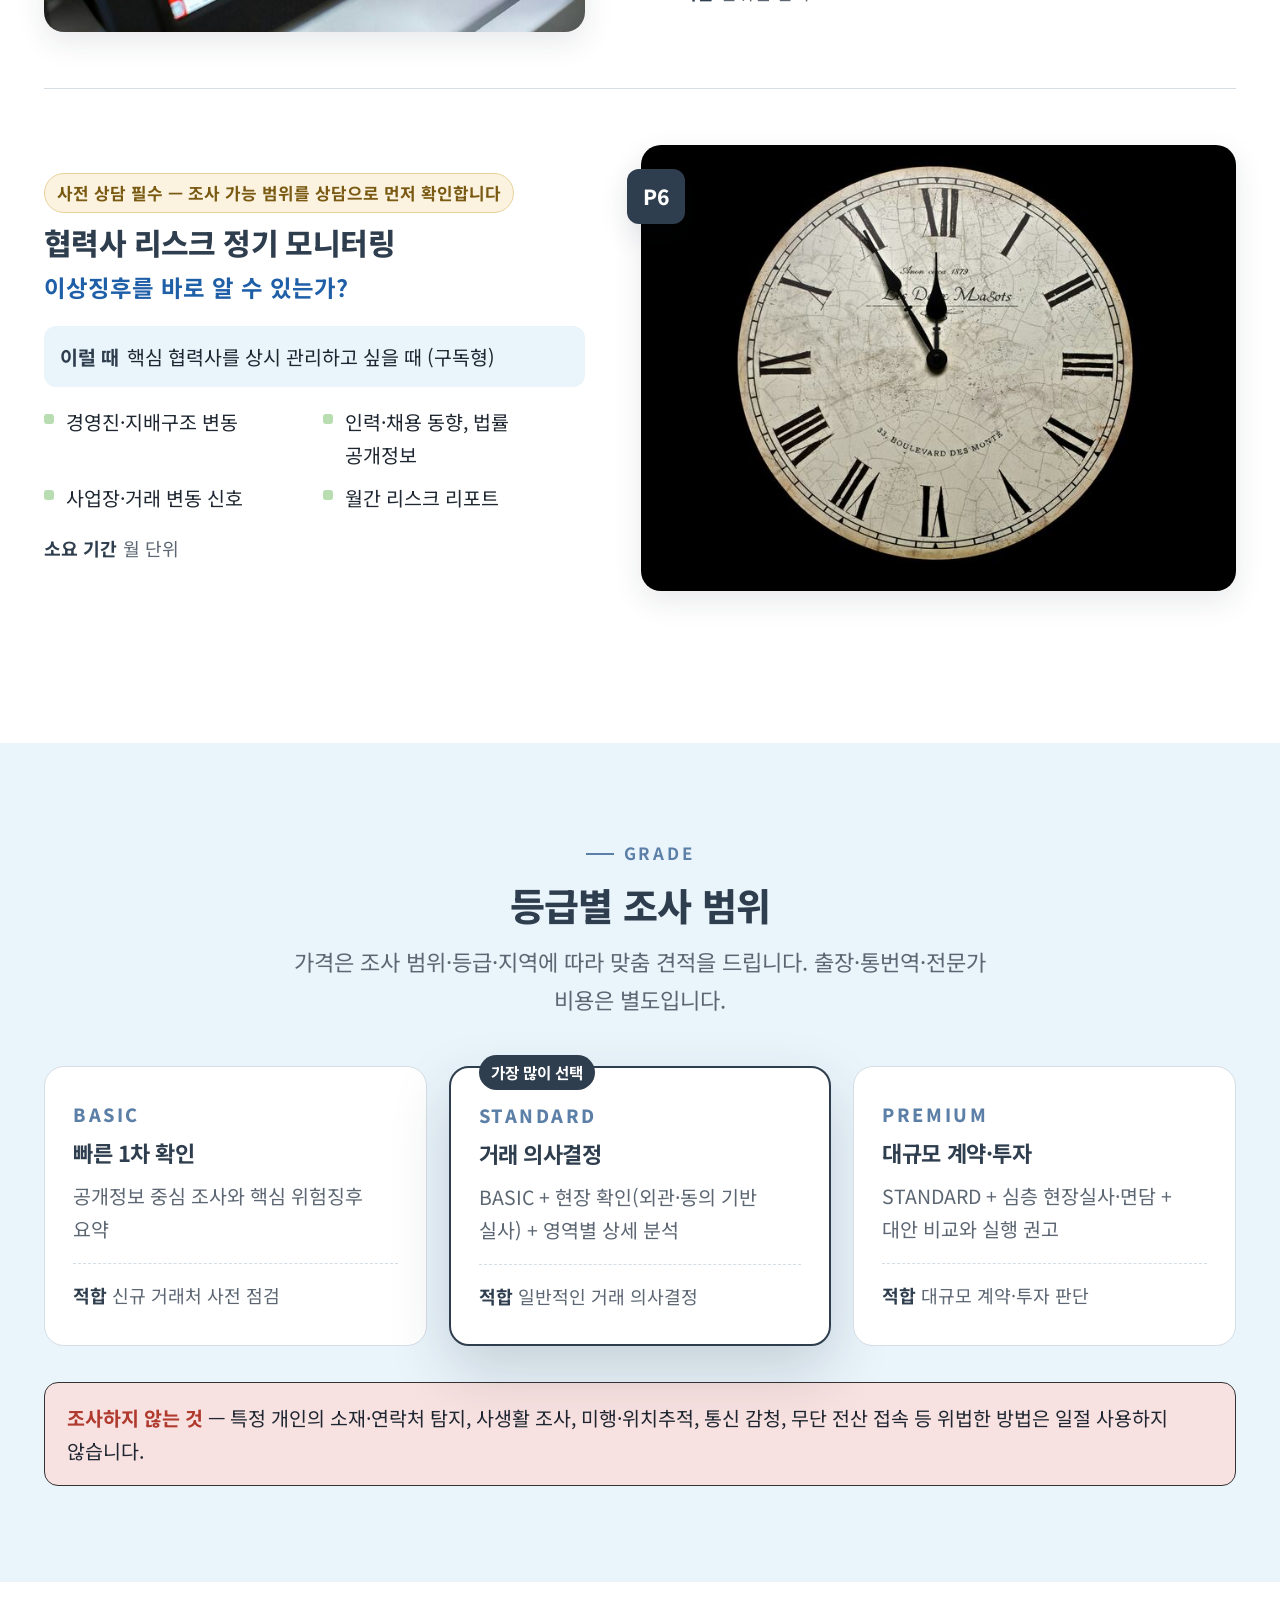
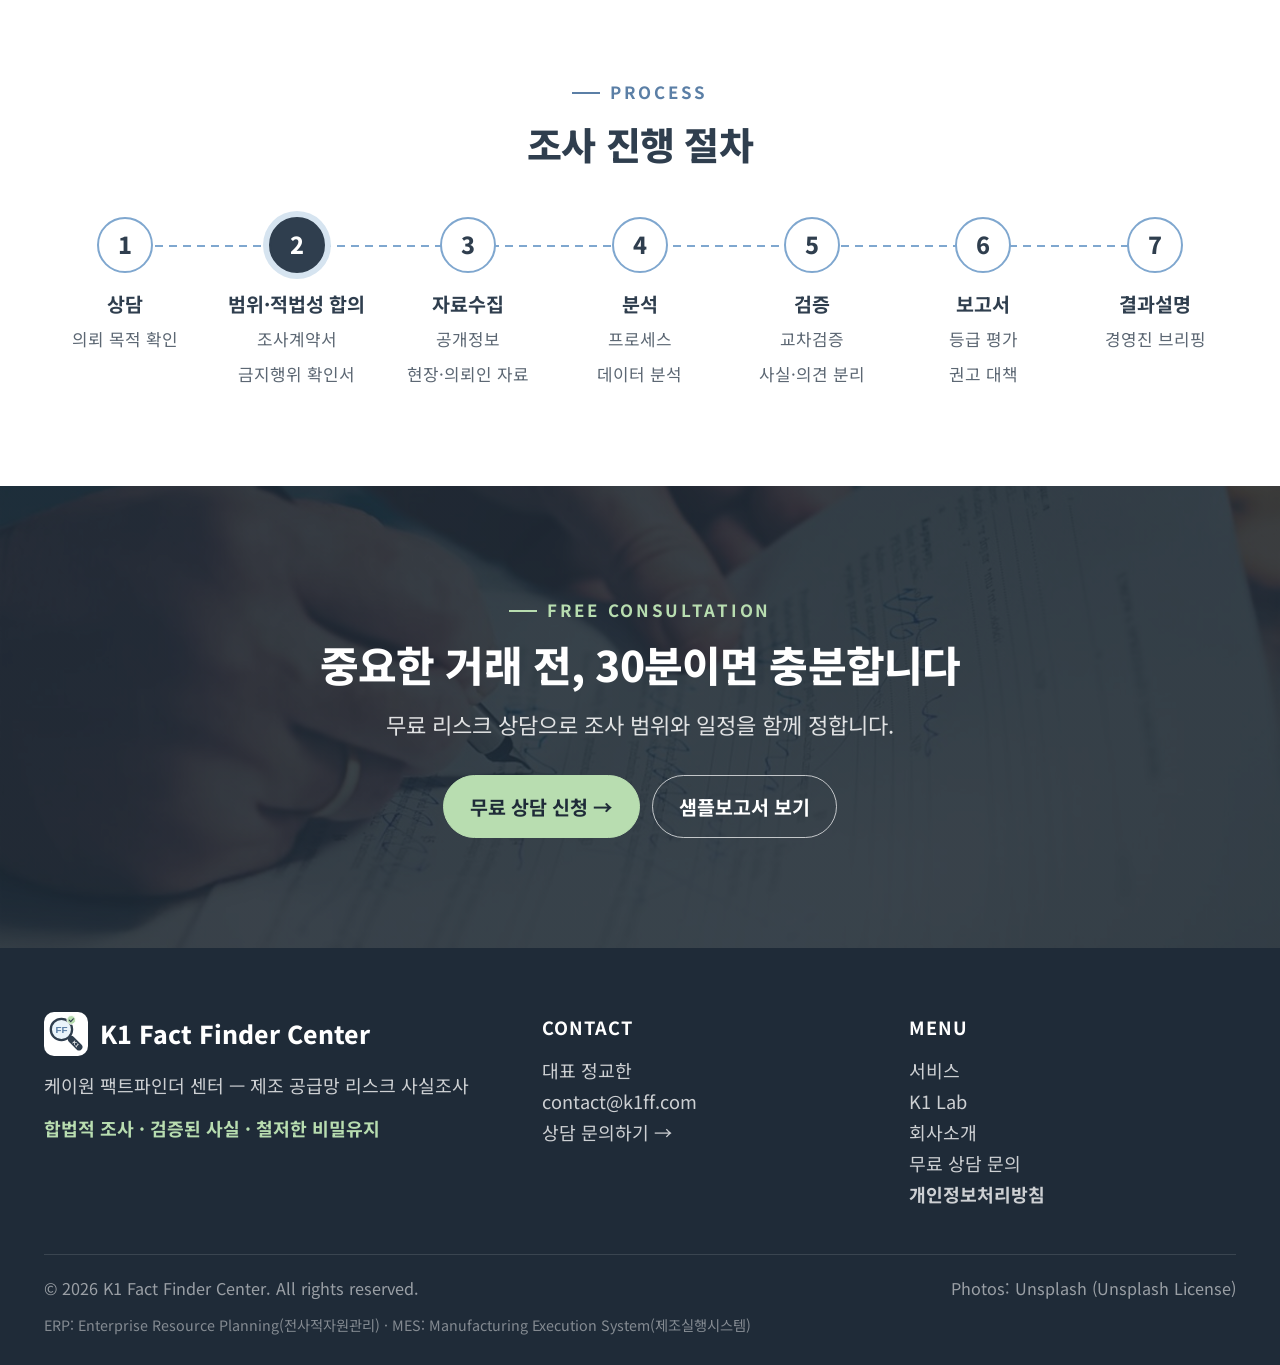
<file: services.html>
<!doctype html>
<html lang="ko">
<head>
<meta charset="utf-8">
<meta name="viewport" content="width=device-width, initial-scale=1">
<!-- 공개 전 검색 노출 차단: 정식 오픈 시 아래 한 줄 삭제 -->
<meta name="robots" content="noindex, nofollow">
<title>서비스 | K1 Fact Finder Center</title>
<meta name="description" content="K1 Fact Finder Center의 6가지 제조 공급망 사실조사 서비스">
<link rel="icon" href="assets/favicon.svg" type="image/svg+xml">
<link rel="preconnect" href="https://fonts.googleapis.com">
<link rel="preconnect" href="https://fonts.gstatic.com" crossorigin>
<link href="https://fonts.googleapis.com/css2?family=Noto+Sans+KR:wght@400;500;700;800&display=swap" rel="stylesheet">
<link rel="stylesheet" href="css/style.css?v=20261119a">
</head>
<body class="pg-services">
<header class="site-header">
  <div class="wrap">
    <a class="brand" href="index.html"><img src="assets/logo-symbol.svg" alt="K1 Fact Finder 로고"><span class="brand-name">K1 <span>Fact Finder</span></span></a>
    <button class="nav-toggle" aria-label="메뉴 열기">메뉴</button>
    <nav class="nav"><a href="index.html">홈</a><a href="services.html">서비스</a><a href="lab.html">K1 Lab</a><a href="about.html">회사소개</a><a class="nav-cta" href="contact.html">무료 상담</a></nav>
  </div>
</header>
<main>

<section class="page-head ph-services"><div class="wrap reveal">
  <p class="crumb">홈 / 서비스</p><p class="eyebrow">Services</p>
  <h1>공급망의 사실을 확인하는<br>여섯 가지 서비스</h1>
  <p class="lead">공개정보 · 동의 기반 현장실사 · 의뢰인이 적법하게 제공한 자료를 바탕으로, 조사 범위와 등급에 맞춰 수행합니다.</p>
</div></section>
<section style="padding-top:40px"><div class="wrap">
  <div class="zz" id="p1">
    <div class="zz-img reveal"><img src="assets/img/svc-p4.jpg" alt="공급망 프로세스 사실조사" loading="lazy"><span class="pn">P1</span></div>
    <div class="reveal d1"><h2>공급망 프로세스 사실조사</h2><p class="q">내부에서 실제로 무슨 일이?</p>
      <div class="when"><b>이럴 때</b>단가 이상 상승, 특정 업체 편중, 기준정보 오류 의심 시</div>
      <ul><li>견적→발주→입고→품질→지급 흐름 분석</li><li>의뢰사가 제공한 ERP/MES 데이터 분석</li><li>이상 패턴과 원인 가설 검증</li><li>내부통제 개선 권고</li></ul>
      <p class="dur"><b>소요 기간</b>범위별 협의</p></div>
  </div>
  <div class="zz rev" id="p2">
    <div class="zz-img reveal"><img src="assets/img/svc-p2.jpg" alt="협력업체 생산능력 실사" loading="lazy"><span class="pn">P2</span></div>
    <div class="reveal d1"><h2>협력업체 생산능력 실사</h2><p class="q">약속한 만큼 만들 수 있는가?</p>
      <div class="when"><b>이럴 때</b>핵심 협력사 점검, 물량 확대·이원화 판단 전</div>
      <ul><li>설비 대장과 현장 가동 설비 대조</li><li>생산능력·가동률·설비종합효율 확인 (협력사 동의 하)</li><li>고객 집중도, 인력 동향, 사업장 지속성</li><li>공급중단 시나리오와 대응방안</li></ul>
      <p class="dur"><b>소요 기간</b>약 10영업일 (현장실사 포함)</p><p class="smp"><a href="assets/sample/K1FF_sample_P2_supplier_capacity.pdf" target="_blank" rel="noopener">샘플보고서 보기 (PDF) →</a></p></div>
  </div>
  <div class="zz" id="p3">
    <div class="zz-img reveal"><img src="assets/img/svc-p3.jpg" alt="해외 협력사 실사" loading="lazy"><span class="pn">P3</span></div>
    <div class="reveal d1"><h2>해외 협력사 실사</h2><p class="q">현지 회사는 실체가 있는가?</p>
      <div class="when"><b>이럴 때</b>해외 위탁생산, 합작·지분 투자 검토 전</div>
      <ul><li>현지 기업등록·투자등록 정보</li><li>법정대표와 실질 지배구조</li><li>공장·인허가·노무 현황</li><li>수출입 동향, 현지 평판, 현장 방문</li></ul>
      <p class="dur"><b>소요 기간</b>약 15영업일 (현지 방문 포함)</p><p class="smp"><a href="assets/sample/K1FF_sample_P3_overseas.pdf" target="_blank" rel="noopener">샘플보고서 보기 (PDF) →</a></p></div>
  </div>
  <div class="zz rev" id="p4">
    <div class="zz-img reveal"><img src="assets/img/svc-p1.jpg" alt="거래처 실체진단" loading="lazy"><span class="pn">P4</span></div>
    <div class="reveal d1"><span class="pre-l">사전 상담 필수 — 조사 가능 범위를 상담으로 먼저 확인합니다</span><h2>거래처 실체진단</h2><p class="q">이 회사와 거래해도 되는가?</p>
      <div class="when"><b>이럴 때</b>신규 거래처 등록, 선급금 지급, 대규모 계약 전</div>
      <ul><li>사업자·법인 실체, 사업장 실재 여부</li><li>경영진·관계회사 구조</li><li>공개 법률(소송·회생) 정보</li><li>거래 이력, 시장 평판, 위험징후</li></ul>
      <p class="dur"><b>소요 기간</b>약 5영업일</p></div>
  </div>
  <div class="zz" id="p5">
    <div class="zz-img reveal"><img src="assets/img/svc-p5.jpg" alt="산업보안 사실관계 분석" loading="lazy"><span class="pn">P5</span></div>
    <div class="reveal d1"><span class="pre-l">사전 상담 필수 — 조사 가능 범위를 상담으로 먼저 확인합니다</span><h2>산업보안 사실관계 분석</h2><p class="q">기술자료가 실제로 유출됐는가?</p>
      <div class="when"><b>이럴 때</b>기술유출이 의심될 때, 법적 대응 준비 단계</div>
      <ul><li>사건 타임라인과 업무 관계 정리</li><li>특허·제품 출시 시점 비교</li><li>경쟁사 공개자료 분석</li><li>변호사·포렌식 전문기관 협업</li></ul>
      <p class="dur"><b>소요 기간</b>범위별 협의</p></div>
  </div>
  <div class="zz rev" id="p6">
    <div class="zz-img reveal"><img src="assets/img/svc-p6.jpg" alt="협력사 리스크 정기 모니터링" loading="lazy"><span class="pn">P6</span></div>
    <div class="reveal d1"><span class="pre-l">사전 상담 필수 — 조사 가능 범위를 상담으로 먼저 확인합니다</span><h2>협력사 리스크 정기 모니터링</h2><p class="q">이상징후를 바로 알 수 있는가?</p>
      <div class="when"><b>이럴 때</b>핵심 협력사를 상시 관리하고 싶을 때 (구독형)</div>
      <ul><li>경영진·지배구조 변동</li><li>인력·채용 동향, 법률 공개정보</li><li>사업장·거래 변동 신호</li><li>월간 리스크 리포트</li></ul>
      <p class="dur"><b>소요 기간</b>월 단위</p></div>
  </div>
</div></section>
<section class="bg-mist"><div class="wrap">
  <div class="section-head center"><p class="eyebrow">Grade</p><h2>등급별 조사 범위</h2><p class="lead">가격은 조사 범위·등급·지역에 따라 맞춤 견적을 드립니다. 출장·통번역·전문가 비용은 별도입니다.</p></div>
  <div class="tier">
    <div class="tcard reveal"><p class="tn">BASIC</p><h3>빠른 1차 확인</h3><p>공개정보 중심 조사와 핵심 위험징후 요약</p><p class="fit"><b>적합</b> 신규 거래처 사전 점검</p></div>
    <div class="tcard rec reveal d1"><p class="tn">STANDARD</p><h3>거래 의사결정</h3><p>BASIC + 현장 확인(외관·동의 기반 실사) + 영역별 상세 분석</p><p class="fit"><b>적합</b> 일반적인 거래 의사결정</p></div>
    <div class="tcard reveal d2"><p class="tn">PREMIUM</p><h3>대규모 계약·투자</h3><p>STANDARD + 심층 현장실사·면담 + 대안 비교와 실행 권고</p><p class="fit"><b>적합</b> 대규모 계약·투자 판단</p></div>
  </div>
  <div class="note-box reveal" style="margin-top:36px"><b>조사하지 않는 것</b> — 특정 개인의 소재·연락처 탐지, 사생활 조사, 미행·위치추적, 통신 감청, 무단 전산 접속 등 위법한 방법은 일절 사용하지 않습니다.</div>
</div></section>
<section><div class="wrap">
  <div class="section-head center"><p class="eyebrow">Process</p><h2>조사 진행 절차</h2></div>
  <div class="steps"><div class="step reveal"><div class="dot">1</div><b>상담</b><span>의뢰 목적 확인</span></div><div class="step key reveal"><div class="dot">2</div><b>범위·적법성 합의</b><span>조사계약서<br>금지행위 확인서</span></div><div class="step reveal"><div class="dot">3</div><b>자료수집</b><span>공개정보<br>현장·의뢰인 자료</span></div><div class="step reveal"><div class="dot">4</div><b>분석</b><span>프로세스<br>데이터 분석</span></div><div class="step reveal"><div class="dot">5</div><b>검증</b><span>교차검증<br>사실·의견 분리</span></div><div class="step reveal"><div class="dot">6</div><b>보고서</b><span>등급 평가<br>권고 대책</span></div><div class="step reveal"><div class="dot">7</div><b>결과설명</b><span>경영진 브리핑</span></div></div>
</div></section>
<section class="cta"><div class="wrap reveal">
  <p class="eyebrow" style="justify-content:center;color:#B8DDB0">Free Consultation</p>
  <h2>중요한 거래 전, 30분이면 충분합니다</h2>
  <p class="lead">무료 리스크 상담으로 조사 범위와 일정을 함께 정합니다.</p>
  <div class="btns"><a class="btn btn-mint" href="contact.html">무료 상담 신청 →</a><a class="btn btn-ghost" href="index.html#report">샘플보고서 보기</a></div>
</div></section>
</main>
<footer class="site-footer">
  <div class="wrap">
    <div class="f-grid">
      <div>
        <div class="f-brand"><img src="assets/logo-symbol.svg" alt="">K1 Fact Finder Center</div>
        <p>케이원 팩트파인더 센터 — 제조 공급망 리스크 사실조사</p>
        <span class="f-trust">합법적 조사 · 검증된 사실 · 철저한 비밀유지</span>
      </div>
      <div>
        <h4>CONTACT</h4>
        <p>대표 정교한<br>contact@k1ff.com<br><a href="contact.html">상담 문의하기 →</a></p>
      </div>
      <div>
        <h4>MENU</h4>
        <p><a href="services.html">서비스</a><br><a href="lab.html">K1 Lab</a><br><a href="about.html">회사소개</a><br><a href="contact.html">무료 상담 문의</a><br><a href="privacy.html"><b>개인정보처리방침</b></a></p>
      </div>
    </div>
    <div class="f-bottom"><span>© <span id="year">2026</span> K1 Fact Finder Center. All rights reserved.</span><span>Photos: Unsplash (Unsplash License)</span></div>
    <p class="abbr">ERP: Enterprise Resource Planning(전사적자원관리) · MES: Manufacturing Execution System(제조실행시스템)</p>
  </div>
</footer>
<script src="js/main.js?v=20261119a"></script>
</body>
</html>
</file>
<file: css/style.css>
/* K1 Fact Finder Center — v3 (2026.10) 신뢰형 디자인 */
:root{
  --slate:#2F3E4E;--slate-d:#1F2B38;--blue:#5B7FA6;--chain:#7FA7CF;--mist:#D6E4F0;--mist2:#EAF4FB;
  --mint:#B8DDB0;--mint-l:#E6F3E2;--rose:#F8E1E1;--sand:#FBF3E0;
  --text:#1E2731;--muted:#5C6773;--line:#D5DDE5;--em-blue:#1F5FA8;--em-red:#B03A2E;
  --r:16px;--sh:0 10px 30px rgba(31,43,56,.10);--sh-l:0 24px 60px rgba(31,43,56,.18);
}
*{box-sizing:border-box;margin:0;padding:0}
html{scroll-behavior:smooth}
body{font-family:'Noto Sans KR','Malgun Gothic',sans-serif;color:var(--text);background:#fff;line-height:1.7;font-size:20.8px;word-break:keep-all;font-variant-ligatures:none}
img{max-width:100%;display:block}
a{color:inherit;text-decoration:none}
.wrap{max-width:1240px;margin:0 auto;padding:0 24px}
section{padding:96px 0}
h1,h2,h3{line-height:1.3;letter-spacing:-.02em}
h2{font-size:clamp(26px,3.2vw,38px);font-weight:800;color:var(--slate)}
h3{font-size:24.7px;font-weight:700;color:var(--slate)}
.eyebrow{font-size:16.9px;font-weight:700;letter-spacing:.16em;text-transform:uppercase;color:var(--blue);margin-bottom:12px;display:flex;align-items:center;gap:10px}
.eyebrow::before{content:"";width:28px;height:2px;background:currentColor}
.center .eyebrow{justify-content:center}
.lead{color:var(--muted);font-size:22.1px;max-width:720px;margin-top:14px}
.center{text-align:center}.center .lead{margin-left:auto;margin-right:auto}
.section-head{margin-bottom:48px}
.em-b{color:var(--em-blue);font-weight:700}.em-r{color:var(--em-red);font-weight:700}
.muted{color:var(--muted)}
.bg-mist{background:var(--mist2)}
.bg-soft{background:linear-gradient(180deg,#F6F9FC 0%,#fff 100%)}

/* ---------- 버튼 ---------- */
.btns{display:flex;gap:12px;flex-wrap:wrap;margin-top:32px}
.btn{display:inline-flex;align-items:center;gap:8px;padding:14px 26px;border-radius:999px;font-weight:700;font-size:19.5px;border:1.5px solid var(--slate);color:var(--slate);transition:.2s}
.btn:hover{background:var(--slate);color:#fff}
.btn-primary{background:var(--slate);color:#fff}
.btn-primary:hover{background:var(--slate-d)}
.btn-mint{background:var(--mint);border-color:var(--mint);color:var(--slate-d)}
.btn-mint:hover{background:#A6D39C;color:var(--slate-d)}
.btn-ghost{border-color:rgba(255,255,255,.7);color:#fff}
.btn-ghost:hover{background:#fff;color:var(--slate)}

/* ---------- 헤더 ---------- */
.site-header{position:fixed;top:0;left:0;right:0;z-index:50;transition:.25s;color:#fff}
.site-header .wrap{display:flex;align-items:center;justify-content:space-between;height:76px}
.brand{display:flex;align-items:center;gap:10px;font-weight:800;font-size:20px}
.brand img{width:40px;height:40px;background:#fff;border-radius:10px;padding:3px}
.brand-name span{font-weight:500;opacity:.9}
.nav{display:flex;gap:6px;align-items:center}
.nav a{padding:8px 16px;border-radius:999px;font-weight:500;font-size:15px;opacity:.92;transition:.2s}
.nav a:hover,.nav a.active{background:rgba(255,255,255,.16);opacity:1}
.nav a.nav-cta{background:var(--mint);color:var(--slate-d);font-weight:700;opacity:1;margin-left:6px}
.site-header.scrolled{background:rgba(255,255,255,.96);color:var(--slate);box-shadow:0 2px 18px rgba(31,43,56,.08);backdrop-filter:blur(8px)}
.site-header.scrolled .brand img{box-shadow:0 0 0 1px var(--line)}
.site-header.scrolled .nav a:hover,.site-header.scrolled .nav a.active{background:var(--mist2)}
.site-header.scrolled .nav a.nav-cta{background:var(--slate);color:#fff}
.nav-toggle{display:none;background:none;border:1.5px solid currentColor;color:inherit;border-radius:8px;padding:6px 12px;font:inherit;font-size:14px}

/* ---------- 히어로 ---------- */
.hero{position:relative;min-height:92vh;display:flex;align-items:center;color:#fff;padding:140px 0 150px;overflow:hidden;background:var(--slate)}
.hero-slides,.hs{position:absolute;inset:0}
.hs{background-size:cover;background-position:center;transition:opacity 1.6s ease,transform 9s ease}
.hs-before{background-image:url(../assets/img/hero.jpg)}
.hs-after{background-image:url(../assets/img/hero-after.jpg);opacity:0;transform:scale(1.08)}
.hero.after .hs-after{opacity:1;transform:scale(1)}
.hero.after .hs-before{opacity:0}
.hero::before{content:"";position:absolute;inset:0;z-index:1;transition:background 1.6s ease;
  background:linear-gradient(100deg,rgba(31,43,56,.90) 0%,rgba(31,43,56,.70) 42%,rgba(31,43,56,.20) 100%)}
.hero.after::before{background:linear-gradient(100deg,rgba(31,43,56,.84) 0%,rgba(31,43,56,.52) 40%,rgba(31,43,56,0) 75%)}
.hero>.wrap{position:relative;z-index:2;width:100%}
.hero-state{position:absolute;z-index:3;right:24px;bottom:96px;display:flex;gap:8px}
.hst{display:flex;align-items:center;gap:10px;background:rgba(31,43,56,.55);border:1px solid rgba(255,255,255,.28);color:#fff;border-radius:999px;padding:8px 16px 8px 10px;font:inherit;font-size:13px;cursor:pointer;backdrop-filter:blur(6px);transition:.3s;opacity:.7}
.hst i{width:10px;height:10px;border-radius:50%;border:2px solid #fff}
.hst b{font-size:11px;letter-spacing:.14em;margin-right:6px}
.hst.on{opacity:1;background:rgba(255,255,255,.95);color:var(--slate)}
.hst.on i{background:var(--mint);border-color:var(--slate)}
@media (prefers-reduced-motion:reduce){.hs{transition:none}}
.hero-grid{display:grid;grid-template-columns:1.15fr .85fr;gap:56px;align-items:center}
.hero .eyebrow{color:var(--mint)}
.hero h1{font-size:clamp(36px,5.2vw,62px);font-weight:800;line-height:1.2}
.hero h1 .hl{color:var(--mint)}
.hero .sub{font-size:23.4px;opacity:.9;margin-top:22px;max-width:560px}
.trust-row{display:flex;gap:10px;flex-wrap:wrap;margin-top:36px}
.trust-row span{display:inline-flex;align-items:center;gap:8px;padding:8px 14px;border-radius:999px;background:rgba(255,255,255,.1);border:1px solid rgba(255,255,255,.25);font-size:18.2px}
.trust-row svg{width:18px;height:18px;color:var(--mint)}
/* 히어로 보고서 카드 */
.rcard{background:rgba(255,255,255,.97);color:var(--text);border-radius:20px;padding:26px;box-shadow:var(--sh-l);position:relative}
.rcard .tag{position:absolute;top:-12px;right:20px;background:var(--mint);color:var(--slate-d);font-size:15.6px;font-weight:700;padding:4px 12px;border-radius:999px}
.rcard .rc-h{display:flex;justify-content:space-between;align-items:center;border-bottom:1px solid var(--line);padding-bottom:12px;margin-bottom:16px;font-size:16.9px;color:var(--muted)}
.rcard .rc-h b{color:var(--slate);font-size:19.5px}
.rc-grade{display:flex;align-items:center;gap:16px;margin-bottom:16px}
.rc-grade .g{width:68px;height:68px;border-radius:16px;background:var(--mist);display:grid;place-items:center;font-size:34px;font-weight:800;color:var(--slate)}
.rc-grade p{font-size:18.2px;color:var(--muted)}.rc-grade p b{display:block;font-size:22.1px;color:var(--slate)}
.rc-bars{display:grid;gap:9px;margin-bottom:16px}
.rc-bars div{display:grid;grid-template-columns:72px 1fr 28px;gap:10px;align-items:center;font-size:16.9px}
.rc-bars i{height:8px;border-radius:99px;background:var(--mist2);position:relative;overflow:hidden}
.rc-bars i::after{content:"";position:absolute;inset:0;width:var(--w);background:var(--chain);border-radius:99px}
.rc-bars i.warn::after{background:#E8C47A}
.rc-bars em{font-style:normal;font-weight:700;color:var(--slate);text-align:right}
.rc-note{font-size:16.9px;background:var(--mint-l);border-radius:10px;padding:10px 12px}
.rc-note b{color:var(--slate)}

/* ---------- 지표 밴드 ---------- */
.stats{padding:0;margin-top:-70px;position:relative;z-index:5}
.stat-grid{display:grid;grid-template-columns:repeat(4,1fr);background:#fff;border-radius:20px;box-shadow:var(--sh-l);border:1px solid var(--line)}
.stat{padding:30px 26px;text-align:center;border-right:1px solid var(--line)}
.stat:last-child{border-right:0}
.stat b{display:block;font-size:42px;font-weight:800;color:var(--slate);line-height:1.1}
.stat b small{font-size:23.4px;margin-left:2px;color:var(--blue)}
.stat span{font-size:18.2px;color:var(--muted)}

/* ---------- 사진 질문 카드 ---------- */
.grid-4{display:grid;grid-template-columns:repeat(4,1fr);gap:20px}
.grid-3{display:grid;grid-template-columns:repeat(3,1fr);gap:24px}
.grid-2{display:grid;grid-template-columns:1fr 1fr;gap:28px}
.pcard{position:relative;border-radius:var(--r);overflow:hidden;aspect-ratio:3/4;box-shadow:var(--sh);color:#fff}
.pcard img{width:100%;height:100%;object-fit:cover;transition:transform .6s}
.pcard:hover img{transform:scale(1.06)}
.pcard .ov{position:absolute;inset:0;background:linear-gradient(180deg,rgba(31,43,56,0) 35%,rgba(31,43,56,.92) 100%);display:flex;flex-direction:column;justify-content:flex-end;padding:24px}
.pcard .k{font-size:15.6px;font-weight:700;letter-spacing:.12em;color:var(--mint);margin-bottom:6px}
.pcard p{font-size:19.5px;opacity:.9}.pcard p b{display:block;font-size:26px;opacity:1;margin-top:2px}

/* ---------- 분할(사진+텍스트) ---------- */
.split{display:grid;grid-template-columns:1fr 1.05fr;gap:64px;align-items:center}
.split.rev .s-img{order:2}
.s-img{position:relative}
.s-img img{border-radius:20px;box-shadow:var(--sh-l);width:100%;aspect-ratio:4/5;object-fit:cover}
.s-img .badge-f{position:absolute;right:-18px;bottom:36px;background:#fff;border-radius:16px;padding:18px 22px;box-shadow:var(--sh-l);border:1px solid var(--line)}
.s-img .badge-f b{display:block;font-size:30px;font-weight:800;color:var(--slate);line-height:1.1}
.s-img .badge-f span{font-size:16.9px;color:var(--muted)}
.feat{display:grid;gap:22px;margin-top:30px}
.feat li{list-style:none;display:grid;grid-template-columns:52px 1fr;gap:18px;padding:20px;border-radius:var(--r);border:1px solid var(--line);background:#fff;transition:.2s}
.feat li:hover{border-color:var(--chain);box-shadow:var(--sh)}
.feat .ic{width:52px;height:52px;border-radius:14px;background:var(--mist2);color:var(--slate);display:grid;place-items:center}
.feat .ic svg{width:26px;height:26px}
.feat h3{font-size:23.4px}.feat p{color:var(--muted);font-size:19.5px;margin-top:4px}
.feat small{display:inline-block;margin-top:8px;font-size:16.2px;color:var(--blue);font-weight:700}

/* ---------- 경력 밴드 ---------- */
.cred{padding:56px 0;background:var(--slate);color:#fff}
.cred .wrap{display:grid;grid-template-columns:1fr;gap:40px;align-items:center}
.cred h3{color:#fff;font-size:22px}.cred h3 small{display:block;font-size:16.9px;font-weight:500;color:var(--mint);letter-spacing:.12em;margin-bottom:6px}
.cred-list{display:grid;grid-template-columns:repeat(auto-fit,minmax(200px,1fr));gap:14px}
.cred-list div{border:1px solid rgba(255,255,255,.18);border-radius:14px;padding:16px;background:rgba(255,255,255,.05)}
.cred-list b{display:block;font-size:22px;color:var(--mint);font-weight:800}
.cred-list span{font-size:17.6px;opacity:.9}

/* ---------- 서비스 카드 ---------- */
.scard{background:#fff;border-radius:var(--r);overflow:hidden;border:1px solid var(--line);box-shadow:0 4px 14px rgba(31,43,56,.05);transition:.25s;display:flex;flex-direction:column}
.scard:hover{transform:translateY(-6px);box-shadow:var(--sh-l)}
.scard .im{aspect-ratio:16/10;overflow:hidden;position:relative}
.scard .im img{width:100%;height:100%;object-fit:cover;transition:transform .6s}
.scard:hover .im img{transform:scale(1.06)}
.scard .pn{position:absolute;left:16px;top:16px;background:rgba(255,255,255,.95);color:var(--slate);font-weight:800;font-size:16.9px;padding:4px 10px;border-radius:8px}
.scard .bd{padding:22px 24px 24px;display:flex;flex-direction:column;flex:1}
.scard .q{color:var(--muted);font-size:19.5px;margin-top:6px;flex:1}
.scard .go{margin-top:16px;font-size:18.2px;font-weight:700;color:var(--em-blue)}

/* ---------- 보고서 미리보기 ---------- */
.report{display:grid;grid-template-columns:1fr 1fr;gap:64px;align-items:center}
.papers{position:relative;height:520px}
.papers img{position:absolute;width:62%;height:auto;border-radius:6px;box-shadow:var(--sh-l);border:1px solid var(--line);background:#fff}
.papers .p1{left:4%;top:30px;transform:rotate(-5deg);opacity:.95}
.papers .p2{right:4%;top:0;transform:rotate(3deg)}
.papers .stamp{position:absolute;left:0;bottom:24px;background:var(--slate);color:#fff;border-radius:14px;padding:14px 18px;font-size:18.2px;box-shadow:var(--sh)}
.papers .stamp b{color:var(--mint)}
.check{list-style:none;display:grid;gap:14px;margin-top:28px}
.check li{display:grid;grid-template-columns:28px 1fr;gap:12px;align-items:start}
.check li::before{content:"✓";width:28px;height:28px;border-radius:50%;background:var(--mint-l);color:var(--slate);display:grid;place-items:center;font-weight:800;font-size:18.2px}
.check b{color:var(--slate)}.check span{display:block;color:var(--muted);font-size:18.9px}
.grade-row{display:flex;gap:8px;margin-top:26px;flex-wrap:wrap}
.grade{padding:8px 14px;border-radius:10px;font-size:18.2px;border:1px solid var(--line)}
.grade b{margin-right:6px}
.g-a{background:var(--mint-l)}.g-b{background:var(--mist2)}.g-c{background:var(--sand)}.g-d{background:var(--rose)}

/* ---------- 절차 ---------- */
.steps{display:grid;grid-template-columns:repeat(7,1fr);gap:10px;position:relative}
.steps::before{content:"";position:absolute;top:28px;left:7%;right:7%;height:2px;background:repeating-linear-gradient(90deg,var(--chain) 0 8px,transparent 8px 14px)}
.step{text-align:center;position:relative}
.step .dot{width:56px;height:56px;border-radius:50%;background:#fff;border:2px solid var(--chain);display:grid;place-items:center;margin:0 auto 14px;font-weight:800;font-size:23.4px;color:var(--slate);position:relative;z-index:1}
.step.key .dot{background:var(--slate);border-color:var(--slate);color:#fff;box-shadow:0 0 0 6px var(--mist)}
.step b{display:block;font-size:19.5px;color:var(--slate)}
.step span{font-size:16.9px;color:var(--muted)}

/* ---------- 원칙(다크) ---------- */
.dark{background:linear-gradient(180deg,var(--slate-d),var(--slate));color:#fff}
.dark h2{color:#fff}.dark .lead{color:rgba(255,255,255,.75)}.dark .eyebrow{color:var(--mint)}
.pr-grid{display:grid;grid-template-columns:repeat(auto-fit,minmax(340px,1fr));gap:18px}
.pr{border:1px solid rgba(255,255,255,.16);background:rgba(255,255,255,.05);border-radius:var(--r);padding:26px 22px;transition:.2s}
.pr:hover{background:rgba(255,255,255,.1)}
.pr .ic{width:46px;height:46px;border-radius:12px;background:rgba(184,221,176,.16);color:var(--mint);display:grid;place-items:center;margin-bottom:16px}
.pr .ic svg{width:24px;height:24px}
.pr h3{color:#fff;font-size:22.1px}.pr p{font-size:18.2px;opacity:.78;margin-top:6px}

/* ---------- CTA ---------- */
.cta{position:relative;color:#fff;text-align:center;padding:110px 0;background:linear-gradient(rgba(31,43,56,.86),rgba(31,43,56,.86)),url(../assets/img/cta.jpg) center/cover}
.cta h2{color:#fff;font-size:clamp(28px,3.6vw,42px)}
.cta .lead{color:rgba(255,255,255,.85);margin:14px auto 0}
.cta .btns{justify-content:center}

/* ---------- 서브페이지 배너 ---------- */
.page-head{position:relative;color:#fff;padding:170px 0 90px;background-size:cover;background-position:center}
.page-head::before{content:"";position:absolute;inset:0;background:linear-gradient(100deg,rgba(31,43,56,.94) 0%,rgba(31,43,56,.78) 55%,rgba(31,43,56,.45) 100%)}
.page-head .wrap{position:relative}
.page-head h1{font-size:clamp(32px,4.4vw,50px);font-weight:800}
.page-head .eyebrow{color:var(--mint)}
.page-head .lead{color:rgba(255,255,255,.85)}
.crumb{font-size:16.9px;opacity:.75;margin-bottom:18px}
.ph-services{background-image:url(../assets/img/ph-services.jpg)}
.ph-about{background-image:url(../assets/img/ph-about.jpg)}
.ph-contact{background-image:url(../assets/img/ph-contact.jpg)}

/* ---------- 서비스 상세 (지그재그) ---------- */
.zz{display:grid;grid-template-columns:1fr 1.1fr;gap:56px;align-items:center;padding:56px 0;border-bottom:1px solid var(--line)}
.zz:last-child{border-bottom:0}
.zz.rev .zz-img{order:2}
.zz-img{position:relative}
.zz-img img{border-radius:20px;width:100%;aspect-ratio:4/3;object-fit:cover;box-shadow:var(--sh)}
.zz-img .pn{position:absolute;left:-14px;top:24px;background:var(--slate);color:#fff;font-weight:800;padding:10px 16px;border-radius:12px;box-shadow:var(--sh)}
.zz .q{font-size:23.4px;color:var(--em-blue);font-weight:700;margin-top:6px}
.zz h2{font-size:30px}
.when{margin-top:18px;background:var(--mist2);border-radius:12px;padding:14px 16px;font-size:19.5px}
.when b{color:var(--slate);margin-right:8px}
.zz ul{list-style:none;display:grid;grid-template-columns:1fr 1fr;gap:10px 18px;margin-top:18px}
.zz ul li{padding-left:22px;position:relative;font-size:19.5px}
.zz ul li::before{content:"";position:absolute;left:0;top:9px;width:10px;height:10px;border-radius:3px;background:var(--mint)}
.zz .dur{margin-top:18px;font-size:18.2px;color:var(--muted)}.zz .dur b{color:var(--slate);margin-right:6px}
.tier{display:grid;grid-template-columns:repeat(3,1fr);gap:22px}
.tcard{border:1px solid var(--line);border-radius:20px;padding:32px 28px;background:#fff;position:relative}
.tcard.rec{border:2px solid var(--slate);box-shadow:var(--sh-l)}
.tcard.rec::before{content:"가장 많이 선택";position:absolute;top:-13px;left:28px;background:var(--slate);color:#fff;font-size:15.6px;font-weight:700;padding:4px 12px;border-radius:999px}
.tcard .tn{font-size:18.2px;font-weight:800;letter-spacing:.14em;color:var(--blue)}
.tcard h3{font-size:22px;margin:8px 0 12px}
.tcard p{color:var(--muted);font-size:19.5px}
.tcard .fit{margin-top:18px;padding-top:16px;border-top:1px dashed var(--line);font-size:18.2px}
.tcard .fit b{color:var(--slate)}
.note-box{border:1.5px solid #333;border-radius:14px;padding:18px 22px;background:var(--rose);font-size:19.5px}
.note-box b{color:var(--em-red)}

/* ---------- 일반 카드/표 ---------- */
.card{background:#fff;border:1px solid var(--line);border-radius:var(--r);padding:30px;box-shadow:0 4px 14px rgba(31,43,56,.04)}
.card h3{margin-bottom:14px}
table{width:100%;border-collapse:collapse;font-size:19.5px}
th,td{padding:12px 14px;border-bottom:1px solid var(--line);text-align:left;vertical-align:top}
th{color:var(--slate);font-weight:700;background:var(--mist2);width:30%}
.tl{list-style:none;position:relative;margin-top:8px}
.tl::before{content:"";position:absolute;left:7px;top:6px;bottom:6px;width:2px;background:var(--mist)}
.tl li{position:relative;padding:0 0 18px 32px}
.tl li::before{content:"";position:absolute;left:0;top:6px;width:16px;height:16px;border-radius:50%;background:#fff;border:3px solid var(--chain)}
.tl li.hl::before{border-color:var(--slate);background:var(--mint)}
.tl b{color:var(--slate)}.tl em{font-style:normal;color:var(--em-blue);font-weight:700;margin-left:6px}
.tl span{display:block;font-size:18.2px;color:var(--muted)}
.map{list-style:none;display:grid;gap:12px}
.map li{display:grid;grid-template-columns:120px 1fr;gap:12px;align-items:center;padding:14px 16px;border-radius:12px;background:var(--mist2)}
.map b{color:var(--slate)}
.logo-mean{display:flex;gap:24px;align-items:center}
.logo-mean img{width:110px;height:110px}
.plist{list-style:none;display:grid;gap:12px}
.plist li b{display:block;color:var(--slate)}.plist li span{font-size:18.9px;color:var(--muted)}
.mail-big{font-size:clamp(22px,3vw,30px);font-weight:800;color:var(--slate);display:inline-block;margin:6px 0 4px;border-bottom:3px solid var(--mint)}
.flow{list-style:none;counter-reset:f;display:grid;gap:14px}
.flow li{counter-increment:f;display:grid;grid-template-columns:40px 1fr;gap:14px;align-items:start}
.flow li::before{content:counter(f);width:40px;height:40px;border-radius:12px;background:var(--slate);color:#fff;display:grid;place-items:center;font-weight:800}
.flow b{color:var(--slate)}.flow span{display:block;font-size:18.9px;color:var(--muted)}

/* ---------- 푸터 ---------- */
.site-footer{background:var(--slate-d);color:rgba(255,255,255,.78);padding:64px 0 28px;font-size:18.2px}
.f-grid{display:grid;grid-template-columns:1.4fr 1fr 1fr;gap:40px}
.f-brand{display:flex;gap:12px;align-items:center;color:#fff;font-weight:800;font-size:24.7px;margin-bottom:14px}
.f-brand img{width:44px;height:44px;background:#fff;border-radius:10px;padding:3px}
.site-footer h4{color:#fff;font-size:18.2px;margin-bottom:12px;letter-spacing:.06em}
.site-footer a:hover{color:var(--mint)}
.f-trust{display:inline-block;margin-top:12px;color:var(--mint);font-weight:700}
.f-bottom{margin-top:44px;padding-top:20px;border-top:1px solid rgba(255,255,255,.12);display:flex;justify-content:space-between;gap:16px;flex-wrap:wrap;font-size:16.2px;color:rgba(255,255,255,.55)}
.abbr{font-size:14.3px;color:rgba(255,255,255,.45);margin-top:10px}

/* ---------- 등장 효과 ---------- */
.reveal{opacity:0;transform:translateY(24px);transition:opacity .7s ease,transform .7s ease}
.reveal.in{opacity:1;transform:none}
.d1{transition-delay:.1s}.d2{transition-delay:.2s}.d3{transition-delay:.3s}

/* ---------- 반응형 ---------- */
@media (max-width:1024px){
  .hero-grid,.split,.report,.zz{grid-template-columns:1fr}
  .rcard{max-width:460px}
  .split.rev .s-img,.zz.rev .zz-img{order:0}
  .grid-4{grid-template-columns:repeat(2,1fr)}
  .grid-3,.tier{grid-template-columns:repeat(2,1fr)}
  .pr-grid{grid-template-columns:1fr 1fr}
  .cred .wrap{grid-template-columns:1fr}.cred-list{grid-template-columns:repeat(3,1fr)}
  .steps{grid-template-columns:repeat(4,1fr);row-gap:28px}.steps::before{display:none}
  .papers{height:440px}
}
@media (max-width:720px){
  section{padding:68px 0}
  .nav-toggle{display:block}
  .nav{display:none;position:absolute;top:76px;left:16px;right:16px;flex-direction:column;align-items:stretch;background:#fff;color:var(--slate);border-radius:16px;padding:10px;box-shadow:var(--sh-l)}
  .nav.open{display:flex}
  .nav a{padding:12px 16px}.nav a.nav-cta{margin:6px 0 0;text-align:center}
  .hero{min-height:auto;padding:130px 0 130px}
  .hero .rcard{display:none}
  .hero-state{right:16px;left:16px;bottom:84px;justify-content:center}.hst{padding:7px 12px 7px 9px}.hst span{font-size:11.5px;white-space:nowrap}.hst span b{display:block;margin:0}
  .hero::before,.hero.after::before{background:linear-gradient(180deg,rgba(31,43,56,.88) 0%,rgba(31,43,56,.72) 60%,rgba(31,43,56,.55) 100%)}
  .stat-grid{grid-template-columns:1fr 1fr}.stat:nth-child(2){border-right:0}.stat:nth-child(-n+2){border-bottom:1px solid var(--line)}
  .stat b{font-size:34px}
  .grid-4,.grid-3,.grid-2,.tier,.pr-grid,.f-grid{grid-template-columns:1fr}
  .pcard{aspect-ratio:16/10}
  .cred-list{grid-template-columns:1fr 1fr}
  .steps{grid-template-columns:repeat(2,1fr)}
  .s-img .badge-f{right:12px}
  .zz ul{grid-template-columns:1fr}
  .papers{height:360px}
  .map li{grid-template-columns:1fr}
  .logo-mean{flex-direction:column;align-items:flex-start}
  .page-head{padding:130px 0 64px}
}

/* ---------- v3.1 추가: 사전상담 배지·FAQ·상담폼·방침 ---------- */
.scard .pre,.pcard .pre{position:absolute;right:14px;top:16px;background:var(--sand);color:#7A5A12;border:1px solid #E8D29A;font-size:15.6px;font-weight:700;padding:4px 10px;border-radius:999px}
.pre-l{display:inline-block;margin-bottom:10px;background:var(--sand);color:#7A5A12;border:1px solid #E8D29A;font-size:16.9px;font-weight:700;padding:5px 12px;border-radius:999px}
.smp{margin-top:12px}.smp a{font-weight:700;color:var(--em-blue);border-bottom:1.5px solid var(--mist)}
.smp a:hover{border-color:var(--em-blue)}
.rc-grade .g.g-a-big{background:var(--mint-l);color:var(--slate)}
.faq{max-width:860px;margin:0 auto;display:grid;gap:12px}
.faq details{background:#fff;border:1px solid var(--line);border-radius:14px;padding:4px 22px;transition:.2s}
.faq details[open]{border-color:var(--chain);box-shadow:var(--sh)}
.faq summary{cursor:pointer;list-style:none;font-weight:700;color:var(--slate);padding:16px 30px 16px 0;position:relative}
.faq summary::-webkit-details-marker{display:none}
.faq summary::after{content:"+";position:absolute;right:0;top:12px;font-size:22px;color:var(--blue);transition:.2s}
.faq details[open] summary::after{content:"−"}
.faq details p{padding:0 0 18px;color:var(--muted);font-size:19.5px}
.cform-wrap{display:grid;grid-template-columns:1.25fr .9fr;gap:28px;align-items:start}
.cform{border:2px solid var(--slate)}
.cform label{display:block;font-size:18.2px;font-weight:700;color:var(--slate);margin-top:14px}
.cform input,.cform select,.cform textarea{display:block;width:100%;margin-top:6px;padding:11px 13px;border:1px solid #BCC7D2;border-radius:10px;font:inherit;font-size:19.5px;font-weight:400;color:var(--text);background:#fff}
.cform input:focus,.cform select:focus,.cform textarea:focus{outline:2px solid var(--chain);border-color:var(--chain)}
.cform .frow{display:grid;grid-template-columns:1fr 1fr;gap:14px}
.req{color:var(--em-red)}
.warn-s{font-size:16.9px;color:var(--muted);margin-top:12px}
.consent{margin-top:18px;background:var(--mist2);border-radius:12px;padding:16px 18px}
.consent table{margin:8px 0;font-size:17.6px;background:#fff}
.consent th{width:24%;font-size:16.9px}.consent td,.consent th{padding:8px 10px}
.consent .chk{display:flex;align-items:center;gap:10px;margin-top:10px;font-size:19.5px}
.consent .chk input{width:20px;height:20px;margin:0;flex:none}
.fsubmit{margin-top:20px;width:100%;justify-content:center;font-size:20.8px;cursor:pointer}
.fsubmit:disabled{opacity:.4;cursor:not-allowed}
.fmsg{margin-top:12px;font-size:18.2px;font-weight:700}
.fmsg.ok{color:var(--em-blue)}.fmsg.err{color:var(--em-red)}
.policy{max-width:900px}
.policy h2{font-size:26px;margin:34px 0 10px;padding-top:14px;border-top:1px solid var(--line)}
.policy h2:first-child{border-top:0;margin-top:0}
.policy p,.policy li{font-size:19.5px;color:var(--text)}
.policy ul{padding-left:20px;margin:6px 0}
.policy table{margin:10px 0;font-size:18.2px}.policy th{width:auto}
@media (max-width:1024px){.cform-wrap{grid-template-columns:1fr}}
@media (max-width:720px){.cform .frow{grid-template-columns:1fr;gap:0}.policy table{display:block;overflow-x:auto}}
.hp{position:absolute;left:-9999px;width:1px;height:1px;opacity:0}
.fmsg a{color:inherit;text-decoration:underline}

/* ---------- 헤더 v4 (2026.11) 미래지향 테크 디자인 ---------- */
.site-header,.site-header.scrolled{background:linear-gradient(100deg,#071a2b 0%,#0b2a40 45%,#0d3550 60%,#071a2b 100%);color:#E6F4FB;box-shadow:0 6px 28px rgba(4,20,34,.35);backdrop-filter:none}
.site-header{overflow:hidden;border-bottom:1px solid rgba(127,210,235,.18)}
.site-header .hdr-fx{position:absolute;inset:0;width:100%;height:100%;pointer-events:none;z-index:0}
.site-header .wrap{position:relative;z-index:1}
.site-header::after{content:"";position:absolute;left:0;right:0;bottom:0;height:2px;background:linear-gradient(90deg,transparent 0%,rgba(110,220,245,.0) 10%,rgba(110,220,245,.9) 50%,rgba(110,220,245,0) 90%,transparent 100%);background-size:200% 100%;animation:hdrScan 6s linear infinite;z-index:1}
@keyframes hdrScan{0%{background-position:100% 0}100%{background-position:-100% 0}}
.site-header .brand img,.site-header.scrolled .brand img{background:#fff;box-shadow:0 0 0 1px rgba(127,210,235,.55),0 0 18px rgba(90,200,235,.45)}
.site-header .brand-name{letter-spacing:.01em;text-shadow:0 0 14px rgba(110,220,245,.35)}
.site-header .brand-name span{color:#BFE6F5;opacity:1}
.site-header .nav a{color:#DCEFF8;opacity:1;border:1px solid transparent}
.site-header .nav a:hover,.site-header .nav a.active,.site-header.scrolled .nav a:hover,.site-header.scrolled .nav a.active{background:rgba(110,220,245,.10);border-color:rgba(110,220,245,.45);box-shadow:0 0 14px rgba(90,200,235,.25) inset;color:#fff}
.site-header .nav a.nav-cta,.site-header.scrolled .nav a.nav-cta{background:linear-gradient(135deg,rgba(110,220,245,.22),rgba(184,221,176,.22));border:1px solid rgba(150,230,245,.8);color:#fff;box-shadow:0 0 16px rgba(90,200,235,.45);animation:ctaGlow 3s ease-in-out infinite}
.site-header .nav a.nav-cta:hover{background:linear-gradient(135deg,rgba(110,220,245,.38),rgba(184,221,176,.38))}
@keyframes ctaGlow{0%,100%{box-shadow:0 0 10px rgba(90,200,235,.35)}50%{box-shadow:0 0 22px rgba(90,200,235,.7)}}
.site-header .nav-toggle{border-color:rgba(150,230,245,.7);color:#E6F4FB}
@media (prefers-reduced-motion:reduce){.site-header::after,.site-header .nav a.nav-cta{animation:none}}
@media (max-width:900px){
  .site-header{overflow:visible}
  .site-header .nav{background:#0b2a40;color:#E6F4FB;border:1px solid rgba(127,210,235,.35);box-shadow:0 18px 40px rgba(4,20,34,.45)}
}

/* ---------- K1 Lab (2026.11) ---------- */
.ph-lab{background:radial-gradient(circle at 78% 30%,rgba(90,200,235,.35),transparent 42%),radial-gradient(circle at 15% 85%,rgba(184,221,176,.22),transparent 40%),linear-gradient(110deg,#071a2b 0%,#0b2a40 55%,#0d3550 100%)}
.ph-lab::before{background:repeating-linear-gradient(90deg,rgba(127,210,235,.07) 0 1px,transparent 1px 64px),repeating-linear-gradient(0deg,rgba(127,210,235,.07) 0 1px,transparent 1px 64px)}
.lab-stats{padding:0;margin-top:-46px;position:relative;z-index:2}
.lab-stats .stat-grid{display:grid;grid-template-columns:repeat(4,1fr);background:#fff;border:1px solid var(--line);border-radius:20px;box-shadow:var(--sh)}
.lab-stats .stat-grid>div{padding:26px 18px;text-align:center;border-left:1px solid var(--line)}
.lab-stats .stat-grid>div:first-child{border-left:0}
.lab-stats b{display:block;font-size:40px;font-weight:800;color:var(--slate);line-height:1.1}
.lab-stats b small{font-size:20px;color:var(--blue);margin-left:2px}
.lab-stats span{color:var(--muted);font-size:17px}
.lab-filter{display:flex;flex-wrap:wrap;gap:10px;justify-content:center;margin:-12px 0 34px}
.lab-filter button{font:inherit;font-size:17px;padding:8px 18px;border-radius:999px;border:1px solid var(--line);background:#fff;color:var(--slate);cursor:pointer;transition:.2s}
.lab-filter button:hover{border-color:var(--chain)}
.lab-filter button.on{background:var(--slate);color:#fff;border-color:var(--slate)}
.lab-grid{display:grid;grid-template-columns:repeat(3,1fr);gap:26px}
.lab-card{background:#fff;border:1px solid var(--line);border-radius:18px;overflow:hidden;box-shadow:0 4px 14px rgba(31,43,56,.05);display:flex;flex-direction:column;transition:transform .25s,box-shadow .25s,border-color .25s}
.lab-card:hover{transform:translateY(-4px);box-shadow:var(--sh-l);border-color:#9aa6b2}
.lab-card.hide{display:none}
.lab-body{padding:22px 24px 24px;display:flex;flex-direction:column;flex:1}
.lab-top{display:flex;justify-content:space-between;align-items:center;gap:8px}
.lab-g{font-size:14.5px;font-weight:700;color:var(--blue);letter-spacing:.02em}
.lab-st{font-size:13.5px;font-weight:700;padding:3px 10px;border-radius:999px;border:1px solid var(--line);background:var(--mist2);color:var(--slate);white-space:nowrap}
.lab-st.st-운영{background:var(--mint-l);border-color:#b9dcae}
.lab-st.st-파일럿,.lab-st.st-1차{background:var(--sand)}
.lab-card h3{font-size:23px;margin:6px 0 2px}
.lab-card h3 small{font-size:15px;font-weight:500;color:var(--muted);margin-left:4px}
.lab-who{font-size:14.5px;color:var(--muted)}
.lab-card dl{margin:12px 0 10px;display:grid;grid-template-columns:auto 1fr;gap:6px 10px;font-size:16.5px;line-height:1.6}
.lab-card dt{font-weight:700;color:var(--em-red);font-size:14.5px;padding-top:2px}
.lab-card dt:nth-of-type(2){color:var(--em-blue)}
.lab-card dd{color:var(--text)}
.lab-e{list-style:none;display:flex;flex-direction:column;gap:4px;margin-bottom:14px;font-size:16px}
.lab-e li::before{content:"✓";color:#4f9a45;font-weight:800;margin-right:8px}
.lab-t{margin-top:auto;display:flex;flex-wrap:wrap;gap:6px;align-items:center}
.lab-t span{font-size:13.5px;padding:3px 10px;border-radius:8px;background:#F3F6F9;border:1px solid var(--line);color:var(--muted)}
.lab-link{margin-left:auto;font-weight:700;color:var(--em-blue);font-size:15.5px}
.lab-note{text-align:center;color:var(--muted);font-size:15.5px;margin-top:28px}
.lab-card.sm .lab-s{color:var(--muted);font-size:17px;margin-top:6px}
.lab-home .lab-grid{margin-bottom:8px}
.lab-flow{display:grid;grid-template-columns:repeat(5,1fr);gap:16px}
.lab-flow>div{background:#fff;border:1px solid var(--line);border-radius:16px;padding:22px 18px;position:relative}
.lab-flow b{display:inline-flex;width:38px;height:38px;border-radius:50%;align-items:center;justify-content:center;background:var(--slate);color:#fff;font-weight:800;margin-bottom:10px}
.lab-flow h3{font-size:20px}.lab-flow p{color:var(--muted);font-size:16px;margin-top:4px}
.lab-bridge{display:grid;grid-template-columns:1.3fr 1fr;gap:40px;align-items:center}
.lab-links{display:flex;flex-direction:column;gap:12px}
.lab-links a{border:1px solid var(--line);border-radius:14px;padding:16px 20px;font-weight:700;color:var(--slate);background:#fff;transition:.2s}
.lab-links a:hover{border-color:var(--slate);box-shadow:var(--sh)}

/* 화면 예시(목업) */
.mock{height:170px;background:linear-gradient(135deg,#EAF4FB,#F6FAFD);border-bottom:1px solid var(--line);position:relative;display:flex;align-items:center;justify-content:center;gap:18px;padding:18px;overflow:hidden}
.mock::after{content:"화면 예시";position:absolute;right:10px;top:8px;font-size:11.5px;color:#8a96a2;background:rgba(255,255,255,.8);padding:1px 8px;border-radius:6px}
.mock svg{width:100%;height:100%}
.mk-steps{display:flex;gap:5px;position:absolute;top:30px;left:18px;right:18px}
.mk-steps i{flex:1;height:26px;border-radius:6px;background:#fff;border:1px solid #c9d2da;font-style:normal;font-size:11px;display:flex;align-items:center;justify-content:center;color:#8a96a2}
.mk-steps i.on{background:#B8DDB0;border-color:#9cc790;color:#2F3E4E}
.mk-steps i.now{background:#7FA7CF;color:#fff;border-color:#5B7FA6}
.mk-rows{display:flex;flex-direction:column;gap:9px;width:80%;margin-top:40px}
.m-flow{flex-direction:column}
.mk-rows b{display:block;height:10px;border-radius:5px;background:#c9d8e6}
.mk-rows b.r,.mk-list b.r{background:#F3C9C9}
.m-map .rt{fill:none;stroke:#7FA7CF;stroke-width:4;stroke-dasharray:8 6}
.m-map .p1{fill:#B8DDB0}.m-map .p2{fill:#7FA7CF}.m-map .p3{fill:#2F3E4E}.m-map .tk{fill:#F3C9C9;stroke:#B03A2E}
.mk-qr{width:84px;height:84px;border-radius:10px;border:6px solid #fff;box-shadow:0 0 0 1px #c9d2da;background:conic-gradient(#2F3E4E 0 25%,#fff 0 50%,#2F3E4E 0 75%,#fff 0) 0 0/18px 18px}
.mk-qr.sm{width:60px;height:60px;border-width:4px;background-size:12px 12px}
.mk-list{display:flex;flex-direction:column;gap:9px;width:52%}
.mk-list p{display:flex;align-items:center;gap:8px}
.mk-list s,.mk-rt s{text-decoration:none;width:20px;height:20px;border-radius:50%;font-size:12px;font-weight:800;display:inline-flex;align-items:center;justify-content:center;border:1px solid #c9d2da;background:#fff;flex:none}
.mk-list s.ok,.mk-rt s.ok{background:#B8DDB0;border-color:#9cc790;color:#2F3E4E}
.mk-list s.ng{background:#F8E1E1;border-color:#e3a9a9;color:#B03A2E}
.mk-list b{flex:1;height:9px;border-radius:5px;background:#c9d8e6}
.mk-tree{display:grid;grid-template-columns:repeat(3,58px);grid-template-rows:repeat(3,auto);gap:8px 10px;flex:none}
.mk-tree i{font-style:normal;font-size:12px;text-align:center;padding:5px 0;border-radius:6px;background:#fff;border:1px solid #c9d2da;color:#2F3E4E}
.mk-tree .t0{grid-column:2}.mk-tree .t1:nth-of-type(2){grid-column:1/2;grid-row:2}.mk-tree .t1:nth-of-type(3){grid-column:3;grid-row:2}
.mk-tree .t2{grid-row:3}.mk-tree i.bad{background:#F8E1E1;border-color:#B03A2E;color:#B03A2E;font-weight:700}
.mk-sig{display:flex;flex-direction:column;gap:7px}
.mk-sig u{width:16px;height:16px;border-radius:50%;border:1px solid #c9d2da}
.mk-sig .g{background:#B8DDB0}.mk-sig .y{background:#F6E2A8}.mk-sig .r{background:#F3C9C9;border-color:#B03A2E}
.m-link{flex-direction:column;gap:16px}
.mk-link{display:flex;align-items:center;gap:6px}
.mk-link i{font-style:normal;font-size:13px;font-weight:700;padding:8px 14px;border-radius:10px;background:#fff;border:1px solid #9aa6b2;color:#2F3E4E}
.mk-link em{width:34px;height:3px;background:repeating-linear-gradient(90deg,#5B7FA6 0 6px,transparent 6px 10px)}
.m-link .mk-rows{margin-top:0;width:70%}
.mk-wave{display:flex;align-items:center;gap:4px;height:80px}
.mk-wave i{width:7px;border-radius:4px;background:#7FA7CF}
.mk-arrow{font-weight:800;color:#2F3E4E;background:#fff;border:1px solid #9aa6b2;border-radius:10px;padding:10px 14px;font-size:14px}
.mk-doc{width:96px;height:124px;background:#fff;border:1px solid #c9d2da;border-radius:6px;padding:14px 12px;display:flex;flex-direction:column;gap:8px;position:relative;box-shadow:0 6px 14px rgba(31,43,56,.08)}
.mk-doc b{display:block;height:7px;border-radius:4px;background:#c9d8e6}
.mk-doc span{position:absolute;right:-12px;bottom:-8px;width:44px;height:44px;border-radius:50%;border:2px solid #B03A2E;color:#B03A2E;font-size:11px;font-weight:800;display:flex;align-items:center;justify-content:center;background:#fff;transform:rotate(-12deg)}
.mk-doc.d2{transform:rotate(6deg);margin-left:-30px;margin-top:20px;z-index:-0}
.mk-cal{display:grid;grid-template-columns:repeat(7,1fr);gap:5px;width:78%}
.mk-cal i{height:30px;border-radius:6px;background:#fff;border:1px solid #d5dde5;position:relative}
.mk-cal i:nth-child(7n),.mk-cal i:nth-child(7n+6){background:#f3f5f7}
.mk-cal i.in::after{content:"";position:absolute;left:4px;bottom:4px;width:60%;height:4px;border-radius:2px;background:#7FA7CF}
.mk-cal i.out::before{content:"";position:absolute;left:4px;bottom:10px;width:45%;height:4px;border-radius:2px;background:#E7A8A8}
.mk-cal i.sel{background:#D6E4F0;border:2px solid #2F3E4E}
.mk-phone{width:86px;height:148px;border-radius:16px;border:5px solid #2F3E4E;background:#fff;display:flex;align-items:center;justify-content:center}
.mk-scr{display:flex;flex-direction:column;align-items:center;gap:8px}
.mk-scr b{font-size:10px;background:#2F3E4E;color:#fff;padding:4px 8px;border-radius:8px}
.m-fire .grid path{stroke:#d5dde5;stroke-width:1}
.m-fire .area{fill:rgba(231,168,168,.55);stroke:#B03A2E;stroke-width:2;stroke-dasharray:5 3}
.m-fire .me{fill:#5B7FA6}.m-fire .dir{stroke:#5B7FA6;stroke-width:2;stroke-dasharray:4 3}
.mk-rt{display:flex;flex-direction:column;gap:9px;width:55%}
.mk-rt p{display:flex;align-items:center;gap:8px}
.mk-rt i{font-style:normal;font-size:11px;color:#5C6773;width:36px}
.mk-rt b{flex:1;height:9px;border-radius:5px;background:#c9d8e6}
.mk-ring{width:78px;height:78px;border-radius:50%;background:conic-gradient(#B8DDB0 0 67%,#e3e9ee 0);display:flex;align-items:center;justify-content:center}
.mk-ring span{width:58px;height:58px;border-radius:50%;background:#fff;display:flex;align-items:center;justify-content:center;font-weight:800;color:#2F3E4E;font-size:15px}
.mk-chat{display:flex;flex-direction:column;gap:7px;width:72%}
.mk-chat p{font-size:13px;padding:5px 12px;border-radius:12px;max-width:62%;border:1px solid #c9d2da}
.mk-chat .l{background:#fff;align-self:flex-start}
.mk-chat .r{background:#D6E4F0;align-self:flex-end}
.mk-video{width:78%;height:124px;border-radius:12px;background:#fff;border:1px solid #c9d2da;display:flex;flex-direction:column;align-items:center;justify-content:center;position:relative}
.mk-vtop{position:absolute;top:8px;left:12px;font-size:11px;color:#5B7FA6;font-weight:700}
.mk-vbig{font-size:26px;font-weight:800;color:#2F3E4E}
.mk-vsub{font-size:13px;color:#5C6773}
.mk-play{position:absolute;right:12px;bottom:10px;width:0;height:0;border-left:14px solid #B03A2E;border-top:9px solid transparent;border-bottom:9px solid transparent}
@media (max-width:1100px){.lab-grid{grid-template-columns:repeat(2,1fr)}.lab-flow{grid-template-columns:repeat(3,1fr)}}
@media (max-width:900px){
  .lab-grid,.lab-grid.three,.lab-bridge{grid-template-columns:1fr}
  .lab-flow{grid-template-columns:1fr 1fr}
  .lab-stats .stat-grid{grid-template-columns:1fr 1fr}
  .lab-stats .stat-grid>div:nth-child(3){border-left:0}
  .lab-stats .stat-grid>div:nth-child(n+3){border-top:1px solid var(--line)}
}

/* K1 Lab 실제 화면 (2026.11.17) */
.shot{all:unset;box-sizing:border-box;display:block;height:200px;position:relative;cursor:zoom-in;overflow:hidden;border-bottom:1px solid var(--line);background:linear-gradient(135deg,#0b2a40,#16405e)}
.shot img{display:block}
.shot-d{padding:30px 16px 0}
.shot-d .bar{position:absolute;left:16px;right:16px;top:14px;height:16px;background:#e9eef3;border-radius:8px 8px 0 0;display:flex;gap:5px;align-items:center;padding-left:8px}
.shot-d .bar i{width:6px;height:6px;border-radius:50%;background:#c3ccd5}
.shot-d img{width:100%;height:auto;border-radius:0 0 4px 4px;box-shadow:0 10px 24px rgba(0,0,0,.35);transition:transform .5s}
.shot-m{display:flex;justify-content:center;padding-top:14px;background:radial-gradient(circle at 50% 30%,#2b6a8f,#0b2a40 70%)}
.shot-m .phone{width:118px;border:5px solid #1b2733;border-radius:18px 18px 0 0;border-bottom:0;overflow:hidden;box-shadow:0 10px 26px rgba(0,0,0,.4);background:#fff}
.shot-m img{width:100%;height:auto;transition:transform .5s}
.shot em{position:absolute;right:10px;top:8px;font-style:normal;font-size:11.5px;font-weight:700;color:#0b2a40;background:#B8DDB0;padding:1px 8px;border-radius:6px}
.shot-d em{top:auto;bottom:10px}
.lab-card:hover .shot-d img{transform:translateY(-6px)}
.lab-card:hover .shot-m img{transform:translateY(-14px)}
.lab-lb{position:fixed;inset:0;background:rgba(7,26,43,.86);display:none;align-items:center;justify-content:center;z-index:200;padding:24px;cursor:zoom-out}
.lab-lb.on{display:flex}
.lab-lb img{max-width:min(1100px,96vw);max-height:90vh;border-radius:10px;box-shadow:0 20px 60px rgba(0,0,0,.5);background:#fff}

/* K1 Lab 업무 흐름 배열 (2026.11.17) */
.lab-filter{display:block;margin:-6px 0 30px}
.lab-flow-bar{display:flex;gap:14px;align-items:stretch;justify-content:center;flex-wrap:wrap}
.lab-flow-bar button{font:inherit;cursor:pointer;border:1px solid var(--line);background:#fff;color:var(--slate);border-radius:14px;padding:8px 14px;display:flex;flex-direction:column;align-items:center;line-height:1.25;transition:.2s}
.lab-flow-bar button b{font-size:17px}.lab-flow-bar button small{font-size:11.5px;letter-spacing:.08em;color:var(--muted)}
.lab-flow-bar button:hover{border-color:var(--chain)}
.lab-flow-bar button.on{background:var(--slate);border-color:var(--slate);color:#fff}
.lab-flow-bar button.on small{color:#cfe3f2}
.lab-flow-bar button.all{justify-content:center;padding:8px 20px;font-weight:700}
.lab-flow-bar .chain{display:flex;align-items:center;gap:6px;background:var(--mist2);border:1px solid var(--line);border-radius:18px;padding:6px}
.lab-flow-bar .chain i{font-style:normal;color:var(--blue);font-weight:800}
.lab-flow-bar .side{display:flex;gap:6px;align-items:center}
.lab-stage{grid-column:1/-1;display:flex;align-items:baseline;gap:10px;border-bottom:2px solid var(--line);padding:18px 2px 8px;margin-top:6px}
.lab-stage:first-child{padding-top:0;margin-top:0}
.lab-stage b{font-size:23px;color:var(--slate)}
.lab-stage small{font-size:13px;letter-spacing:.12em;color:var(--blue);font-weight:700}
.lab-stage em{margin-left:auto;font-style:normal;font-size:14.5px;color:var(--muted)}
.lab-stage.hide{display:none}
.lab-svc{display:flex;flex-wrap:wrap;gap:6px;align-items:center;margin-top:12px;padding-top:12px;border-top:1px dashed var(--line);font-size:14px}
.lab-svc span{font-weight:700;color:var(--muted);margin-right:2px}
.lab-svc a{padding:3px 10px;border-radius:999px;background:#EEF4FA;border:1px solid #c6d7e8;color:var(--em-blue);font-weight:700}
.lab-svc a:hover{background:var(--slate);color:#fff;border-color:var(--slate)}
.lab-svc.ext{color:var(--muted);font-weight:600}
@media (max-width:900px){.lab-flow-bar .chain{flex-wrap:wrap;justify-content:center}.lab-flow-bar .chain i{display:none}}

/* 홍보영상 섹션 (2026.11.17) */
.promo{background:radial-gradient(circle at 80% 20%,rgba(90,200,235,.22),transparent 45%),linear-gradient(110deg,#071a2b 0%,#0b2a40 55%,#0d3550 100%);color:#fff}
.promo h2{color:#fff}.promo .lead{color:rgba(230,244,251,.82)}.promo .eyebrow{color:#9FE3F5}
.pv-wrap{max-width:1040px;margin:0 auto;border-radius:20px;padding:10px;background:linear-gradient(135deg,rgba(150,230,245,.55),rgba(184,221,176,.45));box-shadow:0 24px 60px rgba(0,0,0,.35)}
.pv-wrap video{display:block;width:100%;border-radius:12px;background:#0b2a40}
.pv-meta{display:flex;flex-wrap:wrap;gap:10px;justify-content:center;margin-top:22px}
.pv-meta span{font-size:15.5px;padding:5px 14px;border-radius:999px;border:1px solid rgba(150,230,245,.45);color:#DCEFF8;background:rgba(110,220,245,.08)}
@media (max-width:700px){.pv-wrap{max-width:360px}}
</file>
